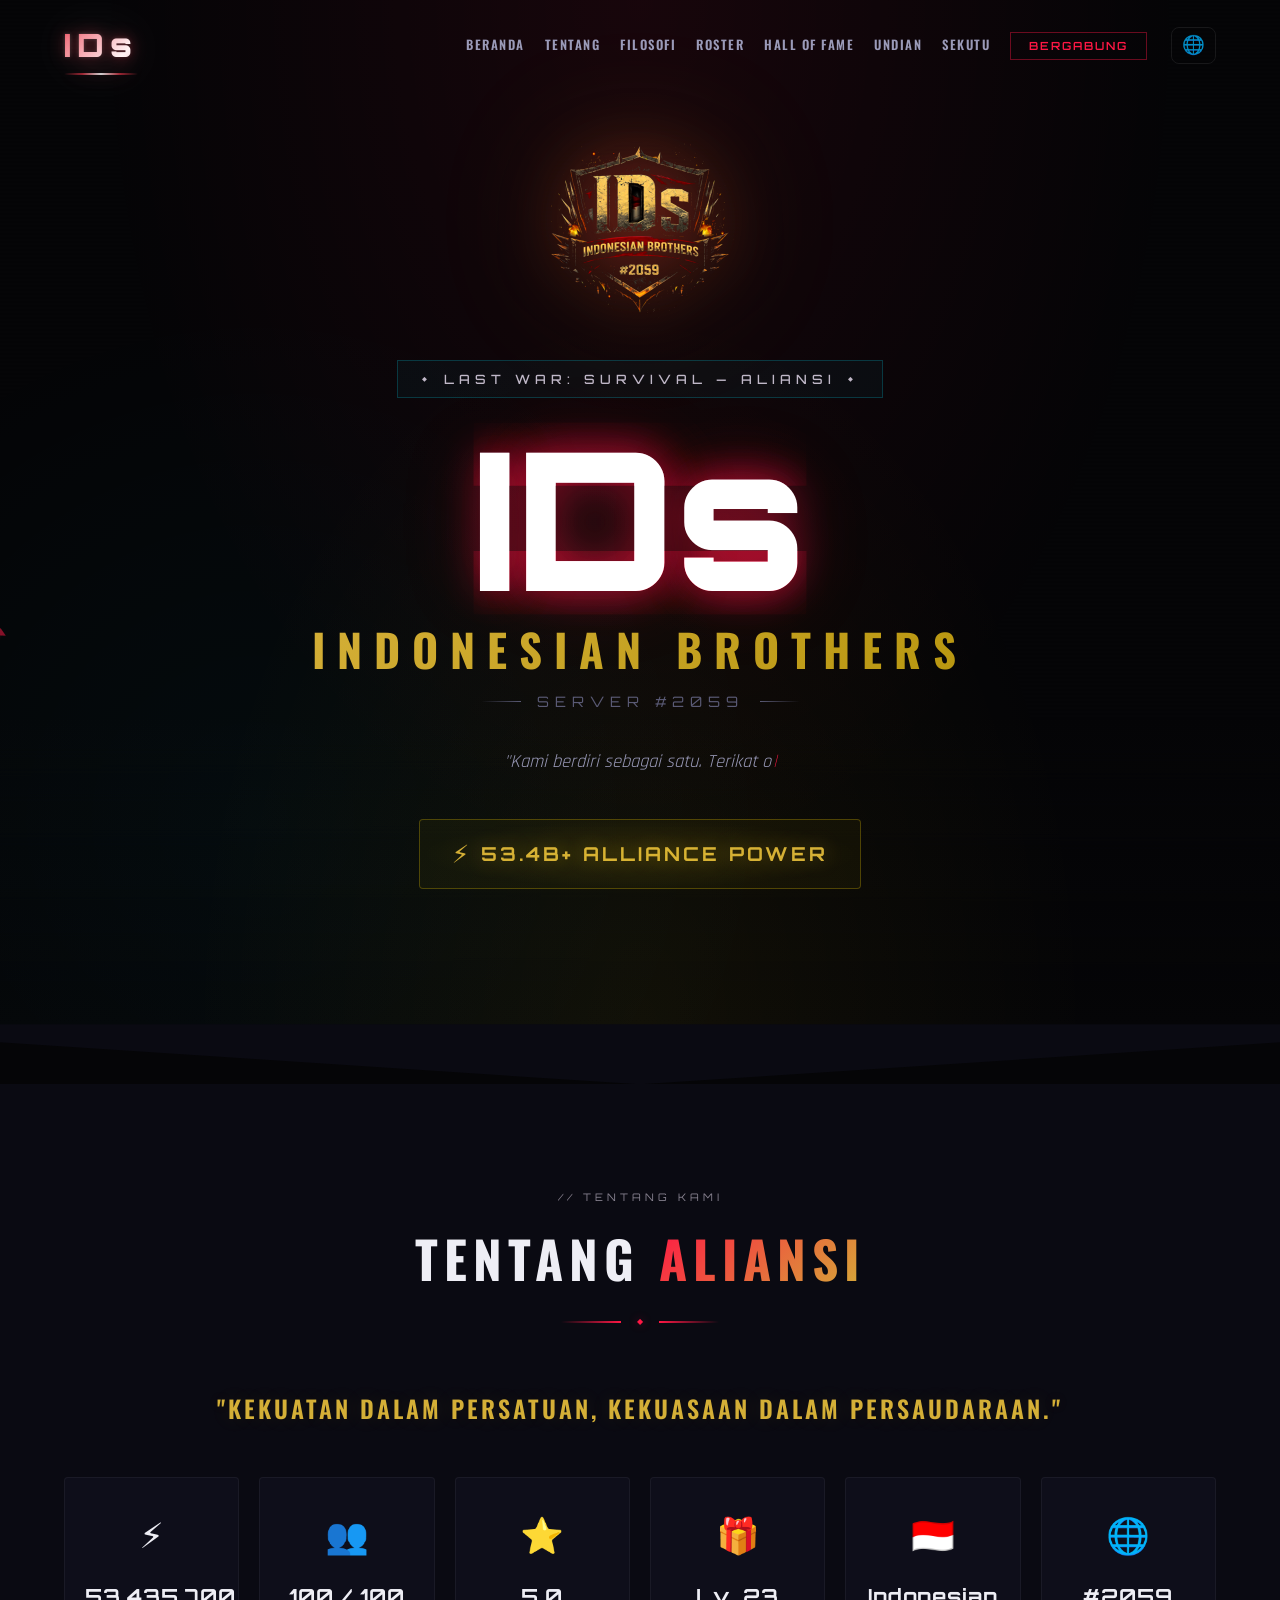
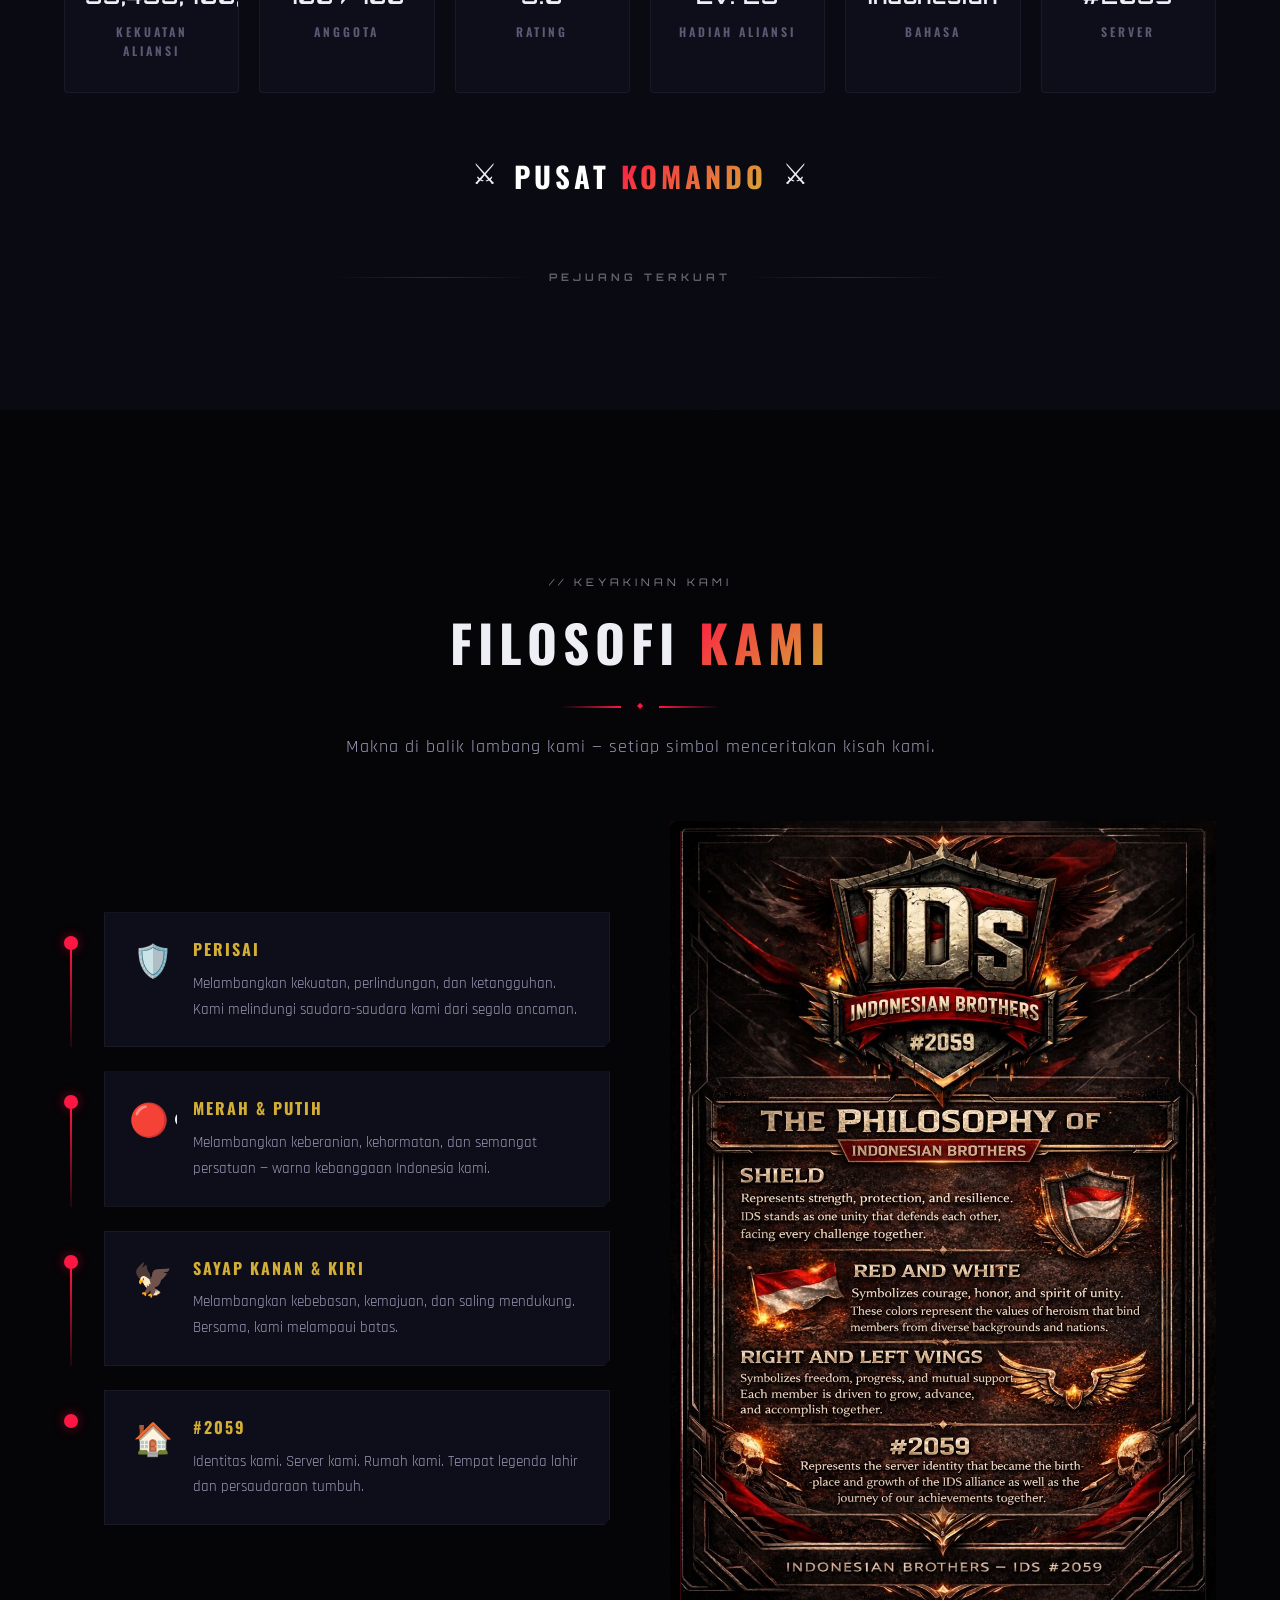
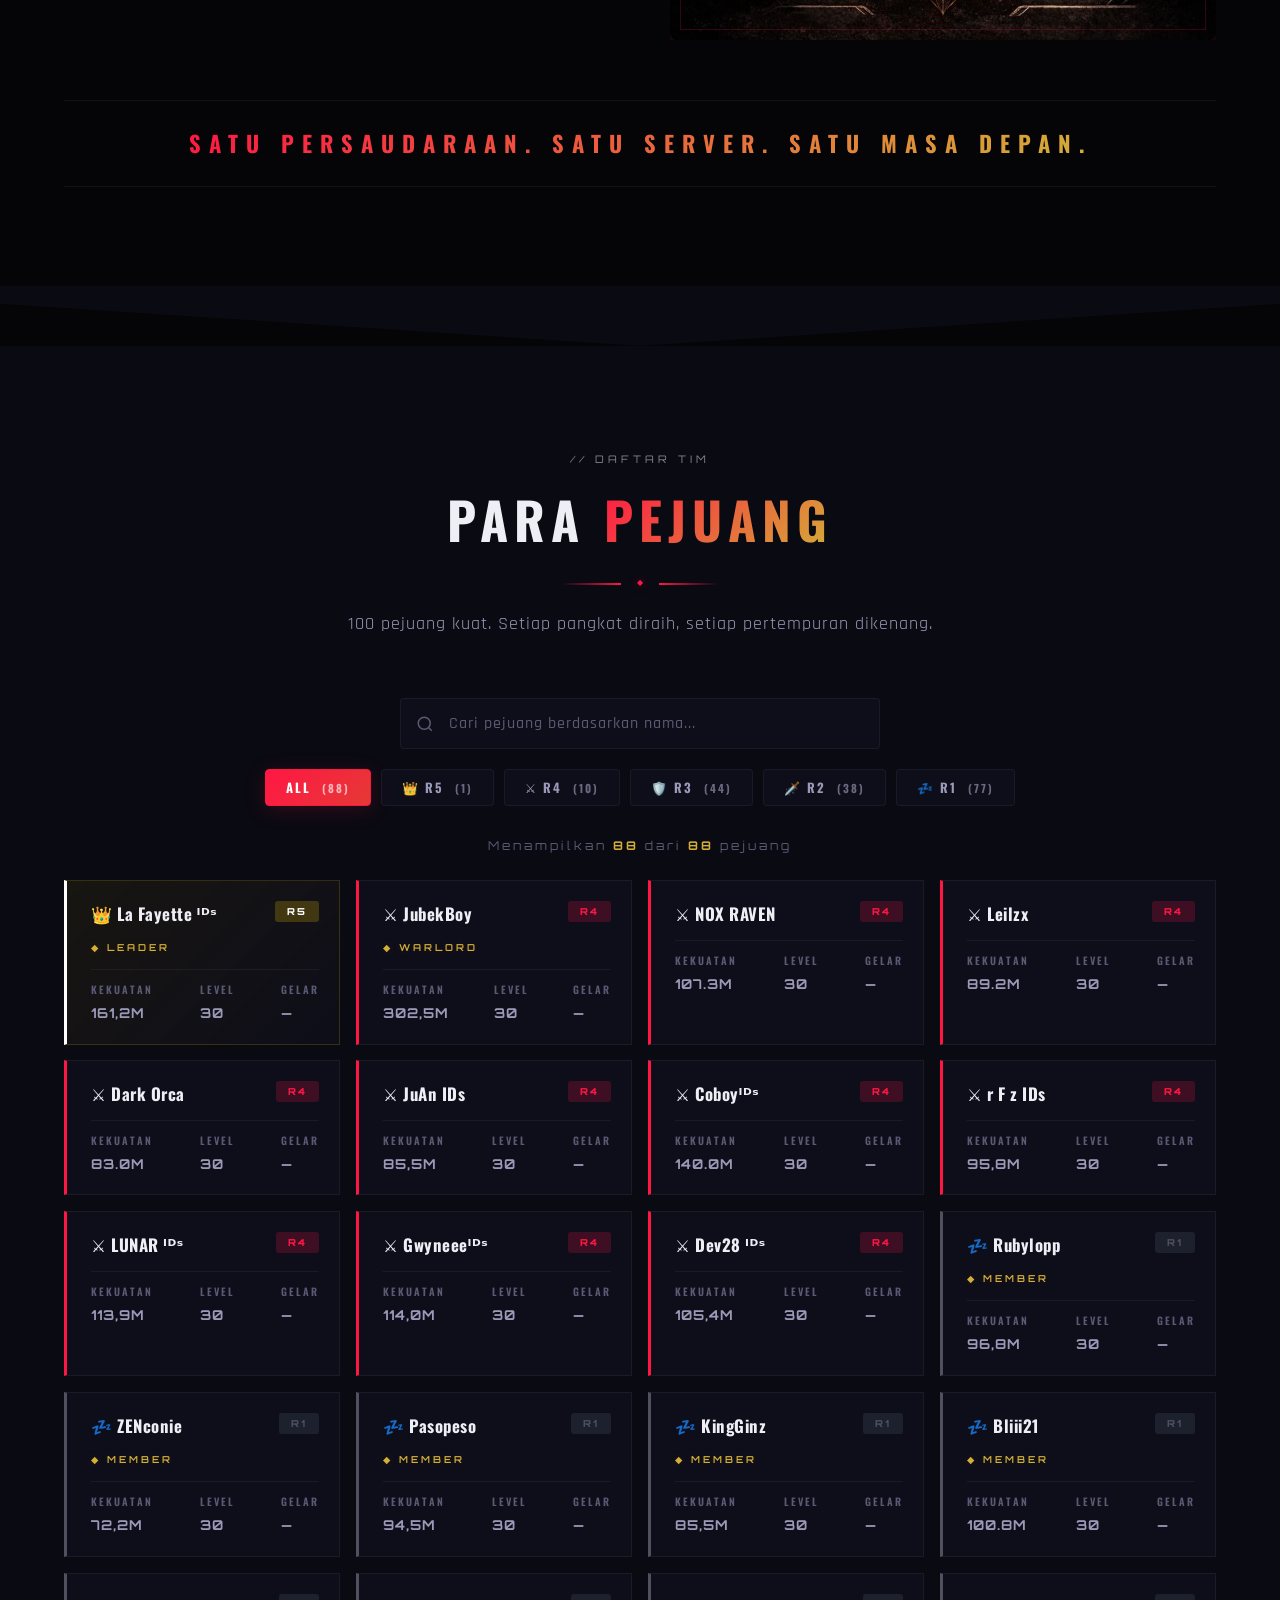
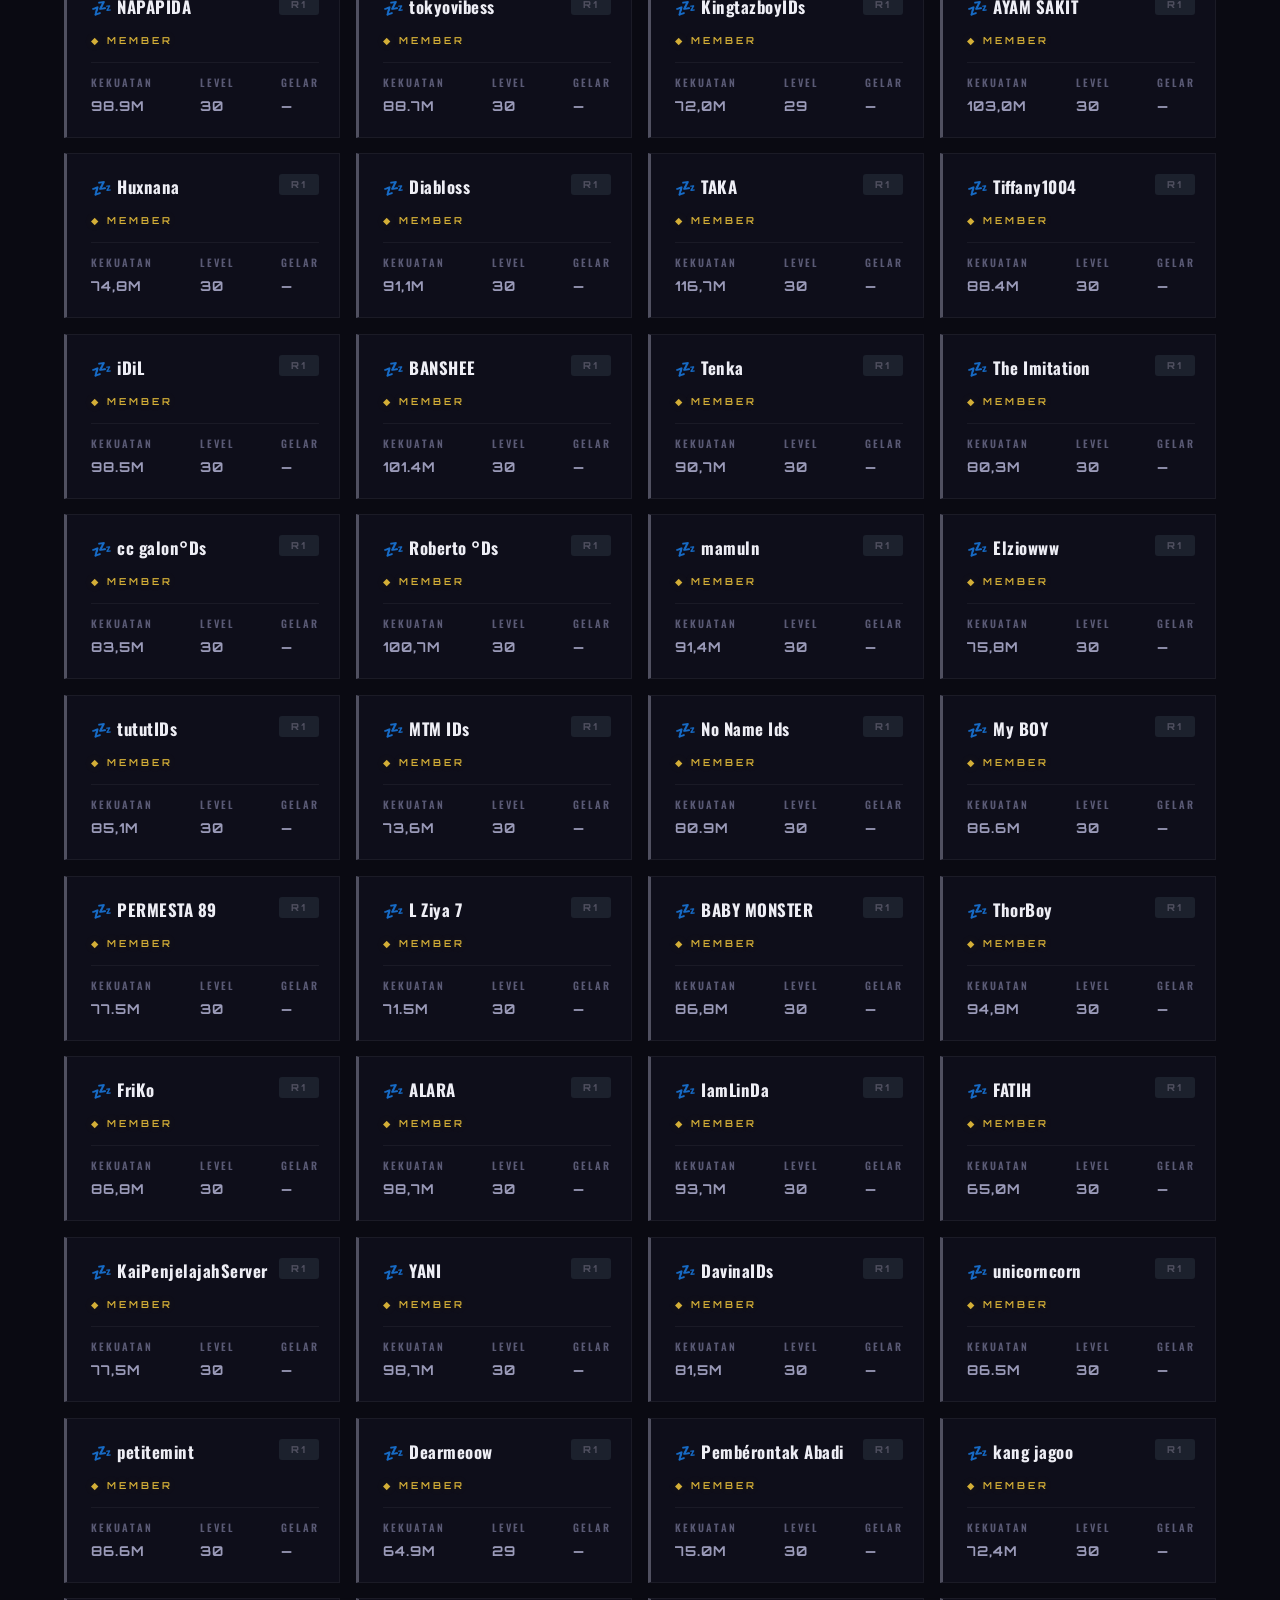
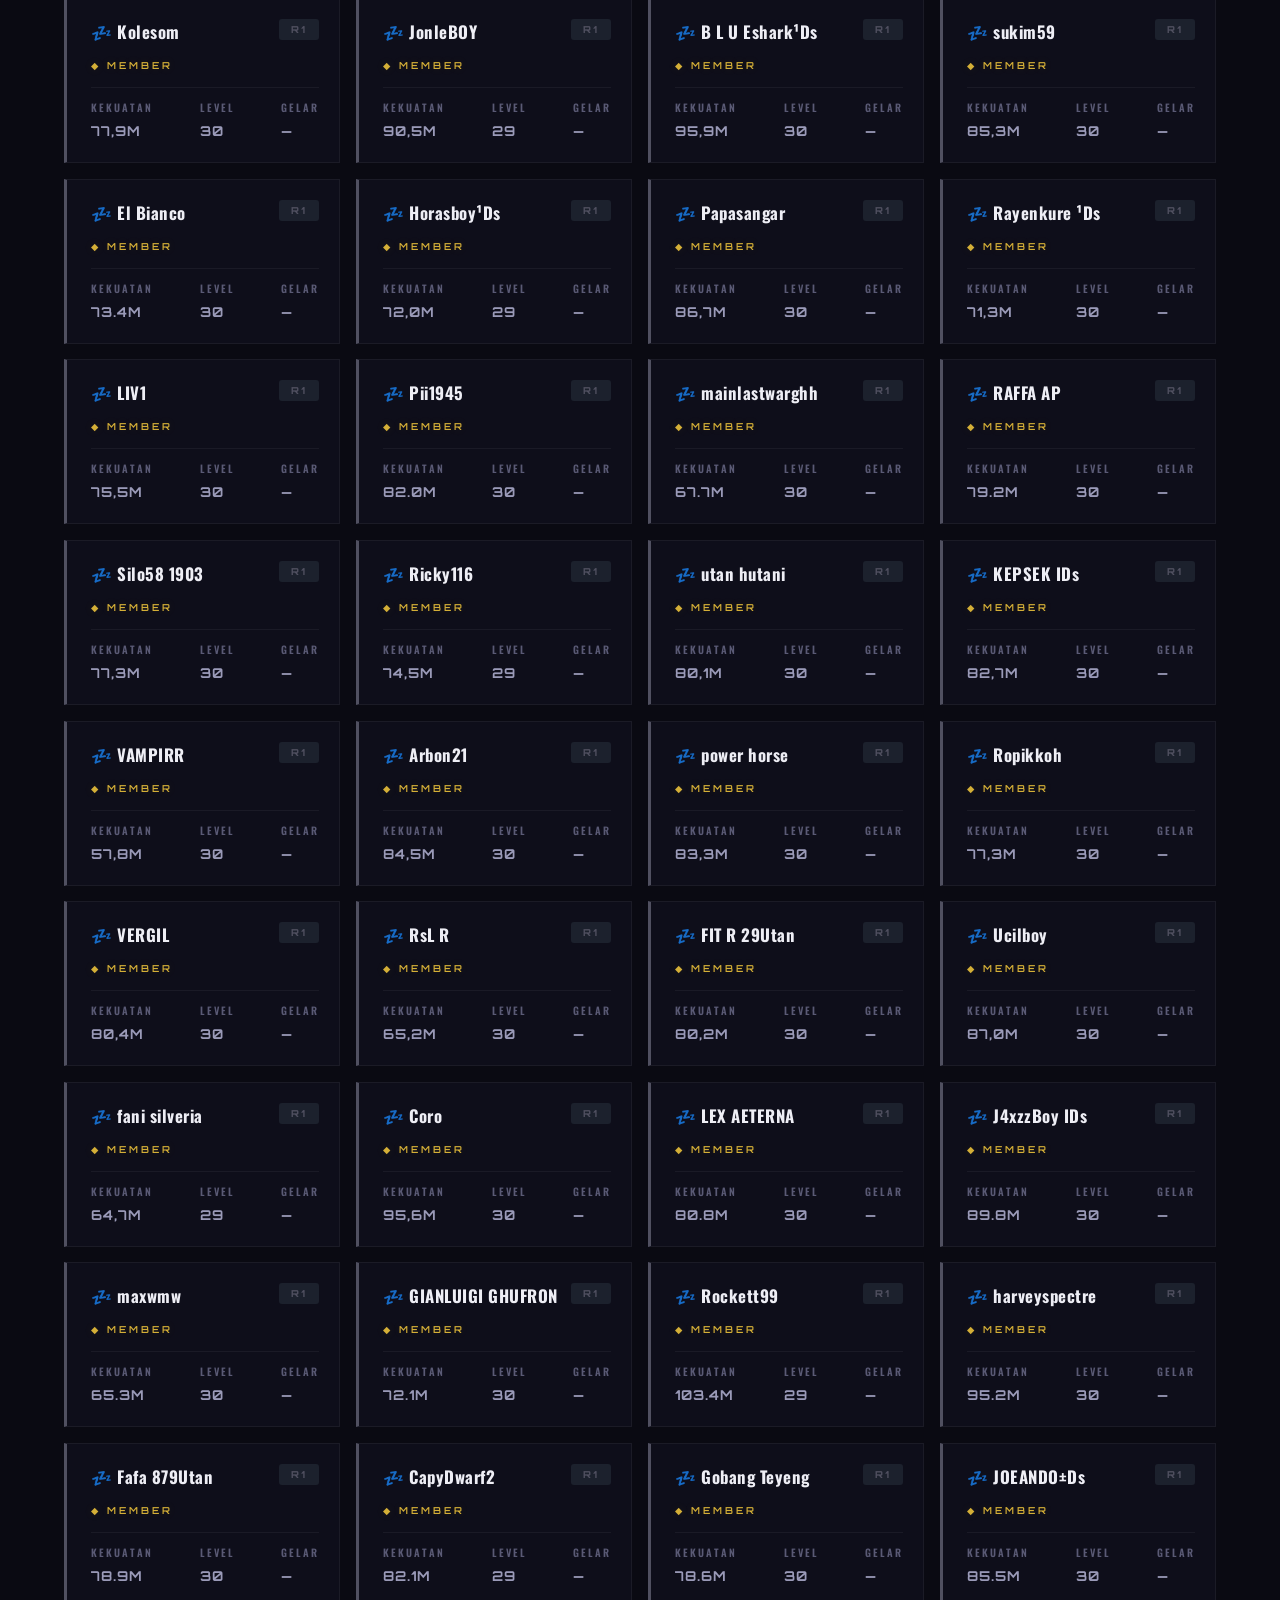
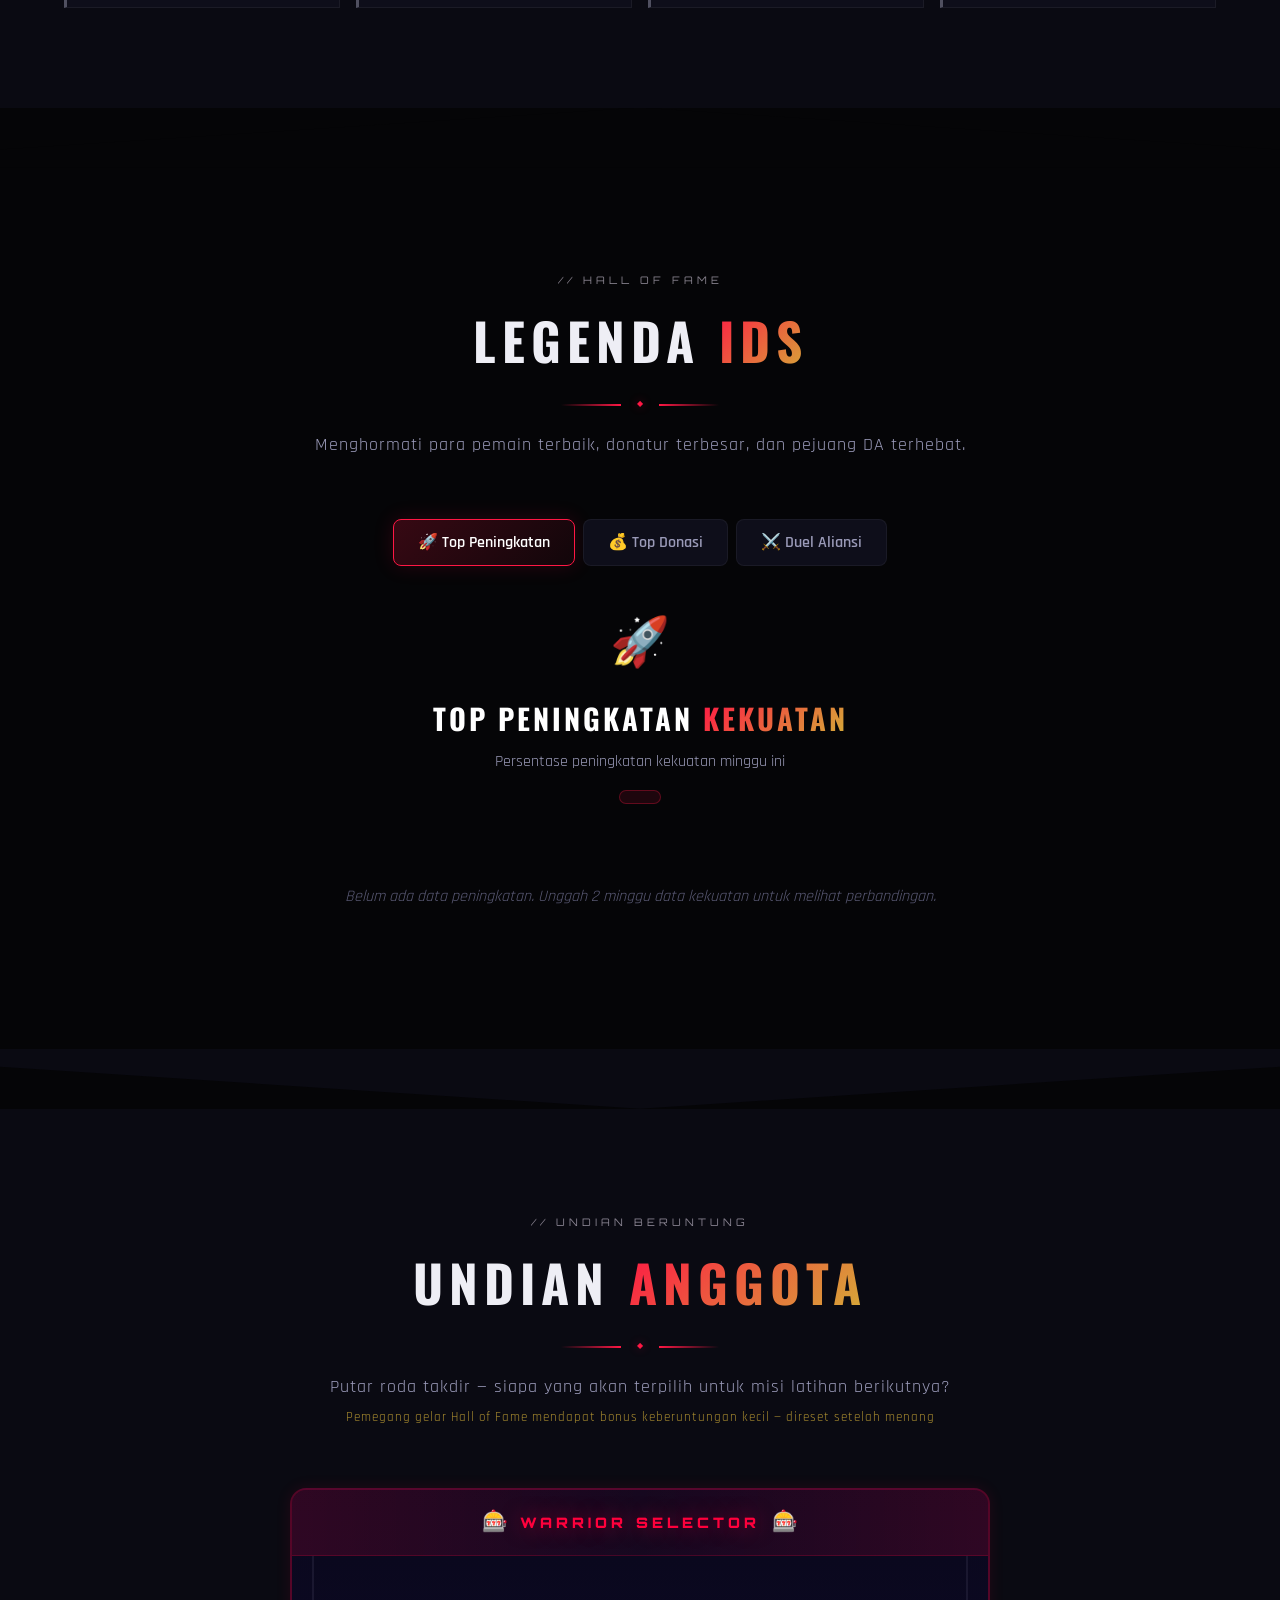
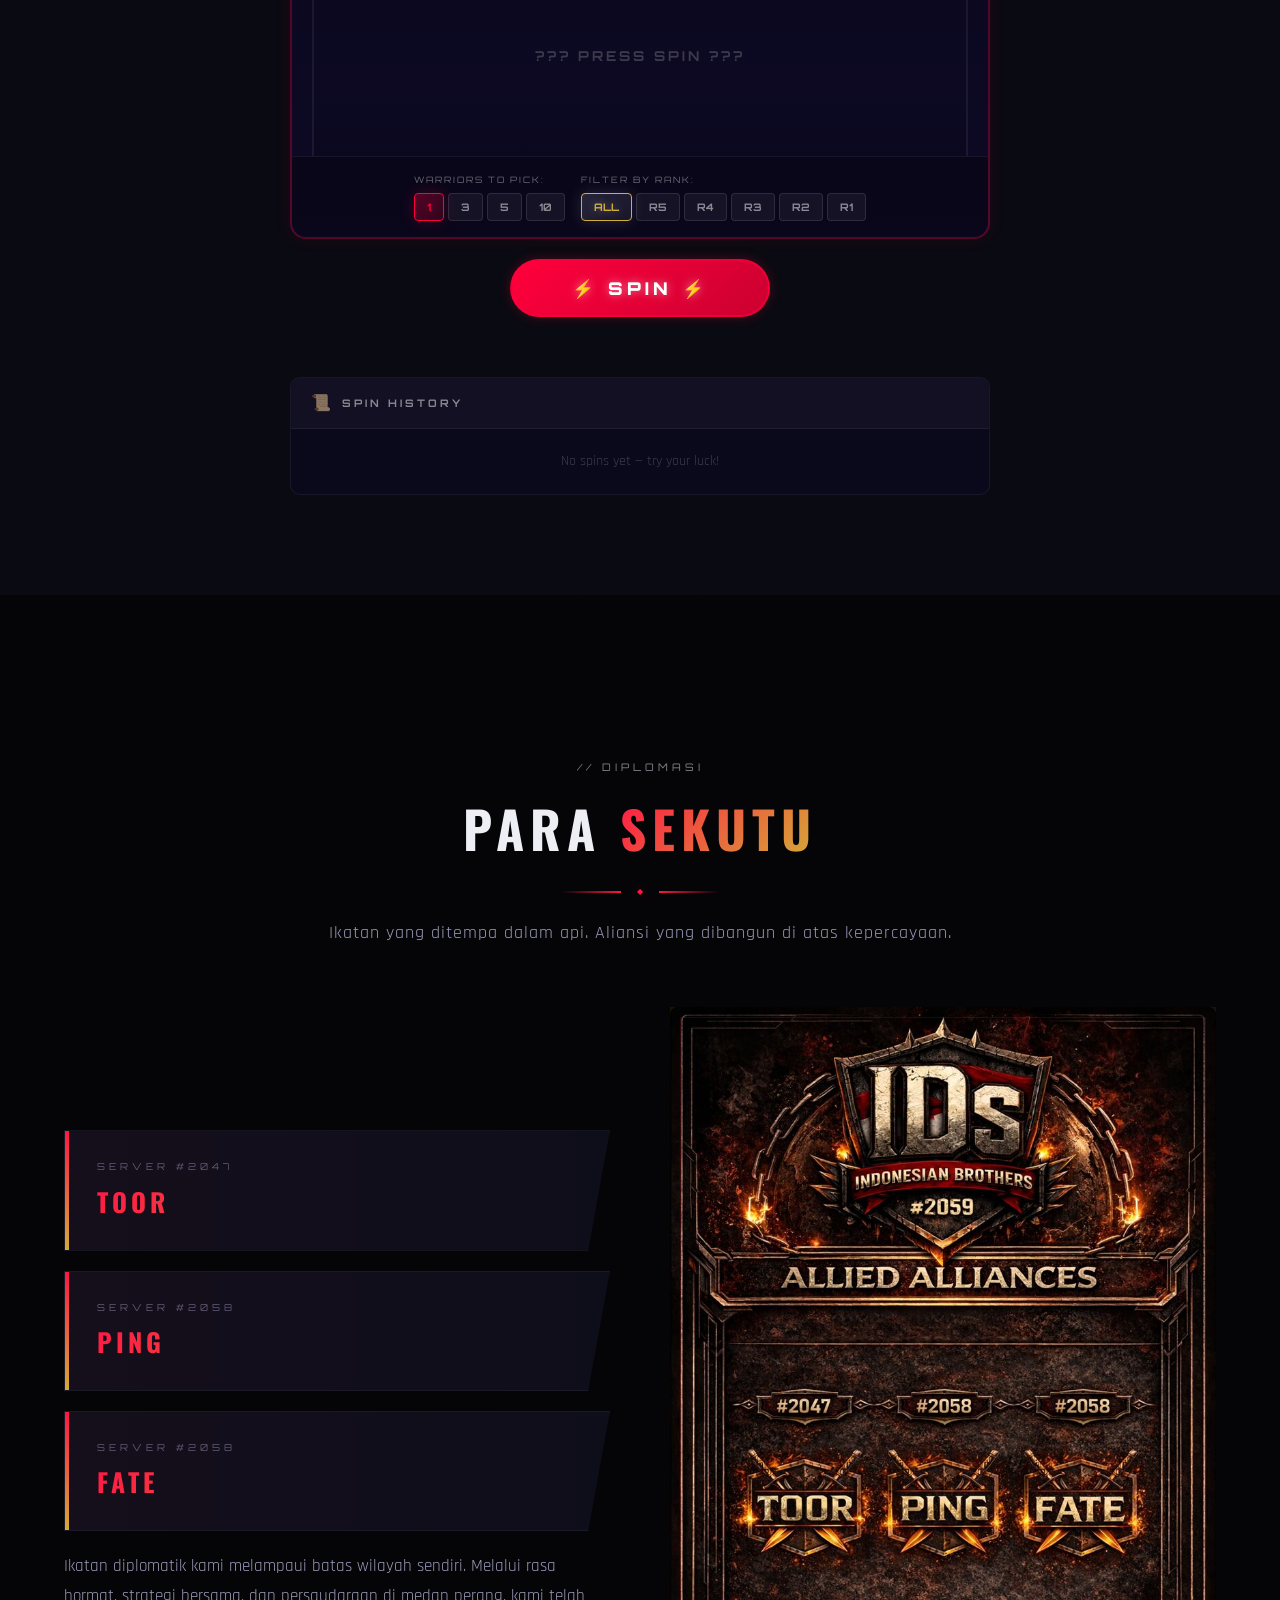
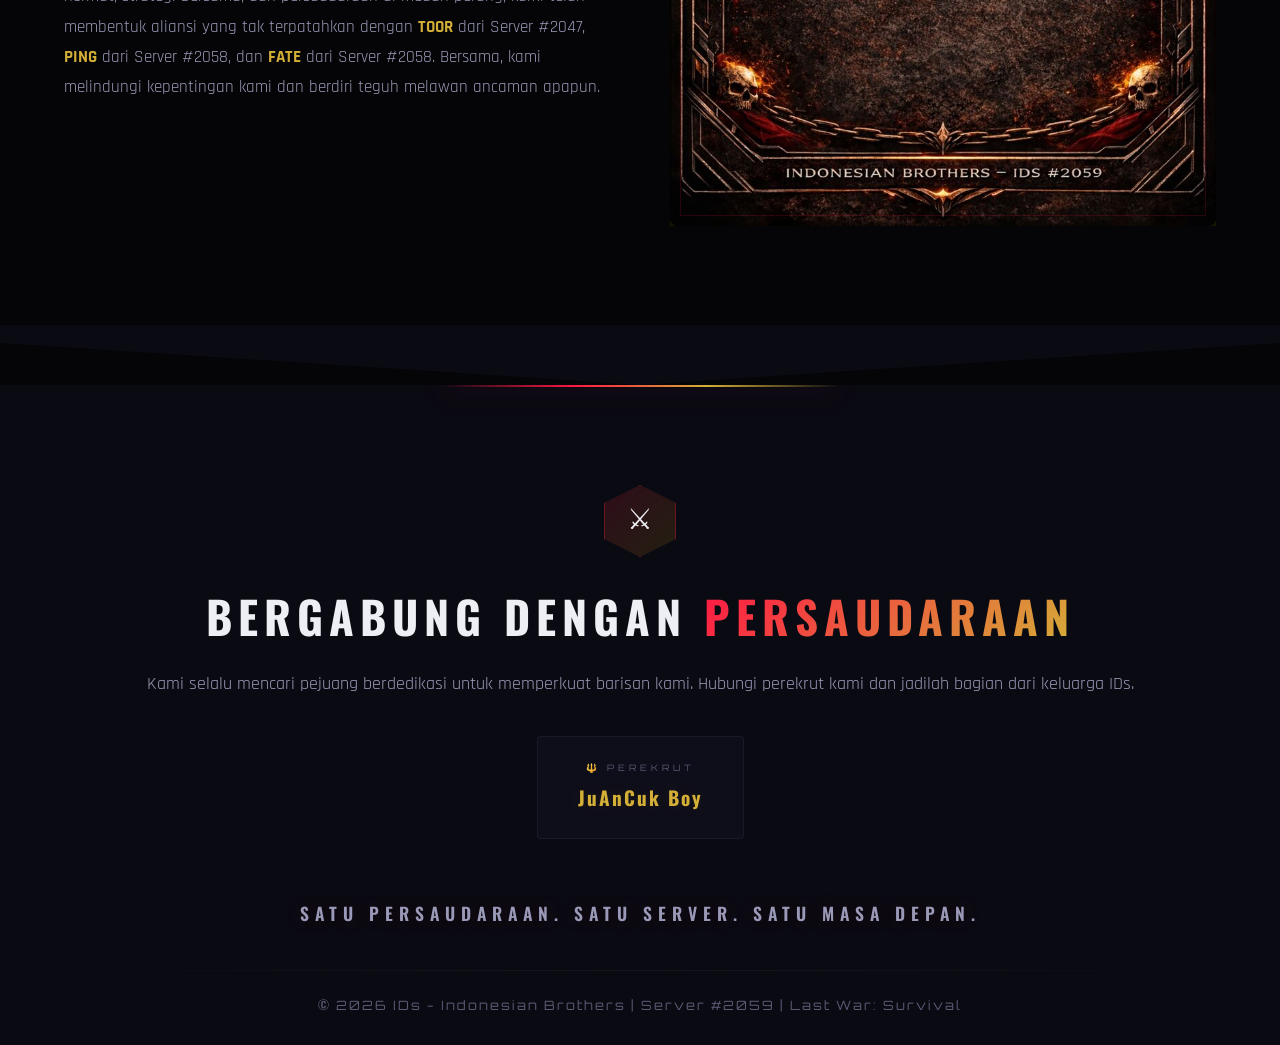
<file: index.html>
<!DOCTYPE html>
<html lang="en">
<head>
  <meta charset="UTF-8">
  <meta name="viewport" content="width=device-width, initial-scale=1.0, viewport-fit=cover">
  <meta name="theme-color" content="#050507">
  <title>IDs - Indonesian Brothers | Server #2059 | Last War: Survival</title>
  <meta name="description" content="Official website of IDs - Indonesian Brothers alliance from Last War: Survival, Server #2059. Strength in Unity, Power in Brotherhood.">
  <link rel="preconnect" href="https://fonts.googleapis.com">
  <link rel="preconnect" href="https://fonts.gstatic.com" crossorigin>
  <link href="https://fonts.googleapis.com/css2?family=Oswald:wght@400;600;700;800&family=Rajdhani:wght@400;500;600;700&family=Orbitron:wght@600;700;900&display=swap" rel="stylesheet">
  <link rel="stylesheet" href="styles.css">

  <script>
    // Suppress errors from browser extensions (e.g. MetaMask)
    window.addEventListener('unhandledrejection', function(e) {
      if (e && e.reason && typeof e.reason.message === 'string' &&
          (e.reason.message.includes('MetaMask') || e.reason.message.includes('chrome-extension'))) {
        e.preventDefault();
      }
    });
  </script>
</head>
<body>

  <!-- ============================================
       NAVBAR
       ============================================ -->
  <nav class="navbar" id="navbar">
    <div class="container nav-container">
      <a href="#hero" class="nav-brand">
        <span class="holo-logo" data-text="IDs">IDs</span>
      </a>
      <ul class="nav-links" id="nav-links">
        <li><a href="#hero" class="nav-link" data-i18n="nav_home">Home</a></li>
        <li><a href="#about" class="nav-link" data-i18n="nav_about">About</a></li>
        <li><a href="#philosophy" class="nav-link" data-i18n="nav_philosophy">Philosophy</a></li>
        <li><a href="#members" class="nav-link" data-i18n="nav_roster">Roster</a></li>
        <li><a href="#halloffame" class="nav-link" data-i18n="nav_halloffame">Hall of Fame</a></li>
        <li><a href="#train-lottery" class="nav-link" data-i18n="nav_lottery">Lottery</a></li>
        <li><a href="#allies" class="nav-link" data-i18n="nav_allies">Allies</a></li>
        <li><a href="#join" class="nav-link nav-link-cta" data-i18n="nav_join">Join Us</a></li>
        <li class="nav-lang-item">
          <button class="nav-lang-btn" id="lang-toggle">
            <span class="lang-globe">🌐</span>
            <span class="lang-current" id="lang-current">Indonesia</span>
            <span class="lang-arrow">▾</span>
          </button>
          <div class="nav-lang-dropdown" id="lang-dropdown">
            <button class="lang-option active" data-lang="id">🇮🇩 Indonesia</button>
            <button class="lang-option" data-lang="en">🇬🇧 English</button>
            <button class="lang-option" data-lang="zh-CN">🇨🇳 简体中文</button>
            <button class="lang-option" data-lang="zh-TW">🇹🇼 繁體中文</button>
            <button class="lang-option" data-lang="ja">🇯🇵 日本語</button>
            <button class="lang-option" data-lang="ko">🇰🇷 한국어</button>
            <button class="lang-option" data-lang="ms">🇲🇾 Bahasa Melayu</button>
            <button class="lang-option" data-lang="th">🇹🇭 ภาษาไทย</button>
            <button class="lang-option" data-lang="vi">🇻🇳 Tiếng Việt</button>
            <button class="lang-option" data-lang="hi">🇮🇳 हिन्दी</button>
            <button class="lang-option" data-lang="ar">🇸🇦 العربية</button>
            <button class="lang-option" data-lang="tr">🇹🇷 Türkçe</button>
            <button class="lang-option" data-lang="fr">🇫🇷 Français</button>
            <button class="lang-option" data-lang="es">🇪🇸 Español</button>
            <button class="lang-option" data-lang="de">🇩🇪 Deutsch</button>
            <button class="lang-option" data-lang="ru">🇷🇺 Русский</button>
            <button class="lang-option" data-lang="pt">🇧🇷 Português</button>
          </div>
        </li>
      </ul>

      <button class="nav-toggle" id="nav-toggle" aria-label="Toggle navigation menu" aria-expanded="false">
        <span></span>
        <span></span>
        <span></span>
      </button>
    </div>
  </nav>

  <!-- Mobile Nav Overlay -->
  <div class="mobile-nav-overlay" id="mobile-nav-overlay"></div>

  <!-- ============================================
       HERO SECTION
       ============================================ -->
  <section id="hero" class="hero">
    <canvas id="hero-canvas" class="hero-canvas"></canvas>
    <div class="hero-scanlines"></div>
    <div class="hero-gradient-overlay"></div>

    <div class="hero-content">
      <div class="hero-emblem">
        <img src="assets/philosophy.png" alt="IDs Indonesian Brothers Emblem" class="hero-emblem-img">
      </div>

      <div class="hero-tag">
        <span class="tag-diamond">◆</span>
        <span data-i18n="hero_tag">LAST WAR: SURVIVAL — ALLIANCE</span>
        <span class="tag-diamond">◆</span>
      </div>

      <h1 class="hero-title">
        <span class="glitch" data-text="IDs">IDs</span>
      </h1>
      <div class="hero-subtitle">INDONESIAN BROTHERS</div>
      <div class="hero-server notranslate">
        <span class="server-line"></span>
        SERVER #2059
        <span class="server-line"></span>
      </div>

      <p class="hero-slogan" id="hero-slogan"><span class="hero-slogan-cursor" id="slogan-cursor">|</span></p>

      <div class="hero-power">
        <div class="power-glow"></div>
        <span class="power-icon">⚡</span>
        <span class="power-text notranslate" id="hero-alliance-power">⏳ Loading...</span>
      </div>

    </div>
  </section>

  <!-- Angular Divider -->
  <div class="section-angle angle-down"></div>

  <!-- ============================================
       ABOUT / STATS SECTION
       ============================================ -->
  <section id="about" class="section section-dark">
    <div class="container">
      <div class="section-header reveal">
        <span class="section-tag" data-i18n="section_tag_about">// ABOUT US</span>
        <h2 class="section-title"><span data-i18n="section_title_about_pre">ABOUT THE</span> <span class="text-accent" data-i18n="section_title_about_accent">ALLIANCE</span></h2>
        <div class="section-divider">
          <span class="divider-line"></span>
          <span class="divider-diamond">◆</span>
          <span class="divider-line"></span>
        </div>
      </div>

      <p class="about-motto reveal" data-i18n="about_motto">"Strength in Unity, Power in Brotherhood."</p>

      <div class="stats-grid">
        <div class="stat-card reveal" data-delay="0">
          <div class="stat-card-border"></div>
          <div class="stat-icon">⚡</div>
          <div class="stat-value counter notranslate" id="stat-alliance-power" data-target="0" data-suffix="" data-format="comma">0</div>
          <div class="stat-label" data-i18n="stat_label_power">ALLIANCE POWER</div>
        </div>
        <div class="stat-card reveal" data-delay="100">
          <div class="stat-card-border"></div>
          <div class="stat-icon">👥</div>
          <div class="stat-value notranslate"><span class="counter" data-target="100" data-suffix="" data-format="plain">0</span> / 100</div>
          <div class="stat-label" data-i18n="stat_label_members">MEMBERS</div>
        </div>
        <div class="stat-card reveal" data-delay="200">
          <div class="stat-card-border"></div>
          <div class="stat-icon">⭐</div>
          <div class="stat-value notranslate"><span class="counter" data-target="5.0" data-suffix="" data-format="decimal">0</span></div>
          <div class="stat-label" data-i18n="stat_label_rating">RATING</div>
        </div>
        <div class="stat-card reveal" data-delay="300">
          <div class="stat-card-border"></div>
          <div class="stat-icon">🎁</div>
          <div class="stat-value notranslate">Lv. <span class="counter" data-target="23" data-suffix="" data-format="plain">0</span></div>
          <div class="stat-label" data-i18n="stat_label_gifts">ALLIANCE GIFTS</div>
        </div>
        <div class="stat-card reveal" data-delay="400">
          <div class="stat-card-border"></div>
          <div class="stat-icon">🇮🇩</div>
          <div class="stat-value notranslate">Indonesian</div>
          <div class="stat-label" data-i18n="stat_label_language">LANGUAGE</div>
        </div>
        <div class="stat-card reveal" data-delay="500">
          <div class="stat-card-border"></div>
          <div class="stat-icon">🌐</div>
          <div class="stat-value notranslate">#<span class="counter" data-target="2059" data-suffix="" data-format="plain">0</span></div>
          <div class="stat-label" data-i18n="stat_label_server">SERVER</div>
        </div>
      </div>

      <!-- TOP POWER LEADERBOARD -->
      <div class="top-power-section reveal">
        <div class="top-power-header">
          <span class="top-power-icon">⚔️</span>
          <h3 class="top-power-title"><span data-i18n="cmd_title_pre">COMMAND</span> <span class="text-accent" data-i18n="cmd_title_accent">CENTER</span></h3>
          <span class="top-power-icon">⚔️</span>
        </div>

        <!-- Featured Duo: King & Leader -->
        <div class="featured-duo" id="featured-duo">
          <!-- Rendered by JavaScript -->
        </div>

        <!-- Other Role Cards -->
        <div class="role-cards-section" id="role-cards">
          <!-- Rendered by JavaScript -->
        </div>

        <div class="top-power-divider">
          <span class="divider-line"></span>
          <span class="divider-label" data-i18n="top_power_warriors">TOP POWER WARRIORS</span>
          <span class="divider-line"></span>
        </div>

        <div class="top-power-leaderboard" id="top-power-leaderboard">
          <!-- Rendered by JavaScript -->
        </div>
      </div>
    </div>
  </section>

  <!-- Angular Divider -->
  <div class="section-angle angle-up"></div>

  <!-- ============================================
       PHILOSOPHY SECTION
       ============================================ -->
  <section id="philosophy" class="section section-darker">
    <div class="container">
      <div class="section-header reveal">
        <span class="section-tag" data-i18n="section_tag_philosophy">// OUR CREED</span>
        <h2 class="section-title"><span data-i18n="section_title_philosophy_pre">OUR</span> <span class="text-accent" data-i18n="section_title_philosophy_accent">PHILOSOPHY</span></h2>
        <div class="section-divider">
          <span class="divider-line"></span>
          <span class="divider-diamond">◆</span>
          <span class="divider-line"></span>
        </div>
        <p class="section-subtitle" data-i18n="section_subtitle_philosophy">The meaning behind our emblem — every symbol tells our story.</p>
      </div>

      <div class="philosophy-content">
        <div class="philosophy-timeline reveal-left">
          <div class="timeline-item">
            <div class="timeline-dot"></div>
            <div class="timeline-connector"></div>
            <div class="timeline-card">
              <div class="timeline-icon">🛡️</div>
              <div class="timeline-body">
                <h3 class="timeline-title" data-i18n="timeline_shield">THE SHIELD</h3>
                <p class="timeline-desc" data-i18n="timeline_shield_desc">Represents strength, protection, and resilience. We guard our brothers and sisters against any threat.</p>
              </div>
            </div>
          </div>
          <div class="timeline-item">
            <div class="timeline-dot"></div>
            <div class="timeline-connector"></div>
            <div class="timeline-card">
              <div class="timeline-icon">🔴⚪</div>
              <div class="timeline-body">
                <h3 class="timeline-title" data-i18n="timeline_redwhite">RED &amp; WHITE</h3>
                <p class="timeline-desc" data-i18n="timeline_redwhite_desc">Symbolizes courage, honor, and the spirit of unity — the colors of our Indonesian pride.</p>
              </div>
            </div>
          </div>
          <div class="timeline-item">
            <div class="timeline-dot"></div>
            <div class="timeline-connector"></div>
            <div class="timeline-card">
              <div class="timeline-icon">🦅</div>
              <div class="timeline-body">
                <h3 class="timeline-title" data-i18n="timeline_wings">RIGHT &amp; LEFT WINGS</h3>
                <p class="timeline-desc" data-i18n="timeline_wings_desc">Symbolizes freedom, progress, and mutual support. Together, we soar beyond limits.</p>
              </div>
            </div>
          </div>
          <div class="timeline-item">
            <div class="timeline-dot"></div>
            <div class="timeline-card">
              <div class="timeline-icon">🏠</div>
              <div class="timeline-body">
                <h3 class="timeline-title">#2059</h3>
                <p class="timeline-desc" data-i18n="timeline_2059_desc">Our identity. Our server. Our home. Where legends are born and brotherhood thrives.</p>
              </div>
            </div>
          </div>
        </div>
        <div class="philosophy-image reveal-right">
          <div class="philosophy-frame">
            <img src="assets/alliance-info.jpeg" alt="The Philosophy of Indonesian Brothers" loading="lazy">
            <div class="philosophy-frame-border"></div>
          </div>
        </div>
      </div>

      <div class="philosophy-tagline reveal">
        <span class="tagline-text" data-i18n="philosophy_tagline">ONE BROTHERHOOD. ONE SERVER. ONE FUTURE.</span>
      </div>
    </div>
  </section>

  <!-- Angular Divider -->
  <div class="section-angle angle-down"></div>

  <!-- ============================================
       MEMBERS / ROSTER SECTION
       ============================================ -->
  <section id="members" class="section section-dark">
    <div class="container">
      <div class="section-header reveal">
        <span class="section-tag" data-i18n="section_tag_roster">// TEAM ROSTER</span>
        <h2 class="section-title"><span data-i18n="section_title_roster_pre">OUR</span> <span class="text-accent" data-i18n="section_title_roster_accent">WARRIORS</span></h2>
        <div class="section-divider">
          <span class="divider-line"></span>
          <span class="divider-diamond">◆</span>
          <span class="divider-line"></span>
        </div>
        <p class="section-subtitle" data-i18n="section_subtitle_roster">100 strong. Every rank earned, every battle remembered.</p>
      </div>

      <div class="members-controls reveal">
        <div class="search-bar">
          <span class="search-icon">
            <svg width="18" height="18" viewBox="0 0 24 24" fill="none" stroke="currentColor" stroke-width="2"><circle cx="11" cy="11" r="8"/><path d="m21 21-4.35-4.35"/></svg>
          </span>
          <input type="text" id="member-search" placeholder="Search warriors by name..." data-i18n-ph="search_placeholder" autocomplete="off">
          <span class="search-glow"></span>
        </div>
        <div class="filter-tabs">
          <button class="filter-btn active" data-rank="All">ALL <span class="count">(100)</span></button>
          <button class="filter-btn" data-rank="R5">👑 R5 <span class="count">(1)</span></button>
          <button class="filter-btn" data-rank="R4">⚔️ R4 <span class="count">(10)</span></button>
          <button class="filter-btn" data-rank="R3">🛡️ R3 <span class="count">(44)</span></button>
          <button class="filter-btn" data-rank="R2">🗡️ R2 <span class="count">(38)</span></button>
          <button class="filter-btn" data-rank="R1">💤 R1 <span class="count">(7)</span></button>
        </div>
      </div>

      <div class="member-count-display" id="member-count">
        Showing <span>100</span> of <span>100</span> warriors
      </div>

      <div class="members-grid" id="members-grid">
        <!-- Rendered by JavaScript -->
      </div>
    </div>
  </section>


  <!-- ============================================
       HALL OF FAME SECTION  
       ============================================ -->
  <div class="section-angle angle-up"></div>
  
  <section id="halloffame" class="section section-darker">
    <div class="container">
      <div class="section-header reveal">
        <span class="section-tag" data-i18n="section_tag_halloffame">// HALL OF FAME</span>
        <h2 class="section-title"><span data-i18n="section_title_halloffame_pre">LEGENDS OF</span> <span class="text-accent notranslate">IDs</span></h2>
        <div class="section-divider">
          <span class="divider-line"></span>
          <span class="divider-diamond">◆</span>
          <span class="divider-line"></span>
        </div>
        <p class="section-subtitle" data-i18n="section_subtitle_halloffame">Honoring our top performers, biggest donors, and fiercest DA warriors.</p>
      </div>

      <!-- HoF Tabs -->
      <div class="hof-tabs reveal">
        <button class="hof-tab active" data-hof="improve" data-i18n="hof_tab_improve">🚀 Top Improve</button>
        <button class="hof-tab" data-hof="donation" data-i18n="hof_tab_donation">💰 Top Donation</button>
        <button class="hof-tab" data-hof="duel" data-i18n="hof_tab_duel">⚔️ Duel Aliansi</button>
      </div>

      <!-- Tab: Top Improve -->
      <div class="hof-panel active" id="hof-improve">
        <div class="hof-improve-container reveal">
          <div class="hof-improve-header">
            <div class="hof-improve-icon">🚀</div>
            <h3 class="hof-improve-title"><span data-i18n="hof_improve_title_pre">TOP POWER</span> <span class="text-accent" data-i18n="hof_improve_title_accent">IMPROVE</span></h3>
            <p class="hof-improve-subtitle" data-i18n="hof_improve_subtitle">Persentase kenaikan power minggu ini</p>
            <div class="hof-improve-week" id="hof-improve-week"></div>
          </div>
          <div class="hof-improve-leaderboard" id="hof-improve-leaderboard">
            <div class="hof-improve-loading">
              <div class="hof-improve-spinner"></div>
              <span data-i18n="hof_loading">Memuat data...</span>
            </div>
          </div>
        </div>
      </div>

      <!-- Tab: Top Donation -->
      <div class="hof-panel" id="hof-donation">
        <div class="hof-leaderboard-container reveal">
          <div class="hof-lb-header">
            <span class="hof-lb-icon">💰</span>
            <div>
              <h3 class="hof-lb-title" data-i18n="hof_donation_title">Top Donasi</h3>
              <p class="hof-lb-week" id="hof-donation-week">📅 Loading...</p>
            </div>
          </div>
          <div class="hof-lb-list" id="hof-donation-leaderboard">
            <div class="hof-lb-loading">Loading data...</div>
          </div>
        </div>
      </div>

      <!-- Tab: Duel Aliansi -->
      <div class="hof-panel" id="hof-duel">
        <div class="hof-leaderboard-container reveal">
          <div class="hof-lb-header">
            <span class="hof-lb-icon">⚔️</span>
            <div>
              <h3 class="hof-lb-title" data-i18n="hof_duel_title">Duel Aliansi</h3>
              <p class="hof-lb-week" id="hof-duel-week">📅 Loading...</p>
            </div>
          </div>
          <div class="hof-lb-list" id="hof-duel-leaderboard">
            <div class="hof-lb-loading">Loading data...</div>
          </div>
        </div>
      </div>
    </div>
  </section>

  <div class="section-angle angle-down"></div>

  <!-- ============================================
       TRAIN LOTTERY SECTION
       ============================================ -->
  <section id="train" class="section section-dark">
    <div class="container">
      <div class="section-header reveal" id="train-lottery">
        <span class="section-tag" data-i18n="section_tag_lottery">// LUCKY DRAW</span>
        <h2 class="section-title"><span data-i18n="section_title_lottery_pre">MEMBER</span> <span class="text-accent" data-i18n="section_title_lottery_accent">LOTTERY</span></h2>
        <div class="section-divider">
          <span class="divider-line"></span>
          <span class="divider-diamond">◆</span>
          <span class="divider-line"></span>
        </div>
        <p class="section-subtitle" data-i18n="section_subtitle_lottery">Spin the wheel of fate — who will be chosen for the next training mission?</p>
        <p class="lottery-hof-info" data-i18n="lottery_hof_info">🏆 Hall of Fame title holders receive a <strong>small luck bonus</strong> — resets after winning</p>
      </div>

      <div class="train-lottery-container reveal">
        <!-- Slot Machine Display -->
        <div class="slot-machine notranslate">
          <div class="slot-frame">
            <div class="slot-glow"></div>
            <div class="slot-header">
              <span class="slot-icon">🎰</span>
              <span class="slot-title">WARRIOR SELECTOR</span>
              <span class="slot-icon">🎰</span>
            </div>
            <div class="slot-window">
              <div class="slot-reel" id="slot-reel">
                <div class="slot-item slot-placeholder">??? PRESS SPIN ???</div>
              </div>
            </div>
            <div class="slot-footer">
              <div class="slot-count-selector">
                <label class="slot-label">Warriors to pick:</label>
                <div class="slot-count-btns">
                  <button class="slot-count-btn active" data-count="1">1</button>
                  <button class="slot-count-btn" data-count="3">3</button>
                  <button class="slot-count-btn" data-count="5">5</button>
                  <button class="slot-count-btn" data-count="10">10</button>
                </div>
              </div>
              <div class="slot-rank-filter">
                <label class="slot-label">Filter by rank:</label>
                <div class="slot-rank-btns">
                  <button class="slot-rank-btn active" data-rank="All">ALL</button>
                  <button class="slot-rank-btn" data-rank="R5">R5</button>
                  <button class="slot-rank-btn" data-rank="R4">R4</button>
                  <button class="slot-rank-btn" data-rank="R3">R3</button>
                  <button class="slot-rank-btn" data-rank="R2">R2</button>
                  <button class="slot-rank-btn" data-rank="R1">R1</button>
                </div>
              </div>
            </div>
          </div>
          <button class="spin-btn" id="spin-btn">
            <span class="spin-btn-text">⚡ SPIN ⚡</span>
            <span class="spin-btn-glow"></span>
          </button>
        </div>

        <!-- Results Display -->
        <div class="lottery-results notranslate" id="lottery-results">
          <!-- Filled by JS -->
        </div>

        <!-- History -->
        <div class="lottery-history notranslate" id="lottery-history">
          <div class="history-header">
            <span class="history-icon">📜</span>
            <span>SPIN HISTORY</span>
          </div>
          <div class="history-list" id="history-list">
            <div class="history-empty">No spins yet — try your luck!</div>
          </div>
        </div>
      </div>
    </div>
  </section>

  <!-- Angular Divider -->
  <div class="section-angle angle-up"></div>

  <!-- ============================================
       ALLIES SECTION
       ============================================ -->
  <section id="allies" class="section section-darker">
    <div class="container">
      <div class="section-header reveal">
        <span class="section-tag" data-i18n="section_tag_allies">// DIPLOMACY</span>
        <h2 class="section-title"><span data-i18n="section_title_allies_pre">OUR</span> <span class="text-accent" data-i18n="section_title_allies_accent">ALLIES</span></h2>
        <div class="section-divider">
          <span class="divider-line"></span>
          <span class="divider-diamond">◆</span>
          <span class="divider-line"></span>
        </div>
        <p class="section-subtitle" data-i18n="section_subtitle_allies">Bonds forged in fire. Alliances built on trust.</p>
      </div>

      <div class="allies-content">
        <div class="allies-info reveal-left">
          <div class="ally-banner">
            <div class="ally-banner-accent"></div>
            <div class="ally-banner-content">
              <div class="ally-server notranslate">SERVER #2047</div>
              <div class="ally-name notranslate">TOOR</div>
            </div>
            <div class="ally-banner-glow"></div>
          </div>
          <div class="ally-banner">
            <div class="ally-banner-accent"></div>
            <div class="ally-banner-content">
              <div class="ally-server notranslate">SERVER #2058</div>
              <div class="ally-name notranslate">PING</div>
            </div>
            <div class="ally-banner-glow"></div>
          </div>
          <div class="ally-banner">
            <div class="ally-banner-accent"></div>
            <div class="ally-banner-content">
              <div class="ally-server notranslate">SERVER #2058</div>
              <div class="ally-name notranslate">FATE</div>
            </div>
            <div class="ally-banner-glow"></div>
          </div>
          <p class="allies-description" data-i18n="allies_description">
            Our diplomatic bonds extend beyond our own borders. Through mutual respect, shared strategies,
            and battlefield camaraderie, we have formed unbreakable alliances with <strong>TOOR</strong> from
            Server #2047, <strong>PING</strong> from Server #2058, and <strong>FATE</strong> from Server #2058.
            Together, we protect our interests and stand united against any threat that dares challenge our combined strength.
          </p>
        </div>
        <div class="allies-image reveal-right">
          <div class="allies-frame">
            <img src="assets/alliance-detail.jpeg" alt="IDs Allied Alliances - TOOR #2047, PING #2058 & FATE #2058" loading="lazy">
            <div class="allies-frame-border"></div>
          </div>
        </div>
      </div>
    </div>
  </section>

  <!-- Angular Divider -->
  <div class="section-angle angle-down"></div>

  <!-- ============================================
       FOOTER / JOIN US
       ============================================ -->
  <footer id="join" class="footer">
    <div class="footer-glow"></div>
    <div class="container">
      <div class="join-section reveal">
        <div class="join-icon-wrapper">
          <div class="join-hex">
            <span>⚔️</span>
          </div>
        </div>
        <h2 class="join-title"><span data-i18n="join_title_pre">JOIN THE</span> <span class="text-accent" data-i18n="join_title_accent">BROTHERHOOD</span></h2>
        <p class="join-desc" data-i18n="join_desc">
          We are always looking for dedicated warriors to strengthen our ranks.<br>
          Reach out to our recruiters and become part of the IDs family.
        </p>
        <div class="contact-info">
          <div class="contact-card">
            <div class="contact-card-border"></div>
            <div class="contact-label" data-i18n="contact_label_recruiter">🔱 RECRUITER</div>
            <div class="contact-name notranslate">JuAnCuk Boy</div>
          </div>
        </div>
      </div>

      <div class="footer-tagline">
        <span class="tagline-glow" data-i18n="footer_tagline">ONE BROTHERHOOD. ONE SERVER. ONE FUTURE.</span>
      </div>

      <div class="footer-bottom">
        <span class="footer-line"></span>
        <p class="notranslate">© 2026 IDs - Indonesian Brothers | Server #2059 | Last War: Survival</p>
      </div>
    </div>
  </footer>


  <script src="translations.js"></script>
  <script src="script.js"></script>


</body>
</html>
</file>
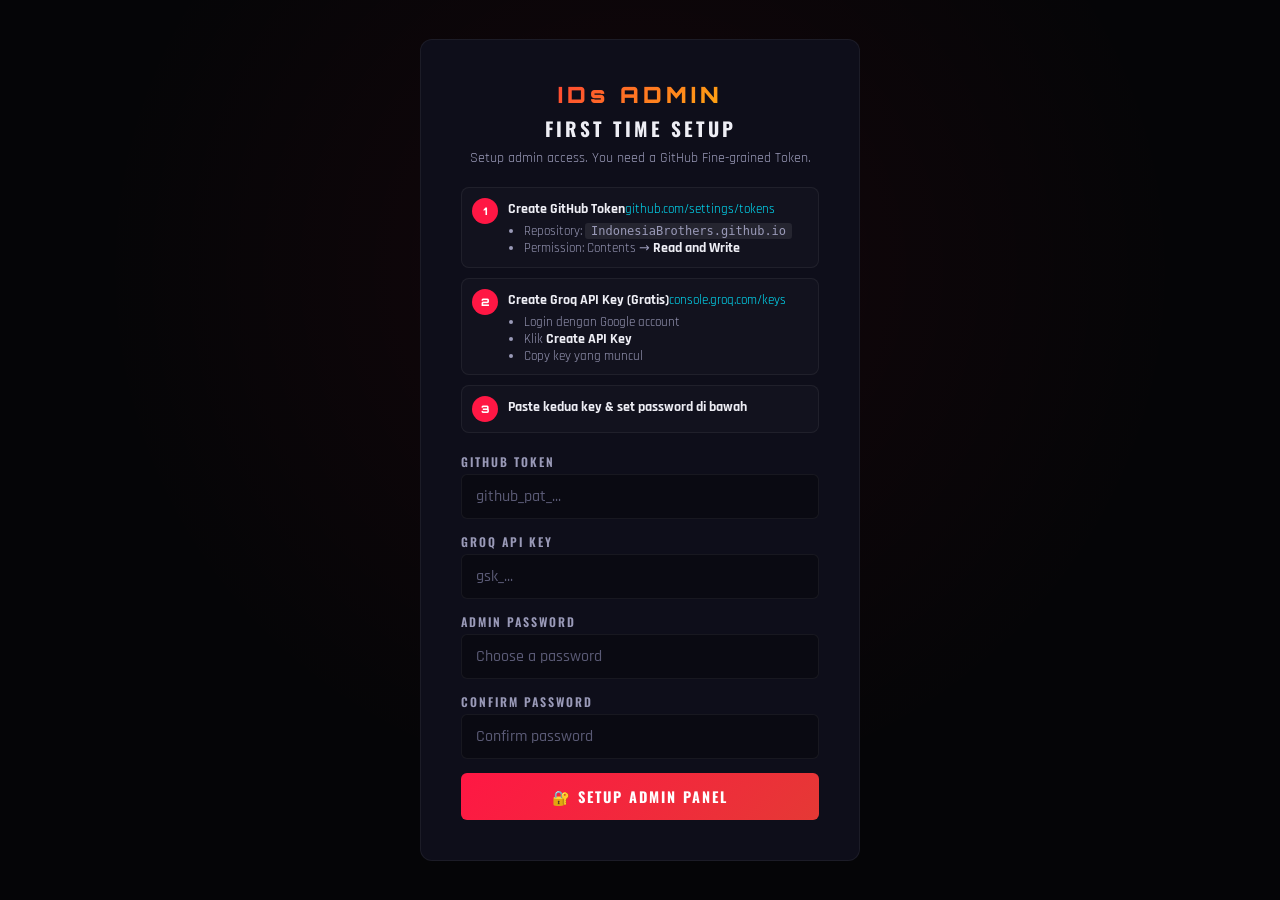
<file: admin.html>
<!DOCTYPE html>
<html lang="en">
<head>
    <meta charset="UTF-8">
    <meta name="viewport" content="width=device-width, initial-scale=1.0">
    <title>IDs Brotherhood — Admin Panel</title>
    <link rel="preconnect" href="https://fonts.googleapis.com">
    <link rel="preconnect" href="https://fonts.gstatic.com" crossorigin>
    <link href="https://fonts.googleapis.com/css2?family=Orbitron:wght@400;500;700;900&family=Oswald:wght@400;600;700&family=Rajdhani:wght@400;500;600;700&display=swap" rel="stylesheet">
    <link rel="stylesheet" href="admin.css">
</head>
<body>
    <div id="app"></div>
    <script src="admin.js"></script>
</body>
</html>
</file>
<file: styles.css>
/* ============================================
   IDs - Indonesian Brothers | ESPORTS REDESIGN
   ============================================ */

/* --- Google Fonts Import --- */
/* Google Fonts loaded via <link> tags in HTML for better performance */

/* --- CSS Variables --- */
:root {
  --bg-primary: #050507;
  --bg-secondary: #0a0a12;
  --bg-card: #0e0e1a;
  --bg-card-hover: #141424;
  --red-primary: #ff1744;
  --red-dark: #e53935;
  --red-glow: rgba(255, 23, 68, 0.4);
  --red-glow-soft: rgba(255, 23, 68, 0.15);
  --gold-primary: #d4af37;
  --gold-dark: #b8960f;
  --gold-glow: rgba(212, 175, 55, 0.3);
  --gold-glow-soft: rgba(212, 175, 55, 0.12);
  --cyan-primary: #c0b8c8;
  --cyan-glow: rgba(192, 184, 200, 0.15);
  --text-primary: #eeeef5;
  --text-secondary: #9a9ab8;
  --text-muted: #5a5a75;
  --border-color: rgba(255, 255, 255, 0.05);
  --border-glow: rgba(255, 23, 68, 0.15);
  --rank-r5: #ffffff;
  --rank-r4: #ff1744;
  --rank-r3: #c8a8b4;
  --rank-r2: #8888a0;
  --rank-r1: #505060;
  --font-heading: 'Oswald', 'Rajdhani', system-ui, sans-serif;
  --font-body: 'Rajdhani', system-ui, sans-serif;
  --font-accent: 'Orbitron', 'Oswald', system-ui, sans-serif;
  --transition-fast: 0.2s ease;
  --transition-medium: 0.4s cubic-bezier(0.25, 0.46, 0.45, 0.94);
  --transition-slow: 0.6s cubic-bezier(0.25, 0.46, 0.45, 0.94);
}

/* --- Reset & Base --- */
*, *::before, *::after {
  margin: 0;
  padding: 0;
  box-sizing: border-box;
}

html {
  scroll-behavior: smooth;
  scroll-padding-top: 70px;
  -webkit-tap-highlight-color: transparent;
}

body {
  font-family: var(--font-body);
  background: var(--bg-primary);
  color: var(--text-primary);
  line-height: 1.6;
  overflow-x: hidden;
  font-size: 16px;
  -webkit-font-smoothing: antialiased;
  -moz-osx-font-smoothing: grayscale;
}

a {
  text-decoration: none;
  color: inherit;
}

img {
  max-width: 100%;
  height: auto;
  display: block;
}

ul { list-style: none; }

/* --- Selection --- */
::selection {
  background: var(--red-primary);
  color: #fff;
}

/* --- Scrollbar --- */
::-webkit-scrollbar { width: 6px; }
::-webkit-scrollbar-track { background: var(--bg-primary); }
::-webkit-scrollbar-thumb {
  background: linear-gradient(to bottom, var(--red-primary), var(--gold-primary));
  border-radius: 3px;
}

/* --- Container --- */
.container {
  max-width: 1200px;
  margin: 0 auto;
  padding: 0 24px;
}

/* --- Accent Text --- */
.text-accent {
  background: linear-gradient(135deg, var(--red-primary), var(--gold-primary));
  -webkit-background-clip: text;
  -webkit-text-fill-color: transparent;
  background-clip: text;
}

/* ============================================
   NAVBAR
   ============================================ */
.navbar {
  position: fixed;
  top: 0;
  left: 0;
  right: 0;
  z-index: 1000;
  padding: 20px 0;
  transition: all var(--transition-medium);
  background: transparent;
}

.navbar.scrolled {
  background: rgba(5, 5, 7, 0.92);
  backdrop-filter: blur(24px);
  -webkit-backdrop-filter: blur(24px);
  padding: 10px 0;
  border-bottom: 1px solid var(--border-glow);
  box-shadow: 0 4px 30px rgba(0, 0, 0, 0.5), 0 0 40px rgba(255, 23, 68, 0.05);
}

.nav-container {
  display: flex;
  justify-content: space-between;
  align-items: center;
}

.nav-brand {
  font-family: var(--font-accent);
  font-size: 1.6rem;
  font-weight: 900;
  letter-spacing: 3px;
  transition: var(--transition-fast);
  display: flex;
  align-items: center;
  gap: 2px;
}

/* HOLOGRAM LOGO */
.holo-logo {
  position: relative;
  font-family: 'Orbitron', sans-serif;
  font-size: 2rem;
  font-weight: 900;
  letter-spacing: 6px;
  background: linear-gradient(
    135deg,
    rgba(255, 60, 80, 0.9) 0%,
    rgba(255, 255, 255, 1) 25%,
    rgba(255, 40, 60, 0.85) 50%,
    rgba(255, 220, 220, 0.95) 75%,
    rgba(255, 50, 70, 0.9) 100%
  );
  background-size: 300% 300%;
  -webkit-background-clip: text;
  -webkit-text-fill-color: transparent;
  background-clip: text;
  animation: holoShift 4s ease-in-out infinite;
  filter: drop-shadow(0 0 8px rgba(255, 60, 80, 0.4))
         drop-shadow(0 0 25px rgba(255, 255, 255, 0.15));
  transition: all 0.4s ease;
}

.holo-logo::before {
  content: attr(data-text);
  position: absolute;
  top: 0; left: 0;
  background: linear-gradient(
    135deg,
    rgba(255, 255, 255, 0.6) 0%,
    rgba(255, 80, 100, 0.3) 50%,
    rgba(255, 255, 255, 0.5) 100%
  );
  background-size: 200% 200%;
  -webkit-background-clip: text;
  -webkit-text-fill-color: transparent;
  background-clip: text;
  animation: holoGhost 3s ease-in-out infinite alternate;
  opacity: 0.4;
  filter: blur(2px);
  z-index: -1;
}

.holo-logo::after {
  content: "";
  position: absolute;
  bottom: -4px;
  left: 0; right: 0;
  height: 2px;
  background: linear-gradient(90deg,
    transparent,
    rgba(255, 60, 80, 0.6),
    rgba(255, 255, 255, 0.8),
    rgba(255, 60, 80, 0.6),
    transparent
  );
  animation: holoLine 2.5s ease-in-out infinite;
  border-radius: 2px;
}

.nav-brand:hover .holo-logo {
  filter: drop-shadow(0 0 15px rgba(255, 60, 80, 0.7))
         drop-shadow(0 0 40px rgba(255, 255, 255, 0.3))
         drop-shadow(0 0 60px rgba(255, 60, 80, 0.2));
  letter-spacing: 8px;
}

@keyframes holoShift {
  0%   { background-position: 0% 50%; }
  50%  { background-position: 100% 50%; }
  100% { background-position: 0% 50%; }
}

@keyframes holoGhost {
  0%   { transform: translate(-1px, -1px) scale(1.02); opacity: 0.3; }
  50%  { transform: translate(1px, 1px) scale(0.98); opacity: 0.5; }
  100% { transform: translate(-1px, 0px) scale(1.01); opacity: 0.3; }
}

@keyframes holoLine {
  0%, 100% { opacity: 0.4; transform: scaleX(0.6); }
  50% { opacity: 1; transform: scaleX(1); }
}

.nav-links {
  display: flex;
  gap: 20px;
  align-items: center;
}

.nav-link {
  font-family: var(--font-heading);
  font-size: 0.8rem;
  font-weight: 600;
  color: var(--text-secondary);
  text-transform: uppercase;
  letter-spacing: 1.5px;
  transition: all var(--transition-fast);
  position: relative;
  padding: 6px 0;
}

.nav-link::after {
  content: '';
  position: absolute;
  bottom: 0;
  left: 0;
  width: 0;
  height: 2px;
  background: var(--red-primary);
  box-shadow: 0 0 10px var(--red-glow);
  transition: width var(--transition-medium);
}

.nav-link:hover {
  color: var(--text-primary);
  text-shadow: 0 0 8px rgba(255, 255, 255, 0.2);
}

.nav-link:hover::after {
  width: 100%;
}

.nav-link-cta {
  color: var(--red-primary) !important;
  border: 1px solid rgba(255, 23, 68, 0.4);
  padding: 6px 18px !important;
  font-family: var(--font-accent) !important;
  font-size: 0.7rem !important;
  letter-spacing: 2px !important;
}

.nav-link-cta::after { display: none; }

.nav-link-cta:hover {
  background: rgba(255, 23, 68, 0.15);
  box-shadow: 0 0 20px var(--red-glow-soft);
  color: #fff !important;
}

/* Hamburger */


.nav-toggle {
  display: none;
  flex-direction: column;
  cursor: pointer;
  gap: 6px;
  z-index: 1001;
  padding: 4px;
  background: none;
  border: none;
  -webkit-appearance: none;
  appearance: none;
}

.nav-toggle span {
  width: 28px;
  height: 2px;
  background: var(--text-primary);
  transition: all var(--transition-fast);
  border-radius: 2px;
}

.nav-toggle.active span:nth-child(1) { transform: rotate(45deg) translate(5.5px, 5.5px); }
.nav-toggle.active span:nth-child(2) { opacity: 0; transform: scaleX(0); }
.nav-toggle.active span:nth-child(3) { transform: rotate(-45deg) translate(5.5px, -5.5px); }

.mobile-nav-overlay {
  display: none;
  position: fixed;
  inset: 0;
  background: rgba(0, 0, 0, 0.7);
  z-index: 998;
  opacity: 0;
  transition: opacity var(--transition-medium);
}

.mobile-nav-overlay.active {
  opacity: 1;
}

/* ============================================
   HERO SECTION
   ============================================ */
.hero {
  min-height: 100vh;
  min-height: 100dvh;
  display: flex;
  align-items: center;
  justify-content: center;
  position: relative;
  overflow: hidden;
  text-align: center;
  padding: 120px 24px 100px;
  background: var(--bg-primary);
}

.hero-canvas {
  position: absolute;
  top: 0;
  left: 0;
  width: 100%;
  height: 100%;
  z-index: 1;
}

/* Scanline overlay */
.hero-scanlines {
  position: absolute;
  inset: 0;
  z-index: 2;
  background: repeating-linear-gradient(
    0deg,
    transparent,
    transparent 2px,
    rgba(0, 0, 0, 0.03) 2px,
    rgba(0, 0, 0, 0.03) 4px
  );
  pointer-events: none;
}

.hero-gradient-overlay {
  position: absolute;
  inset: 0;
  z-index: 2;
  background:
    radial-gradient(ellipse at 50% 0%, rgba(255, 23, 68, 0.08) 0%, transparent 60%),
    radial-gradient(ellipse at 50% 100%, rgba(255, 214, 0, 0.05) 0%, transparent 50%),
    radial-gradient(circle at 20% 80%, rgba(0, 229, 255, 0.03) 0%, transparent 40%),
    linear-gradient(to bottom, transparent 70%, var(--bg-primary) 100%);
  pointer-events: none;
}

.hero-content {
  position: relative;
  z-index: 3;
  max-width: 900px;
}

/* Hero Tag */
.hero-tag {
  display: inline-flex;
  align-items: center;
  gap: 12px;
  font-family: var(--font-accent);
  font-size: clamp(0.6rem, 1.5vw, 0.8rem);
  font-weight: 500;
  color: var(--cyan-primary);
  letter-spacing: 5px;
  text-transform: uppercase;
  margin-bottom: 24px;
  padding: 8px 24px;
  border: 1px solid rgba(0, 229, 255, 0.2);
  background: rgba(0, 229, 255, 0.04);
  animation: fadeInDown 0.8s ease 0.2s both;
}

.tag-diamond {
  font-size: 0.5em;
  color: var(--cyan-primary);
}

/* Glitch Title */
.hero-title {
  font-family: var(--font-accent);
  font-size: clamp(5rem, 15vw, 12rem);
  font-weight: 900;
  line-height: 1;
  margin-bottom: 0;
  animation: fadeInUp 0.8s ease 0.4s both;
}

.glitch {
  position: relative;
  display: inline-block;
  color: #fff;
  text-shadow: 0 0 40px var(--red-glow), 0 0 80px rgba(255, 23, 68, 0.2);
  animation: glitchMain 4s infinite;
}

.glitch::before,
.glitch::after {
  content: attr(data-text);
  position: absolute;
  top: 0;
  left: 0;
  width: 100%;
  height: 100%;
}

.glitch::before {
  color: var(--cyan-primary);
  z-index: -1;
  animation: glitchTop 3s infinite;
  clip-path: polygon(0 0, 100% 0, 100% 33%, 0 33%);
  -webkit-clip-path: polygon(0 0, 100% 0, 100% 33%, 0 33%);
}

.glitch::after {
  color: var(--red-primary);
  z-index: -2;
  animation: glitchBottom 2.5s infinite;
  clip-path: polygon(0 67%, 100% 67%, 100% 100%, 0 100%);
  -webkit-clip-path: polygon(0 67%, 100% 67%, 100% 100%, 0 100%);
}

@keyframes glitchMain {
  0%, 100% { transform: translate(0); }
  2% { transform: translate(-2px, 1px); }
  4% { transform: translate(2px, -1px); }
  6% { transform: translate(0); }
  40% { transform: translate(0); }
  42% { transform: translate(-3px, 2px); }
  43% { transform: translate(3px, -1px); }
  44% { transform: translate(0); }
  80% { transform: translate(0); }
  82% { transform: translate(1px, -2px); }
  83% { transform: translate(0); }
}

@keyframes glitchTop {
  0%, 100% { transform: translate(0); opacity: 0.8; }
  2% { transform: translate(3px, -1px); }
  4% { transform: translate(-2px, 1px); }
  6% { transform: translate(0); }
  20% { transform: translate(0); }
  22% { transform: translate(-4px, 0); }
  24% { transform: translate(0); }
  60% { transform: translate(0); }
  62% { transform: translate(2px, 0); opacity: 0.6; }
  64% { transform: translate(0); opacity: 0.8; }
}

@keyframes glitchBottom {
  0%, 100% { transform: translate(0); opacity: 0.8; }
  3% { transform: translate(-3px, 2px); }
  5% { transform: translate(3px, 0); }
  7% { transform: translate(0); }
  30% { transform: translate(0); }
  32% { transform: translate(4px, 1px); opacity: 0.5; }
  34% { transform: translate(0); opacity: 0.8; }
  70% { transform: translate(0); }
  72% { transform: translate(-2px, 0); }
  74% { transform: translate(0); }
}

/* Hero Subtitle */
.hero-subtitle {
  font-family: var(--font-heading);
  font-size: clamp(1.5rem, 4vw, 2.8rem);
  font-weight: 700;
  letter-spacing: 12px;
  text-transform: uppercase;
  background: linear-gradient(135deg, var(--gold-primary), var(--gold-dark));
  -webkit-background-clip: text;
  -webkit-text-fill-color: transparent;
  background-clip: text;
  margin-bottom: 4px;
  animation: fadeInUp 0.8s ease 0.6s both;
}

.hero-server {
  display: flex;
  align-items: center;
  justify-content: center;
  gap: 16px;
  font-family: var(--font-accent);
  font-size: clamp(0.7rem, 1.5vw, 0.9rem);
  color: var(--text-muted);
  letter-spacing: 6px;
  margin-bottom: 32px;
  animation: fadeInUp 0.8s ease 0.7s both;
}

.server-line {
  display: inline-block;
  width: 40px;
  height: 1px;
  background: linear-gradient(90deg, transparent, var(--text-muted));
}

.server-line:last-child {
  background: linear-gradient(90deg, var(--text-muted), transparent);
}

/* Hero Slogan (typing) */
.hero-slogan {
  font-size: clamp(0.95rem, 2vw, 1.15rem);
  color: var(--text-secondary);
  max-width: 680px;
  margin: 0 auto 8px;
  line-height: 1.8;
  font-weight: 400;
  font-style: italic;
  min-height: 3.6em;
  animation: fadeInUp 0.8s ease 0.8s both;
}

.hero-slogan-cursor {
  display: inline;
  color: var(--red-primary);
  font-size: 1.2rem;
  font-weight: 300;
  animation: cursorBlink 0.8s infinite;
  vertical-align: baseline;
  margin-left: 2px;
}

@keyframes cursorBlink {
  0%, 49% { opacity: 1; }
  50%, 100% { opacity: 0; }
}

/* Hero Power */
.hero-power {
  display: inline-flex;
  align-items: center;
  gap: 12px;
  font-family: var(--font-accent);
  font-size: clamp(0.9rem, 2.5vw, 1.2rem);
  font-weight: 700;
  color: var(--gold-primary);
  margin-bottom: 36px;
  padding: 14px 32px;
  position: relative;
  border: 1px solid rgba(255, 214, 0, 0.25);
  background: rgba(255, 214, 0, 0.04);
  border-radius: 4px;
  animation: fadeInUp 0.8s ease 1s both, pulseGlow 3s ease-in-out infinite;
}

.power-glow {
  position: absolute;
  inset: 0;
  background: radial-gradient(ellipse at center, rgba(255, 214, 0, 0.1), transparent 70%);
  pointer-events: none;
}

.power-icon { font-size: 1.3em; }

.power-text {
  text-shadow: 0 0 20px var(--gold-glow);
  letter-spacing: 3px;
}

@keyframes pulseGlow {
  0%, 100% { box-shadow: 0 0 15px rgba(255, 214, 0, 0.1); }
  50% { box-shadow: 0 0 30px rgba(255, 214, 0, 0.2), 0 0 60px rgba(255, 214, 0, 0.05); }
}

/* Hero CTA */
.hero-cta {
  animation: fadeInUp 0.8s ease 1.2s both;
}

.btn-primary {
  display: inline-block;
  position: relative;
  padding: 16px 48px;
  font-family: var(--font-heading);
  font-size: 0.9rem;
  font-weight: 700;
  text-transform: uppercase;
  letter-spacing: 4px;
  color: #fff;
  background: linear-gradient(135deg, var(--red-primary), var(--red-dark));
  border: none;
  cursor: pointer;
  transition: all var(--transition-medium);
  overflow: hidden;
  clip-path: polygon(8px 0, 100% 0, calc(100% - 8px) 100%, 0 100%);
}

.btn-text { position: relative; z-index: 1; }

.btn-shine {
  position: absolute;
  top: 0;
  left: -100%;
  width: 100%;
  height: 100%;
  background: linear-gradient(90deg, transparent, rgba(255,255,255,0.2), transparent);
  transition: left 0.6s ease;
}

.btn-primary:hover {
  transform: translateY(-3px);
  filter: drop-shadow(0 8px 15px var(--red-glow)) drop-shadow(0 0 30px rgba(255, 23, 68, 0.15));
}

.btn-primary:hover .btn-shine { left: 100%; }

/* Scroll Indicator */
.scroll-indicator {
  position: absolute;
  bottom: 30px;
  left: 50%;
  transform: translateX(-50%);
  z-index: 3;
  display: flex;
  flex-direction: column;
  align-items: center;
  gap: 8px;
  animation: fadeInUp 1s ease 1.5s both;
}

.scroll-mouse {
  width: 24px;
  height: 38px;
  border: 2px solid var(--text-muted);
  border-radius: 12px;
  display: flex;
  justify-content: center;
  padding-top: 6px;
}

.scroll-wheel {
  width: 3px;
  height: 8px;
  background: var(--red-primary);
  border-radius: 2px;
  animation: scrollWheel 2s ease-in-out infinite;
}

@keyframes scrollWheel {
  0% { transform: translateY(0); opacity: 1; }
  100% { transform: translateY(12px); opacity: 0; }
}

.scroll-text {
  font-family: var(--font-accent);
  font-size: 0.55rem;
  letter-spacing: 4px;
  color: var(--text-muted);
}

/* ============================================
   ANGULAR SECTION DIVIDERS
   ============================================ */
.section-angle {
  height: 60px;
  position: relative;
  z-index: 5;
}

.section-angle.angle-down {
  background: var(--bg-secondary);
  clip-path: polygon(0 0, 100% 0, 100% 30%, 50% 100%, 0 30%);
  margin-top: -1px;
}

.section-angle.angle-up {
  background: var(--bg-primary);
  clip-path: polygon(0 70%, 50% 0, 100% 70%, 100% 100%, 0 100%);
  margin-bottom: -1px;
}

/* ============================================
   SECTION COMMON STYLES
   ============================================ */
.section {
  padding: 100px 0;
  position: relative;
}

.section-dark { background: var(--bg-secondary); }
.section-darker { background: var(--bg-primary); }

.section-header {
  text-align: center;
  margin-bottom: 60px;
}

#train-lottery {
  scroll-margin-top: 90px;
}

.section-tag {
  display: inline-block;
  font-family: var(--font-accent);
  font-size: 0.65rem;
  color: var(--cyan-primary);
  letter-spacing: 4px;
  text-transform: uppercase;
  margin-bottom: 12px;
  opacity: 0.7;
}

.section-title {
  font-family: var(--font-heading);
  font-size: clamp(2rem, 5vw, 3.2rem);
  font-weight: 700;
  text-transform: uppercase;
  letter-spacing: 6px;
  color: var(--text-primary);
  margin-bottom: 16px;
}

.section-subtitle {
  color: var(--text-secondary);
  font-size: 1.1rem;
  margin-top: 20px;
  font-weight: 400;
  letter-spacing: 1px;
}

.section-divider {
  display: flex;
  align-items: center;
  justify-content: center;
  gap: 16px;
}

.divider-line {
  display: inline-block;
  width: 60px;
  height: 2px;
  background: linear-gradient(90deg, transparent, var(--red-primary));
}

.divider-line:last-child {
  background: linear-gradient(90deg, var(--red-primary), transparent);
}

.divider-diamond {
  color: var(--red-primary);
  font-size: 0.5rem;
  text-shadow: 0 0 10px var(--red-glow);
}

/* ============================================
   ABOUT / STATS SECTION
   ============================================ */
.about-motto {
  text-align: center;
  font-family: var(--font-heading);
  font-size: clamp(1.1rem, 2.5vw, 1.5rem);
  color: var(--gold-primary);
  margin-bottom: 50px;
  letter-spacing: 3px;
  font-weight: 600;
  text-shadow: 0 0 20px var(--gold-glow-soft);
  text-transform: uppercase;
}

.stats-grid {
  display: grid;
  grid-template-columns: repeat(auto-fit, minmax(170px, 1fr));
  gap: 20px;
  margin-bottom: 60px;
}

.stat-card {
  background: var(--bg-card);
  border: 1px solid var(--border-color);
  padding: 32px 20px;
  text-align: center;
  transition: all var(--transition-medium);
  position: relative;
  overflow: hidden;
  border-radius: 4px;
}

.stat-card-border {
  position: absolute;
  inset: 0;
  border: 1px solid transparent;
  background: linear-gradient(135deg, var(--red-primary), var(--gold-primary), var(--red-primary)) border-box;
  -webkit-mask: linear-gradient(#fff 0 0) padding-box, linear-gradient(#fff 0 0);
  mask: linear-gradient(#fff 0 0) padding-box, linear-gradient(#fff 0 0);
  -webkit-mask-composite: xor;
  mask-composite: exclude;
  opacity: 0;
  transition: opacity var(--transition-medium);
  pointer-events: none;
  animation: borderRotate 4s linear infinite;
  background-size: 200% 200%;
}

@keyframes borderRotate {
  0% { background-position: 0% 0%; }
  50% { background-position: 100% 100%; }
  100% { background-position: 0% 0%; }
}

.stat-card:hover {
  transform: translateY(-6px);
  background: var(--bg-card-hover);
  box-shadow: 0 10px 40px rgba(0, 0, 0, 0.4), 0 0 30px rgba(255, 23, 68, 0.05);
}

.stat-card:hover .stat-card-border {
  opacity: 0.6;
}

.stat-icon {
  font-size: 2.2rem;
  margin-bottom: 14px;
}

.stat-value {
  font-family: var(--font-accent);
  font-size: 1.3rem;
  font-weight: 700;
  color: var(--text-primary);
  margin-bottom: 8px;
  letter-spacing: 1px;
}

.stat-label {
  font-family: var(--font-heading);
  font-size: 0.75rem;
  color: var(--text-muted);
  text-transform: uppercase;
  letter-spacing: 3px;
  font-weight: 600;
}

/* Gallery */
.about-gallery {
  display: grid;
  grid-template-columns: repeat(auto-fit, minmax(280px, 1fr));
  gap: 24px;
}

.gallery-frame {
  position: relative;
  overflow: hidden;
  border: 1px solid var(--border-color);
}

.gallery-frame img {
  width: 100%;
  height: 280px;
  object-fit: cover;
  transition: transform var(--transition-slow);
}

.gallery-overlay {
  position: absolute;
  inset: 0;
  background: linear-gradient(to top, rgba(5, 5, 7, 0.7) 0%, transparent 50%);
  pointer-events: none;
}

.gallery-corner {
  position: absolute;
  width: 16px;
  height: 16px;
  border-color: var(--red-primary);
  border-style: solid;
  border-width: 0;
  transition: all var(--transition-medium);
}

.gallery-corner.tl { top: 8px; left: 8px; border-top-width: 2px; border-left-width: 2px; }
.gallery-corner.tr { top: 8px; right: 8px; border-top-width: 2px; border-right-width: 2px; }
.gallery-corner.bl { bottom: 8px; left: 8px; border-bottom-width: 2px; border-left-width: 2px; }
.gallery-corner.br { bottom: 8px; right: 8px; border-bottom-width: 2px; border-right-width: 2px; }

.gallery-item:hover .gallery-frame img { transform: scale(1.06); }
.gallery-item:hover .gallery-corner { border-color: var(--gold-primary); }
.gallery-item:hover .gallery-frame {
  box-shadow: 0 8px 40px rgba(0, 0, 0, 0.4), 0 0 20px rgba(255, 23, 68, 0.1);
}

/* ============================================
   PHILOSOPHY SECTION (Timeline)
   ============================================ */
.philosophy-content {
  display: grid;
  grid-template-columns: 1fr 1fr;
  gap: 60px;
  align-items: center;
}

.philosophy-timeline {
  position: relative;
}

.timeline-item {
  position: relative;
  padding-left: 40px;
  margin-bottom: 0;
}

.timeline-dot {
  position: absolute;
  left: 0;
  top: 24px;
  width: 14px;
  height: 14px;
  border-radius: 50%;
  background: var(--red-primary);
  box-shadow: 0 0 12px var(--red-glow), 0 0 24px rgba(255, 23, 68, 0.15);
  z-index: 2;
  animation: dotPulse 3s ease-in-out infinite;
}

@keyframes dotPulse {
  0%, 100% { box-shadow: 0 0 12px var(--red-glow); }
  50% { box-shadow: 0 0 20px var(--red-glow), 0 0 40px rgba(255, 23, 68, 0.2); }
}

.timeline-connector {
  position: absolute;
  left: 6px;
  top: 38px;
  width: 2px;
  bottom: 0;
  background: linear-gradient(to bottom, var(--red-primary), rgba(255, 23, 68, 0.1));
}

.timeline-card {
  display: flex;
  gap: 16px;
  padding: 24px;
  background: var(--bg-card);
  border: 1px solid var(--border-color);
  margin-bottom: 24px;
  transition: all var(--transition-medium);
  clip-path: polygon(0 0, 100% 0, 100% calc(100% - 6px), calc(100% - 6px) 100%, 0 100%);
}

.timeline-card:hover {
  border-color: var(--border-glow);
  transform: translateX(8px);
  box-shadow: 0 4px 24px rgba(0, 0, 0, 0.3), -4px 0 20px rgba(255, 23, 68, 0.08);
}

.timeline-icon {
  font-size: 2rem;
  flex-shrink: 0;
  min-width: 48px;
  width: 48px;
  text-align: center;
  overflow: hidden;
}

.timeline-body {
  position: relative;
  z-index: 1;
  min-width: 0;
  flex: 1;
}

.timeline-title {
  font-family: var(--font-heading);
  font-size: 1rem;
  font-weight: 700;
  color: var(--gold-primary);
  margin-bottom: 8px;
  letter-spacing: 2px;
  text-transform: uppercase;
}

.timeline-desc {
  font-size: 0.95rem;
  color: var(--text-secondary);
  line-height: 1.7;
}

/* Philosophy Image */
.philosophy-frame {
  position: relative;
  overflow: hidden;
}

.philosophy-frame img {
  width: 100%;
  border-radius: 0;
  transition: transform var(--transition-slow);
}

.philosophy-frame-border {
  position: absolute;
  inset: 10px;
  border: 1px solid rgba(255, 23, 68, 0.2);
  pointer-events: none;
  transition: all var(--transition-medium);
}

.philosophy-frame:hover img { transform: scale(1.04); }
.philosophy-frame:hover .philosophy-frame-border {
  border-color: rgba(255, 214, 0, 0.3);
  inset: 14px;
}

/* Philosophy Tagline */
.philosophy-tagline {
  text-align: center;
  margin-top: 60px;
  padding: 24px;
  border-top: 1px solid var(--border-color);
  border-bottom: 1px solid var(--border-color);
}

.tagline-text {
  font-family: var(--font-heading);
  font-size: clamp(1rem, 2.5vw, 1.4rem);
  letter-spacing: 8px;
  text-transform: uppercase;
  font-weight: 700;
  background: linear-gradient(135deg, var(--red-primary), var(--gold-primary), var(--red-primary));
  background-size: 200% 200%;
  -webkit-background-clip: text;
  -webkit-text-fill-color: transparent;
  background-clip: text;
  animation: gradientShift 4s ease infinite;
}

@keyframes gradientShift {
  0% { background-position: 0% 50%; }
  50% { background-position: 100% 50%; }
  100% { background-position: 0% 50%; }
}

/* ============================================
   MEMBERS / ROSTER SECTION
   ============================================ */

/* Controls */
.members-controls {
  display: flex;
  flex-direction: column;
  gap: 20px;
  margin-bottom: 30px;
}

.search-bar {
  position: relative;
  max-width: 480px;
  margin: 0 auto;
  width: 100%;
}

.search-bar input {
  width: 100%;
  padding: 14px 20px 14px 48px;
  font-family: var(--font-body);
  font-size: 1rem;
  font-weight: 500;
  color: var(--text-primary);
  background: var(--bg-card);
  border: 1px solid var(--border-color);
  outline: none;
  transition: all var(--transition-fast);
  letter-spacing: 1px;
  border-radius: 4px;
}

.search-bar input::placeholder { color: var(--text-muted); }

.search-bar input:focus {
  border-color: var(--red-primary);
  box-shadow: 0 0 0 2px rgba(255, 23, 68, 0.12), 0 0 30px rgba(255, 23, 68, 0.08);
}

.search-bar .search-icon {
  position: absolute;
  left: 16px;
  top: 50%;
  transform: translateY(-50%);
  color: var(--text-muted);
  pointer-events: none;
  display: flex;
  align-items: center;
}

/* Filter Tabs */
.filter-tabs {
  display: flex;
  flex-wrap: wrap;
  gap: 10px;
  justify-content: center;
}

.filter-btn {
  padding: 8px 20px;
  font-family: var(--font-heading);
  font-size: 0.8rem;
  font-weight: 700;
  text-transform: uppercase;
  letter-spacing: 2px;
  color: var(--text-secondary);
  background: var(--bg-card);
  border: 1px solid var(--border-color);
  cursor: pointer;
  transition: all var(--transition-fast);
  border-radius: 4px;
}

.filter-btn:hover {
  border-color: rgba(255, 255, 255, 0.15);
  color: var(--text-primary);
  background: var(--bg-card-hover);
}

.filter-btn.active {
  color: #fff;
  border-color: var(--red-primary);
  background: linear-gradient(135deg, var(--red-primary), var(--red-dark));
  filter: drop-shadow(0 4px 10px var(--red-glow-soft));
}

.filter-btn .count {
  margin-left: 6px;
  font-size: 0.7rem;
  opacity: 0.65;
}

/* Member Count */
.member-count-display {
  text-align: center;
  font-family: var(--font-accent);
  font-size: 0.75rem;
  color: var(--text-muted);
  letter-spacing: 3px;
  margin-bottom: 24px;
}

.member-count-display span {
  color: var(--gold-primary);
  font-weight: 700;
}

/* Members Grid */
.members-grid {
  display: grid;
  grid-template-columns: repeat(auto-fill, minmax(270px, 1fr));
  gap: 16px;
}

/* Member Card */
.member-card {
  background: var(--bg-card);
  border: 1px solid var(--border-color);
  padding: 20px 20px 20px 24px;
  transition: all var(--transition-medium);
  position: relative;
  overflow: hidden;
  opacity: 0;
  transform: translateY(20px) perspective(800px);
  animation: cardAppear 0.5s ease forwards;
  border-left: 3px solid transparent;
  cursor: default;
}

.member-card::after {
  content: '';
  position: absolute;
  top: 0;
  left: 0;
  right: 0;
  bottom: 0;
  background: linear-gradient(135deg, transparent 40%, rgba(255, 255, 255, 0.02) 100%);
  opacity: 0;
  transition: opacity var(--transition-medium);
  pointer-events: none;
}

.member-card:hover::after { opacity: 1; }

.member-card:hover {
  box-shadow: 0 8px 30px rgba(0, 0, 0, 0.35);
  border-color: rgba(255, 255, 255, 0.08);
}

/* Rank left-border colors */
.member-card[data-rank="R5"] { border-left-color: var(--rank-r5); }
.member-card[data-rank="R4"] { border-left-color: var(--rank-r4); }
.member-card[data-rank="R3"] { border-left-color: var(--rank-r3); }
.member-card[data-rank="R2"] { border-left-color: var(--rank-r2); }
.member-card[data-rank="R1"] { border-left-color: var(--rank-r1); }

/* Rank hover glows */
.member-card[data-rank="R5"]:hover { box-shadow: 0 8px 30px rgba(0,0,0,0.35), 0 0 25px rgba(255, 214, 0, 0.1); border-left-color: var(--rank-r5); }
.member-card[data-rank="R4"]:hover { box-shadow: 0 8px 30px rgba(0,0,0,0.35), 0 0 25px rgba(255, 23, 68, 0.1); }
.member-card[data-rank="R3"]:hover { box-shadow: 0 8px 30px rgba(0,0,0,0.35), 0 0 25px rgba(176, 64, 240, 0.1); }
.member-card[data-rank="R2"]:hover { box-shadow: 0 8px 30px rgba(0,0,0,0.35), 0 0 25px rgba(41, 121, 255, 0.1); }

/* Leader card special */
.member-card[data-rank="R5"] {
  background: linear-gradient(135deg, rgba(255, 214, 0, 0.06), var(--bg-card));
  border: 1px solid rgba(255, 214, 0, 0.15);
  border-left: 3px solid var(--rank-r5);
}

.member-header {
  display: flex;
  justify-content: space-between;
  align-items: flex-start;
  margin-bottom: 12px;
}

.member-name {
  font-family: var(--font-heading);
  font-size: 1.05rem;
  font-weight: 700;
  color: var(--text-primary);
  word-break: break-word;
  letter-spacing: 0.5px;
}

.member-rank-badge {
  font-family: var(--font-accent);
  font-size: 0.6rem;
  font-weight: 800;
  padding: 3px 12px;
  letter-spacing: 2px;
  flex-shrink: 0;
  margin-left: 10px;
  border-radius: 3px;
}

.rank-R5 { background: rgba(255, 214, 0, 0.2); color: var(--rank-r5); }
.rank-R4 { background: rgba(255, 23, 68, 0.2); color: var(--rank-r4); }
.rank-R3 { background: rgba(176, 64, 240, 0.2); color: var(--rank-r3); }
.rank-R2 { background: rgba(41, 121, 255, 0.2); color: var(--rank-r2); }
.rank-R1 { background: rgba(84, 110, 122, 0.2); color: var(--rank-r1); }

.member-role {
  font-family: var(--font-accent);
  font-size: 0.6rem;
  font-weight: 600;
  color: var(--gold-primary);
  letter-spacing: 3px;
  text-transform: uppercase;
  margin-bottom: 14px;
  text-shadow: 0 0 10px var(--gold-glow-soft);
}

.member-stats {
  display: flex;
  justify-content: space-between;
  gap: 12px;
  padding-top: 12px;
  border-top: 1px solid var(--border-color);
}

.member-stat {
  display: flex;
  flex-direction: column;
  gap: 3px;
}

.member-stat-label {
  font-family: var(--font-heading);
  font-size: 0.65rem;
  color: var(--text-muted);
  text-transform: uppercase;
  letter-spacing: 2px;
  font-weight: 600;
}

.member-stat-value {
  font-family: var(--font-accent);
  font-size: 0.85rem;
  font-weight: 700;
  color: var(--text-secondary);
  letter-spacing: 1px;
}

/* Weekly HoF Title in member card */
.member-weekly-title {
  font-family: var(--font-accent);
  font-size: 0.7rem;
  font-weight: 700;
  color: var(--cyan-primary);
  letter-spacing: 0.5px;
  display: block;
  line-height: 1.5;
  text-shadow: 0 0 8px var(--cyan-glow);
}

/* No results */
.no-results {
  grid-column: 1 / -1;
  text-align: center;
  padding: 60px 20px;
  color: var(--text-muted);
  font-size: 1.1rem;
}

.no-results .icon { font-size: 3rem; margin-bottom: 16px; }

@keyframes cardAppear {
  to { opacity: 1; transform: translateY(0) perspective(800px); }
}

/* ============================================
   ALLIES SECTION
   ============================================ */
.allies-content {
  display: grid;
  grid-template-columns: 1fr 1fr;
  gap: 60px;
  align-items: center;
}

.ally-banner {
  position: relative;
  padding: 28px 28px 28px 32px;
  margin-bottom: 20px;
  background: var(--bg-card);
  border: 1px solid var(--border-color);
  overflow: hidden;
  transition: all var(--transition-medium);
  clip-path: polygon(0 0, 100% 0, 96% 100%, 0 100%);
}

.ally-banner-accent {
  position: absolute;
  top: 0;
  left: 0;
  bottom: 0;
  width: 4px;
  background: linear-gradient(to bottom, var(--red-primary), var(--gold-primary));
}

.ally-banner-glow {
  position: absolute;
  inset: 0;
  background: linear-gradient(90deg, rgba(255, 23, 68, 0.03), transparent);
  pointer-events: none;
}

.ally-banner:hover {
  transform: translateX(10px);
  border-color: var(--border-glow);
  box-shadow: 0 6px 24px rgba(0, 0, 0, 0.3), -4px 0 20px rgba(255, 23, 68, 0.08);
}

.ally-server {
  font-family: var(--font-accent);
  font-size: 0.6rem;
  color: var(--text-muted);
  letter-spacing: 4px;
  text-transform: uppercase;
  margin-bottom: 6px;
}

.ally-name {
  font-family: var(--font-heading);
  font-size: 1.6rem;
  font-weight: 800;
  letter-spacing: 4px;
  background: linear-gradient(135deg, var(--red-primary), var(--gold-primary));
  -webkit-background-clip: text;
  -webkit-text-fill-color: transparent;
  background-clip: text;
}

.allies-description {
  color: var(--text-secondary);
  font-size: 1.05rem;
  line-height: 1.8;
  margin-top: 20px;
}

.allies-description strong {
  color: var(--gold-primary);
  font-weight: 700;
}

/* Allies Image */
.allies-frame {
  position: relative;
  overflow: hidden;
}

.allies-frame img {
  width: 100%;
  transition: transform var(--transition-slow);
}

.allies-frame-border {
  position: absolute;
  inset: 10px;
  border: 1px solid rgba(255, 23, 68, 0.15);
  pointer-events: none;
  transition: all var(--transition-medium);
}

.allies-frame:hover img { transform: scale(1.04); }
.allies-frame:hover .allies-frame-border {
  border-color: rgba(255, 214, 0, 0.25);
  inset: 14px;
}

/* ============================================
   FOOTER / JOIN US
   ============================================ */
.footer {
  background: var(--bg-secondary);
  padding: 100px 0 30px;
  position: relative;
  overflow: hidden;
}

.footer-glow {
  position: absolute;
  top: 0;
  left: 50%;
  transform: translateX(-50%);
  width: 400px;
  height: 2px;
  background: linear-gradient(90deg, transparent, var(--red-primary), var(--gold-primary), transparent);
  box-shadow: 0 0 30px var(--red-glow), 0 0 60px rgba(255, 23, 68, 0.1);
}

.join-section {
  text-align: center;
  margin-bottom: 60px;
}

.join-icon-wrapper {
  margin-bottom: 24px;
}

.join-hex {
  display: inline-flex;
  align-items: center;
  justify-content: center;
  width: 72px;
  height: 72px;
  background: linear-gradient(135deg, rgba(255, 23, 68, 0.15), rgba(255, 214, 0, 0.1));
  border: 1px solid rgba(255, 23, 68, 0.3);
  clip-path: polygon(50% 0%, 100% 25%, 100% 75%, 50% 100%, 0% 75%, 0% 25%);
  font-size: 1.8rem;
  animation: hexPulse 3s ease-in-out infinite;
}

@keyframes hexPulse {
  0%, 100% { transform: scale(1); }
  50% { transform: scale(1.08); }
}

.join-title {
  font-family: var(--font-heading);
  font-size: clamp(1.6rem, 4vw, 2.8rem);
  font-weight: 700;
  color: var(--text-primary);
  margin-bottom: 16px;
  text-transform: uppercase;
  letter-spacing: 6px;
}

.join-desc {
  color: var(--text-secondary);
  font-size: 1.1rem;
  margin-bottom: 36px;
  line-height: 1.8;
}

.contact-info {
  display: flex;
  justify-content: center;
  gap: 24px;
  flex-wrap: wrap;
}

.contact-card {
  position: relative;
  background: var(--bg-card);
  border: 1px solid var(--border-color);
  padding: 24px 40px;
  text-align: center;
  transition: all var(--transition-medium);
  border-radius: 4px;
  overflow: hidden;
}

.contact-card-border {
  position: absolute;
  top: 0;
  left: 0;
  right: 0;
  height: 2px;
  background: linear-gradient(90deg, var(--red-primary), var(--gold-primary));
  transform: scaleX(0);
  transition: transform var(--transition-medium);
}

.contact-card:hover {
  border-color: var(--border-glow);
  transform: translateY(-4px);
  box-shadow: 0 8px 30px rgba(0, 0, 0, 0.3), 0 0 20px rgba(255, 23, 68, 0.05);
}

.contact-card:hover .contact-card-border {
  transform: scaleX(1);
}

.contact-label {
  font-family: var(--font-accent);
  font-size: 0.55rem;
  color: var(--text-muted);
  letter-spacing: 4px;
  margin-bottom: 8px;
}

.contact-name {
  font-family: var(--font-heading);
  font-size: 1.2rem;
  font-weight: 700;
  color: var(--gold-primary);
  letter-spacing: 2px;
  text-shadow: 0 0 15px var(--gold-glow-soft);
}

/* Footer tagline */
.footer-tagline {
  text-align: center;
  margin-bottom: 40px;
}

.tagline-glow {
  font-family: var(--font-heading);
  font-size: clamp(0.8rem, 2vw, 1.1rem);
  letter-spacing: 6px;
  text-transform: uppercase;
  font-weight: 600;
  color: var(--text-secondary);
  text-shadow: 0 0 20px rgba(255, 23, 68, 0.15);
}

/* Footer Bottom */
.footer-bottom {
  text-align: center;
  position: relative;
}

.footer-line {
  display: block;
  width: 100%;
  height: 1px;
  background: linear-gradient(90deg, transparent, var(--border-color), transparent);
  margin-bottom: 24px;
}

.footer-bottom p {
  color: var(--text-muted);
  font-size: 0.8rem;
  letter-spacing: 2px;
  font-family: var(--font-accent);
}

/* ============================================
   ANIMATIONS (Scroll Reveal)
   ============================================ */
.reveal {
  opacity: 0;
  transform: translateY(40px);
  transition: all 0.8s cubic-bezier(0.25, 0.46, 0.45, 0.94);
}

.reveal.visible {
  opacity: 1;
  transform: translateY(0);
}

.reveal-left {
  opacity: 0;
  transform: translateX(-50px);
  transition: all 0.8s cubic-bezier(0.25, 0.46, 0.45, 0.94);
}

.reveal-left.visible {
  opacity: 1;
  transform: translateX(0);
}

.reveal-right {
  opacity: 0;
  transform: translateX(50px);
  transition: all 0.8s cubic-bezier(0.25, 0.46, 0.45, 0.94);
}

.reveal-right.visible {
  opacity: 1;
  transform: translateX(0);
}

@keyframes fadeInUp {
  from { opacity: 0; transform: translateY(30px); }
  to { opacity: 1; transform: translateY(0); }
}

@keyframes fadeInDown {
  from { opacity: 0; transform: translateY(-30px); }
  to { opacity: 1; transform: translateY(0); }
}

/* ============================================
   RESPONSIVE
   ============================================ */
@media (max-width: 992px) {
  .philosophy-content {
    grid-template-columns: 1fr;
    gap: 40px;
  }

  .philosophy-image { order: -1; }

  .allies-content {
    grid-template-columns: 1fr;
    gap: 40px;
  }

  .hero-title {
    font-size: clamp(4rem, 12vw, 8rem);
  }
}

@media (max-width: 992px) {
  .nav-links {
    position: fixed;
    top: 0;
    right: -100%;
    width: 300px;
    height: 100vh;
    height: 100dvh;
    background: rgba(5, 5, 7, 0.97);
    backdrop-filter: blur(24px);
    -webkit-backdrop-filter: blur(24px);
    flex-direction: column;
    justify-content: center;
    gap: 28px;
    padding: 40px;
    transition: right var(--transition-medium);
    border-left: 1px solid var(--border-glow);
    z-index: 999;
  }

  .nav-links.active { right: 0; }

  .nav-link { font-size: 1rem; letter-spacing: 4px; }
  .nav-link-cta { font-size: 0.7rem !important; }

  .nav-toggle { display: flex; }

  .mobile-nav-overlay.active { display: block; }

  .stats-grid { grid-template-columns: repeat(2, 1fr); }
  .members-grid { grid-template-columns: 1fr; }

  .section { padding: 70px 0; }
  .section-angle { height: 40px; }

  .about-gallery { grid-template-columns: 1fr; }
  .contact-info { flex-direction: column; align-items: center; }

  .hero-subtitle { letter-spacing: 6px; }
  .hero { padding: 100px 20px 80px; }

  .section-title { letter-spacing: 3px; }

  .ally-banner { clip-path: polygon(0 0, 100% 0, 98% 100%, 0 100%); }
}

@media (max-width: 480px) {
  .stats-grid {
    grid-template-columns: 1fr 1fr;
    gap: 10px;
  }

  .stat-card { padding: 22px 14px; }
  .stat-value { font-size: 1.05rem; }

  .filter-tabs { gap: 6px; }
  .filter-btn { padding: 6px 14px; font-size: 0.7rem; }

  .hero-power { font-size: 0.8rem; padding: 10px 20px; }
  .hero-title { font-size: clamp(3.5rem, 15vw, 6rem); }
  .hero-subtitle { font-size: clamp(1.1rem, 3vw, 1.6rem); letter-spacing: 4px; }

  .timeline-card { flex-direction: column; gap: 10px; }
  .timeline-icon { width: auto; text-align: left; }

  .btn-primary { padding: 14px 32px; font-size: 0.8rem; letter-spacing: 2px; }
  .hero-emblem-img { max-width: 150px !important; }
}

/* ============================================
   HERO EMBLEM
   ============================================ */
.hero-emblem {
  margin-bottom: 20px;
  animation: emblemFloat 4s ease-in-out infinite;
}

.hero-emblem-img {
  max-width: 220px;
  height: auto;
  margin: 0 auto;
  display: block;
  filter: drop-shadow(0 0 30px rgba(220, 38, 38, 0.5)) drop-shadow(0 0 60px rgba(251, 191, 36, 0.3));
  animation: emblemPulse 3s ease-in-out infinite;
}

@keyframes emblemFloat {
  0%, 100% { transform: translateY(0); }
  50% { transform: translateY(-12px); }
}

@keyframes emblemPulse {
  0%, 100% { filter: drop-shadow(0 0 30px rgba(220, 38, 38, 0.5)) drop-shadow(0 0 60px rgba(251, 191, 36, 0.3)); }
  50% { filter: drop-shadow(0 0 50px rgba(220, 38, 38, 0.8)) drop-shadow(0 0 80px rgba(251, 191, 36, 0.5)); }
}

/* ============================================
   FEATURED DUO — KING & WARLORD
   ============================================ */
.featured-duo {
  display: flex;
  align-items: stretch;
  justify-content: center;
  gap: 0;
  margin-bottom: 40px;
  flex-wrap: wrap;
}

.duo-card {
  position: relative;
  flex: 1;
  max-width: 340px;
  min-width: 260px;
  padding: 36px 28px 28px;
  text-align: center;
  border-radius: 12px;
  overflow: hidden;
  opacity: 0;
  transform: scale(0.85) translateY(30px);
  transition: all 0.7s cubic-bezier(0.23, 1, 0.32, 1);
}

.duo-card.duo-visible {
  opacity: 1;
  transform: scale(1) translateY(0);
}

.duo-card:hover {
  transform: scale(1.04) translateY(-4px) !important;
  z-index: 2;
}

/* KING card (Gold) */
.duo-theme-king {
  background: linear-gradient(160deg, rgba(255, 138, 149, 0.12) 0%, rgba(20, 20, 35, 0.95) 40%, rgba(255, 170, 0, 0.08) 100%);
  border: 2px solid rgba(255, 138, 149, 0.35);
  box-shadow: 0 0 40px rgba(255, 138, 149, 0.12), inset 0 0 60px rgba(255, 138, 149, 0.04);
}
.duo-theme-king:hover {
  border-color: rgba(255, 138, 149, 0.7);
  box-shadow: 0 0 60px rgba(255, 138, 149, 0.25), 0 0 120px rgba(255, 138, 149, 0.1), inset 0 0 60px rgba(255, 138, 149, 0.06);
}

/* LEADER card (Red) */
.duo-theme-leader {
  background: linear-gradient(160deg, rgba(220, 38, 38, 0.12) 0%, rgba(20, 20, 35, 0.95) 40%, rgba(220, 38, 38, 0.06) 100%);
  border: 2px solid rgba(220, 38, 38, 0.35);
  box-shadow: 0 0 40px rgba(220, 38, 38, 0.12), inset 0 0 60px rgba(220, 38, 38, 0.04);
}
.duo-theme-leader:hover {
  border-color: rgba(220, 38, 38, 0.7);
  box-shadow: 0 0 60px rgba(220, 38, 38, 0.25), 0 0 120px rgba(220, 38, 38, 0.1), inset 0 0 60px rgba(220, 38, 38, 0.06);
}

/* Crown / Shield icon */
.duo-badge-wrap {
  display: flex;
  flex-direction: column;
  align-items: center;
  gap: 8px;
  margin-bottom: 16px;
}
.duo-crown {
  font-size: 3rem;
  filter: drop-shadow(0 0 15px rgba(255, 138, 149, 0.5));
  animation: crownFloat 3s ease-in-out infinite;
}
.duo-theme-leader .duo-crown {
  filter: drop-shadow(0 0 15px rgba(220, 38, 38, 0.5));
  animation: shieldPulse 2.5s ease-in-out infinite;
}

@keyframes crownFloat {
  0%, 100% { transform: translateY(0) rotate(-2deg); }
  50% { transform: translateY(-10px) rotate(2deg); }
}
@keyframes shieldPulse {
  0%, 100% { transform: scale(1); }
  50% { transform: scale(1.1); }
}

.duo-title-tag {
  font-family: 'Orbitron', sans-serif;
  font-size: 0.8rem;
  font-weight: 900;
  letter-spacing: 6px;
  padding: 4px 18px;
  border-radius: 4px;
  text-transform: uppercase;
}
.tag-king {
  background: linear-gradient(90deg, #ff8a95, #e07080);
  color: #1a1a2e;
  box-shadow: 0 0 20px rgba(255, 138, 149, 0.3);
  animation: tagGlow 2s ease-in-out infinite alternate;
}
.tag-leader {
  background: linear-gradient(90deg, #dc2626, #991b1b);
  color: #fff;
  box-shadow: 0 0 20px rgba(220, 38, 38, 0.3);
  animation: tagGlowRed 2s ease-in-out infinite alternate;
}
.tag-muse {
  background: linear-gradient(90deg, #c0a0c0, #9080a8);
  color: #fff;
  box-shadow: 0 0 20px rgba(168, 85, 247, 0.3);
  animation: tagGlowPurple 2s ease-in-out infinite alternate;
}
.tag-butler {
  background: linear-gradient(90deg, #90a8b8, #708898);
  color: #1a1a2e;
  box-shadow: 0 0 20px rgba(6, 182, 212, 0.3);
  animation: tagGlowCyan 2s ease-in-out infinite alternate;
}
.tag-recruiter {
  background: linear-gradient(90deg, #90b0a0, #708880);
  color: #1a1a2e;
  box-shadow: 0 0 20px rgba(34, 197, 94, 0.3);
  animation: tagGlowGreen 2s ease-in-out infinite alternate;
}

@keyframes tagGlowPurple {
  from { box-shadow: 0 0 20px rgba(168, 85, 247, 0.3); }
  to { box-shadow: 0 0 35px rgba(168, 85, 247, 0.6), 0 0 60px rgba(168, 85, 247, 0.2); }
}
@keyframes tagGlowCyan {
  from { box-shadow: 0 0 20px rgba(6, 182, 212, 0.3); }
  to { box-shadow: 0 0 35px rgba(6, 182, 212, 0.6), 0 0 60px rgba(6, 182, 212, 0.2); }
}
@keyframes tagGlowGreen {
  from { box-shadow: 0 0 20px rgba(34, 197, 94, 0.3); }
  to { box-shadow: 0 0 35px rgba(34, 197, 94, 0.6), 0 0 60px rgba(34, 197, 94, 0.2); }
}

@keyframes tagGlow {
  from { box-shadow: 0 0 20px rgba(255, 138, 149, 0.3); }
  to { box-shadow: 0 0 35px rgba(255, 138, 149, 0.6), 0 0 60px rgba(255, 138, 149, 0.2); }
}
@keyframes tagGlowRed {
  from { box-shadow: 0 0 20px rgba(220, 38, 38, 0.3); }
  to { box-shadow: 0 0 35px rgba(220, 38, 38, 0.6), 0 0 60px rgba(220, 38, 38, 0.2); }
}

.duo-name {
  font-family: 'Oswald', sans-serif;
  font-size: clamp(1.6rem, 4vw, 2.2rem);
  font-weight: 800;
  letter-spacing: 3px;
  text-transform: uppercase;
  margin-bottom: 4px;
}
.duo-name-king {
  background: linear-gradient(90deg, #ff8a95, #fff, #ff8a95);
  background-size: 200% 100%;
  -webkit-background-clip: text;
  -webkit-text-fill-color: transparent;
  animation: goldShimmer 3s ease-in-out infinite;
}
.duo-name-leader {
  background: linear-gradient(90deg, #ff4444, #fff, #ff4444);
  background-size: 200% 100%;
  -webkit-background-clip: text;
  -webkit-text-fill-color: transparent;
  animation: goldShimmer 3s ease-in-out infinite;
}

@keyframes goldShimmer {
  0% { background-position: 0% 50%; }
  50% { background-position: 100% 50%; }
  100% { background-position: 0% 50%; }
}

.duo-role {
  font-family: 'Rajdhani', sans-serif;
  font-size: 0.85rem;
  color: rgba(255, 255, 255, 0.5);
  letter-spacing: 2px;
  text-transform: uppercase;
  margin-bottom: 16px;
}

/* Duo Specialty */
.duo-specialty-wrap {
  display: flex;
  flex-direction: column;
  align-items: center;
  gap: 4px;
  margin-bottom: 6px;
}
.duo-specialty-label {
  font-family: 'Rajdhani', sans-serif;
  font-size: 0.65rem;
  letter-spacing: 4px;
  color: rgba(255, 255, 255, 0.35);
  text-transform: uppercase;
}
.duo-specialty-value {
  font-family: 'Orbitron', sans-serif;
  font-size: 1.2rem;
  font-weight: 900;
  letter-spacing: 4px;
  padding: 4px 16px;
  border-radius: 4px;
}
.sv-king {
  color: #ff6b6b;
  text-shadow: 0 0 15px rgba(255, 138, 149, 0.5);
  border: 1px solid rgba(255, 138, 149, 0.2);
  background: rgba(255, 138, 149, 0.05);
}
.sv-leader {
  color: #ff4444;
  text-shadow: 0 0 15px rgba(220, 38, 38, 0.5);
  border: 1px solid rgba(220, 38, 38, 0.2);
  background: rgba(220, 38, 38, 0.05);
}
.duo-power-small {
  font-family: 'Orbitron', sans-serif;
  font-size: 0.75rem;
  color: rgba(255, 255, 255, 0.4);
  letter-spacing: 2px;
  margin-bottom: 4px;
}

.duo-level {
  font-family: 'Orbitron', sans-serif;
  font-size: 0.7rem;
  color: rgba(255, 255, 255, 0.35);
  letter-spacing: 3px;
  margin-bottom: 12px;
}

.duo-desc {
  font-family: 'Rajdhani', sans-serif;
  font-size: 0.8rem;
  color: rgba(255, 255, 255, 0.45);
  letter-spacing: 1px;
  font-style: italic;
}

/* Aura glow behind cards */
.duo-aura {
  position: absolute;
  top: 50%;
  left: 50%;
  width: 200%;
  height: 200%;
  transform: translate(-50%, -50%);
  border-radius: 50%;
  pointer-events: none;
  z-index: -1;
}
.duo-aura-king {
  background: radial-gradient(circle, rgba(255, 138, 149, 0.06) 0%, transparent 60%);
  animation: auraBreath 4s ease-in-out infinite;
}
.duo-aura-leader {
  background: radial-gradient(circle, rgba(220, 38, 38, 0.06) 0%, transparent 60%);
  animation: auraBreath 4s ease-in-out infinite 1s;
}

@keyframes auraBreath {
  0%, 100% { transform: translate(-50%, -50%) scale(1); opacity: 0.5; }
  50% { transform: translate(-50%, -50%) scale(1.2); opacity: 1; }
}

/* Crown glow overlay */
.duo-crown-glow, .duo-shield-glow {
  position: absolute;
  top: -20px;
  left: 50%;
  transform: translateX(-50%);
  width: 120px;
  height: 120px;
  border-radius: 50%;
  pointer-events: none;
  z-index: 0;
}
.duo-crown-glow {
  background: radial-gradient(circle, rgba(255, 138, 149, 0.2) 0%, transparent 70%);
  animation: crownGlow 3s ease-in-out infinite;
}
.duo-shield-glow {
  background: radial-gradient(circle, rgba(220, 38, 38, 0.2) 0%, transparent 70%);
  animation: crownGlow 3s ease-in-out infinite 0.5s;
}

@keyframes crownGlow {
  0%, 100% { opacity: 0.5; transform: translateX(-50%) scale(1); }
  50% { opacity: 1; transform: translateX(-50%) scale(1.3); }
}

/* VS / EQUALS divider between cards */
.duo-vs {
  display: flex;
  flex-direction: column;
  align-items: center;
  justify-content: center;
  gap: 6px;
  padding: 0 16px;
  opacity: 0;
  transform: scale(0.5);
  transition: all 0.6s cubic-bezier(0.23, 1, 0.32, 1);
}
.duo-vs-visible {
  opacity: 1;
  transform: scale(1);
}
.duo-vs-line {
  width: 2px;
  height: 40px;
  background: linear-gradient(to bottom, transparent, rgba(255, 255, 255, 0.2), transparent);
}
.duo-vs-badge {
  font-size: 2rem;
  animation: vsSpin 4s ease-in-out infinite;
  filter: drop-shadow(0 0 10px rgba(255, 255, 255, 0.3));
}
@keyframes vsSpin {
  0%, 100% { transform: rotate(0deg) scale(1); }
  25% { transform: rotate(10deg) scale(1.15); }
  75% { transform: rotate(-10deg) scale(1.15); }
}
.duo-vs-text {
  font-family: 'Orbitron', sans-serif;
  font-size: 0.55rem;
  font-weight: 700;
  letter-spacing: 4px;
  color: rgba(255, 255, 255, 0.5);
}

/* ============================================
   ROLE CARDS — Muse, Butler, Recruiter
   ============================================ */
.role-cards-section {
  margin-top: 32px;
  margin-bottom: 36px;
}

.role-cards-grid {
  display: grid;
  grid-template-columns: repeat(3, 1fr);
  gap: 16px;
  max-width: 840px;
  margin: 0 auto;
}

.role-card {
  position: relative;
  padding: 28px 20px 22px;
  text-align: center;
  border-radius: 10px;
  overflow: hidden;
  opacity: 0;
  transform: translateY(30px) scale(0.9);
  transition: all 0.6s cubic-bezier(0.23, 1, 0.32, 1);
}
.role-card.role-visible {
  opacity: 1;
  transform: translateY(0) scale(1);
}
.role-card:hover {
  transform: translateY(-6px) scale(1.03) !important;
  z-index: 2;
}

/* Muse - Purple */
.role-theme-muse {
  background: linear-gradient(160deg, rgba(168, 85, 247, 0.1) 0%, rgba(20, 20, 35, 0.95) 50%);
  border: 1px solid rgba(168, 85, 247, 0.3);
}
.role-theme-muse:hover {
  border-color: rgba(168, 85, 247, 0.6);
  box-shadow: 0 0 40px rgba(168, 85, 247, 0.2), 0 0 80px rgba(168, 85, 247, 0.08);
}

/* Butler - Cyan */
.role-theme-butler {
  background: linear-gradient(160deg, rgba(6, 182, 212, 0.1) 0%, rgba(20, 20, 35, 0.95) 50%);
  border: 1px solid rgba(6, 182, 212, 0.3);
}
.role-theme-butler:hover {
  border-color: rgba(6, 182, 212, 0.6);
  box-shadow: 0 0 40px rgba(6, 182, 212, 0.2), 0 0 80px rgba(6, 182, 212, 0.08);
}

/* Recruiter - Green */
.role-theme-recruiter {
  background: linear-gradient(160deg, rgba(34, 197, 94, 0.1) 0%, rgba(20, 20, 35, 0.95) 50%);
  border: 1px solid rgba(34, 197, 94, 0.3);
}
.role-theme-recruiter:hover {
  border-color: rgba(34, 197, 94, 0.6);
  box-shadow: 0 0 40px rgba(34, 197, 94, 0.2), 0 0 80px rgba(34, 197, 94, 0.08);
}

.role-glow {
  position: absolute;
  top: -20px;
  left: 50%;
  transform: translateX(-50%);
  width: 80px;
  height: 80px;
  border-radius: 50%;
  pointer-events: none;
  z-index: 0;
}
.role-glow-muse { background: radial-gradient(circle, rgba(140, 80, 200, 0.15) 0%, transparent 70%); }
.role-glow-butler { background: radial-gradient(circle, rgba(50, 150, 160, 0.15) 0%, transparent 70%); }
.role-glow-recruiter { background: radial-gradient(circle, rgba(60, 160, 80, 0.15) 0%, transparent 70%); }

.role-emoji {
  font-size: 2.2rem;
  margin-bottom: 10px;
  position: relative;
  z-index: 1;
  animation: roleFloat 3s ease-in-out infinite;
}
.role-theme-muse .role-emoji { animation-delay: 0s; }
.role-theme-butler .role-emoji { animation-delay: 0.5s; }
.role-theme-recruiter .role-emoji { animation-delay: 1s; }

@keyframes roleFloat {
  0%, 100% { transform: translateY(0); }
  50% { transform: translateY(-6px); }
}

.role-tag-badge {
  display: inline-block;
  font-family: 'Orbitron', sans-serif;
  font-size: 0.6rem;
  font-weight: 900;
  letter-spacing: 4px;
  padding: 3px 14px;
  border-radius: 3px;
  text-transform: uppercase;
  margin-bottom: 12px;
  position: relative;
  z-index: 1;
}

.role-card-name {
  font-family: 'Oswald', sans-serif;
  font-size: 1.2rem;
  font-weight: 700;
  letter-spacing: 2px;
  text-transform: uppercase;
  color: #fff;
  margin-bottom: 4px;
  position: relative;
  z-index: 1;
}
.role-theme-muse .role-card-name { color: #b07cd8; }
.role-theme-butler .role-card-name { color: #4db8b8; }
.role-theme-recruiter .role-card-name { color: #5cb85c; }

.role-card-rank {
  font-family: 'Rajdhani', sans-serif;
  font-size: 0.7rem;
  color: rgba(255, 255, 255, 0.4);
  letter-spacing: 2px;
  text-transform: uppercase;
  margin-bottom: 10px;
}

/* Role Specialty */
.role-specialty {
  display: flex;
  flex-direction: column;
  align-items: center;
  gap: 3px;
  margin-bottom: 8px;
}
.role-specialty-label {
  font-family: 'Rajdhani', sans-serif;
  font-size: 0.55rem;
  letter-spacing: 3px;
  color: rgba(255, 255, 255, 0.3);
  text-transform: uppercase;
}
.role-specialty-value {
  font-family: 'Orbitron', sans-serif;
  font-size: 0.75rem;
  font-weight: 900;
  letter-spacing: 3px;
  padding: 3px 12px;
  border-radius: 3px;
}
.role-sv-muse {
  color: #c0a0c0;
  border: 1px solid rgba(168, 85, 247, 0.25);
  background: rgba(168, 85, 247, 0.08);
  text-shadow: 0 0 10px rgba(168, 85, 247, 0.4);
}
.role-sv-butler {
  color: #90a8b8;
  border: 1px solid rgba(6, 182, 212, 0.25);
  background: rgba(6, 182, 212, 0.08);
  text-shadow: 0 0 10px rgba(6, 182, 212, 0.4);
}
.role-sv-recruiter {
  color: #90b0a0;
  border: 1px solid rgba(34, 197, 94, 0.25);
  background: rgba(34, 197, 94, 0.08);
  text-shadow: 0 0 10px rgba(34, 197, 94, 0.4);
}

.role-card-power {
  font-family: 'Orbitron', sans-serif;
  font-size: 0.8rem;
  font-weight: 700;
  letter-spacing: 1px;
  margin-bottom: 8px;
  opacity: 0.5;
}
.role-theme-muse .role-card-power { color: #b0a0c0; }
.role-theme-butler .role-card-power { color: #90b0b0; }
.role-theme-recruiter .role-card-power { color: #90b0a0; }

.role-card-desc {
  font-family: 'Rajdhani', sans-serif;
  font-size: 0.7rem;
  color: rgba(255, 255, 255, 0.35);
  letter-spacing: 1px;
  font-style: italic;
  line-height: 1.3;
}

@media (max-width: 768px) {
  .role-cards-grid { grid-template-columns: 1fr; max-width: 340px; }
}

/* Divider between duo and leaderboard */
.top-power-divider {
  display: flex;
  align-items: center;
  justify-content: center;
  gap: 16px;
  margin-bottom: 24px;
}
.top-power-divider .divider-line {
  flex: 1;
  max-width: 200px;
  height: 1px;
  background: linear-gradient(90deg, transparent, rgba(220, 38, 38, 0.4), transparent);
}
.divider-label {
  font-family: 'Orbitron', sans-serif;
  font-size: 0.65rem;
  font-weight: 700;
  letter-spacing: 4px;
  color: rgba(255, 255, 255, 0.35);
  white-space: nowrap;
}

/* ============================================
   TOP POWER LEADERBOARD
   ============================================ */
.top-power-section {
  margin-top: 60px;
}

.top-power-header {
  display: flex;
  align-items: center;
  justify-content: center;
  gap: 16px;
  margin-bottom: 30px;
}

.top-power-icon {
  font-size: 1.8rem;
  animation: emblemPulse 2s ease-in-out infinite;
}

.top-power-title {
  font-family: 'Oswald', sans-serif;
  font-size: clamp(1.4rem, 3vw, 1.8rem);
  font-weight: 700;
  letter-spacing: 4px;
  text-transform: uppercase;
  color: #fff;
}

.top-power-leaderboard {
  display: flex;
  flex-direction: column;
  gap: 8px;
  max-width: 800px;
  margin: 0 auto;
}

/* === POWER ROW - NEON ESPORTS === */
.power-row {
  display: flex;
  align-items: center;
  gap: 14px;
  padding: 14px 20px;
  background: linear-gradient(135deg, rgba(10, 10, 25, 0.95), rgba(15, 15, 40, 0.9));
  border: 1px solid rgba(0, 255, 255, 0.06);
  border-left: 3px solid #ff003c;
  border-radius: 6px;
  position: relative;
  overflow: hidden;
  transition: all 0.4s cubic-bezier(0.25, 0.8, 0.25, 1);
  animation: powerRowSlideIn 0.5s ease forwards;
  opacity: 0;
  transform: translateX(-30px);
  backdrop-filter: blur(10px);
}
.power-row::before {
  content: "";
  position: absolute;
  top: 0; left: 0;
  width: 100%; height: 100%;
  background: linear-gradient(90deg, transparent, rgba(255, 0, 60, 0.03), transparent);
  pointer-events: none;
}

.power-row:hover {
  background: linear-gradient(135deg, rgba(255, 0, 60, 0.1), rgba(10, 10, 30, 0.95));
  border-left-color: #d4af37;
  transform: translateX(8px) scale(1.01) !important;
  box-shadow: 0 0 25px rgba(255, 0, 60, 0.2), 0 0 50px rgba(160, 160, 184, 0.05);
}

@keyframes powerRowSlideIn {
  to { opacity: 1; transform: translateX(0); }
}

/* Top 3 special styling - NEON */
.power-row.rank-1 {
  border-left: 3px solid #ff8a95;
  background: linear-gradient(135deg, rgba(255, 138, 149, 0.06), rgba(255, 170, 0, 0.03), rgba(10, 10, 25, 0.95));
  box-shadow: 0 0 30px rgba(255, 138, 149, 0.08), inset 0 0 60px rgba(255, 138, 149, 0.02);
}
.power-row.rank-1:hover {
  box-shadow: 0 0 40px rgba(255, 138, 149, 0.25), 0 0 80px rgba(255, 170, 0, 0.1);
  border-left-color: #ffb0b8;
}

.power-row.rank-2 {
  border-left: 3px solid #c0b8c8;
  background: linear-gradient(135deg, rgba(160, 160, 184, 0.05), rgba(10, 10, 25, 0.95));
  box-shadow: 0 0 20px rgba(160, 160, 184, 0.05);
}
.power-row.rank-2:hover {
  border-left-color: #40ffff;
  box-shadow: 0 0 35px rgba(160, 160, 184, 0.2), 0 0 60px rgba(160, 160, 184, 0.05);
}

.power-row.rank-3 {
  border-left: 3px solid #c8a098;
  background: linear-gradient(135deg, rgba(200, 160, 152, 0.05), rgba(10, 10, 25, 0.95));
  box-shadow: 0 0 20px rgba(200, 160, 152, 0.05);
}
.power-row.rank-3:hover {
  border-left-color: #d0a8a0;
  box-shadow: 0 0 30px rgba(200, 160, 152, 0.2), 0 0 60px rgba(200, 160, 152, 0.05);
}

/* Rank badges - NEON */
.power-rank-badge {
  min-width: 42px;
  height: 42px;
  display: flex;
  align-items: center;
  justify-content: center;
  font-family: 'Orbitron', sans-serif;
  font-weight: 900;
  font-size: 1rem;
  border-radius: 6px;
  flex-shrink: 0;
  position: relative;
}

.rank-1 .power-rank-badge {
  background: linear-gradient(135deg, #ff8a95, #d06070);
  color: #0a0a19;
  font-size: 1.1rem;
  box-shadow: 0 0 20px rgba(255, 138, 149, 0.5), 0 0 40px rgba(255, 140, 0, 0.2);
  animation: rank1Pulse 2s ease-in-out infinite;
}
@keyframes rank1Pulse {
  0%, 100% { box-shadow: 0 0 20px rgba(255, 138, 149, 0.5), 0 0 40px rgba(255, 140, 0, 0.2); }
  50% { box-shadow: 0 0 30px rgba(255, 138, 149, 0.7), 0 0 60px rgba(255, 140, 0, 0.3); }
}

.rank-2 .power-rank-badge {
  background: linear-gradient(135deg, #c0b8c8, #a0a0b8);
  color: #0a0a19;
  box-shadow: 0 0 15px rgba(160, 160, 184, 0.4);
}
.rank-3 .power-rank-badge {
  background: linear-gradient(135deg, #c8a098, #b89088);
  color: #0a0a19;
  box-shadow: 0 0 15px rgba(200, 160, 152, 0.4);
}
.power-rank-badge.rank-other {
  background: rgba(255, 255, 255, 0.04);
  color: rgba(255, 255, 255, 0.4);
  border: 1px solid rgba(255, 255, 255, 0.08);
}

.power-player-info {
  flex: 1;
  display: flex;
  flex-direction: column;
  gap: 3px;
  min-width: 0;
}

.power-player-name {
  font-family: 'Oswald', sans-serif;
  font-size: 1.05rem;
  font-weight: 600;
  color: #eee;
  letter-spacing: 1.5px;
  display: flex;
  align-items: center;
  gap: 10px;
}

.lb-role-badge {
  font-family: 'Orbitron', sans-serif;
  font-size: 0.5rem;
  font-weight: 700;
  letter-spacing: 2px;
  padding: 3px 10px;
  border-radius: 4px;
  white-space: nowrap;
  text-shadow: 0 0 8px currentColor;
  animation: roleBadgeGlow 2s ease-in-out infinite alternate;
}
@keyframes roleBadgeGlow {
  0% { filter: brightness(1); }
  100% { filter: brightness(1.3); }
}

.rank-1 .power-player-name { color: #ff8a95; text-shadow: 0 0 12px rgba(255, 138, 149, 0.4); }
.rank-2 .power-player-name { color: #d4af37; text-shadow: 0 0 10px rgba(160, 160, 184, 0.3); }
.rank-3 .power-player-name { color: #d0a8a0; text-shadow: 0 0 10px rgba(200, 160, 152, 0.3); }

.power-player-rank {
  font-family: 'Rajdhani', sans-serif;
  font-size: 0.75rem;
  color: rgba(255, 255, 255, 0.35);
  letter-spacing: 1.5px;
  text-transform: uppercase;
}

.power-value {
  font-family: 'Orbitron', sans-serif;
  font-size: 1rem;
  font-weight: 700;
  color: #ff003c;
  letter-spacing: 1px;
  white-space: nowrap;
  text-align: right;
  min-width: 80px;
  text-shadow: 0 0 10px rgba(255, 0, 60, 0.3);
}

.rank-1 .power-value { color: #ff8a95; text-shadow: 0 0 15px rgba(255, 138, 149, 0.5); }
.rank-2 .power-value { color: #d4af37; text-shadow: 0 0 12px rgba(160, 160, 184, 0.4); }
.rank-3 .power-value { color: #c8a098; text-shadow: 0 0 12px rgba(200, 160, 152, 0.4); }

.power-bar-container {
  flex: 0 0 120px;
  height: 6px;
  background: rgba(255, 255, 255, 0.04);
  border-radius: 3px;
  overflow: hidden;
  position: relative;
}

.power-bar {
  height: 100%;
  border-radius: 3px;
  background: linear-gradient(90deg, #ff003c, #ff0066);
  transition: width 1.5s cubic-bezier(0.25, 0.8, 0.25, 1);
  width: 0;
  box-shadow: 0 0 10px rgba(255, 0, 60, 0.4);
  position: relative;
}
.power-bar::after {
  content: "";
  position: absolute;
  top: 0; right: 0;
  width: 20px; height: 100%;
  background: linear-gradient(90deg, transparent, rgba(255, 255, 255, 0.6));
  border-radius: 3px;
}

.rank-1 .power-bar { background: linear-gradient(90deg, #ff8a95, #e07080, #ffb0b8); box-shadow: 0 0 15px rgba(255, 138, 149, 0.5); }
.rank-2 .power-bar { background: linear-gradient(90deg, #a0a0b8, #c0b8c8); box-shadow: 0 0 12px rgba(160, 160, 184, 0.4); }
.rank-3 .power-bar { background: linear-gradient(90deg, #b89088, #c8a098, #d0a8a0); box-shadow: 0 0 12px rgba(200, 160, 152, 0.4); }

@media (max-width: 768px) {
  .featured-duo { flex-direction: column; align-items: center; }
  .duo-card { max-width: 100%; min-width: 0; width: 100%; }
  .duo-vs { flex-direction: row; padding: 10px 0; }
  .duo-vs-line { width: 40px; height: 2px; }
  .duo-name { font-size: 1.4rem; }
  .power-row { padding: 10px 14px; gap: 10px; }
  .power-rank-badge { min-width: 32px; height: 32px; font-size: 0.85rem; }
  .power-player-name { font-size: 0.85rem; }
  .power-value { font-size: 0.8rem; min-width: 65px; }
  .power-bar-container { flex: 0 0 60px; }
  .top-power-header { gap: 10px; }
  .top-power-icon { font-size: 1.3rem; }
}

@media (max-width: 480px) {
  .duo-card { padding: 24px 16px 20px; }
  .duo-crown { font-size: 2.2rem; }
  .duo-specialty-value { font-size: 0.9rem; }
  .power-bar-container { display: none; }
  .power-row { padding: 10px 12px; gap: 2px 10px; flex-wrap: wrap; }
  .power-rank-badge { min-width: 28px; height: 28px; font-size: 0.75rem; flex-shrink: 0; }
  .power-player-info { flex: 1 1 auto; min-width: calc(100% - 44px); }
  .power-player-name { font-size: 0.9rem; letter-spacing: 1px; }
  .power-value { flex: 0 0 100%; font-size: 0.8rem; text-align: right; padding-left: 38px; min-width: auto; }
}

/* Enhanced Philosophy image */
.philosophy-frame img {
  border-radius: 8px;
  box-shadow: 0 0 40px rgba(255, 23, 68, 0.3), 0 20px 60px rgba(0, 0, 0, 0.5);
}

/* Enhanced Allies image */
.allies-frame img {
  border-radius: 8px;
  box-shadow: 0 0 40px rgba(255, 214, 0, 0.3), 0 20px 60px rgba(0, 0, 0, 0.5);
}

/* ============================================
   TRAIN LOTTERY SECTION
   ============================================ */
.train-lottery-container {
  max-width: 700px;
  margin: 0 auto;
  display: flex;
  flex-direction: column;
  gap: 30px;
}

/* SLOT MACHINE */
.slot-machine {
  display: flex;
  flex-direction: column;
  align-items: center;
  gap: 20px;
}

.slot-frame {
  width: 100%;
  contain: layout style;
  will-change: transform, box-shadow;
  background: linear-gradient(180deg, rgba(10, 8, 30, 0.98), rgba(15, 10, 40, 0.95));
  border: 2px solid rgba(255, 0, 60, 0.3);
  border-radius: 16px;
  padding: 0;
  position: relative;
  overflow: hidden;
  box-shadow: 0 0 15px rgba(255, 0, 60, 0.1);
}

.slot-glow {
  display: none;
}
@keyframes slotGlowSpin {
  to { transform: rotate(360deg); }
}

.slot-header {
  display: flex;
  align-items: center;
  justify-content: center;
  gap: 12px;
  padding: 16px 20px;
  background: linear-gradient(90deg, rgba(255, 0, 60, 0.15), rgba(255, 0, 60, 0.05), rgba(255, 0, 60, 0.15));
  border-bottom: 1px solid rgba(255, 0, 60, 0.2);
}

.slot-icon {
  font-size: 1.3rem;
  animation: slotIconBounce 1s ease-in-out infinite alternate;
}
@keyframes slotIconBounce {
  0% { transform: translateY(0); }
  100% { transform: translateY(-3px); }
}

.slot-title {
  font-family: 'Orbitron', sans-serif;
  font-size: 0.9rem;
  font-weight: 900;
  letter-spacing: 4px;
  color: #ff003c;
  text-shadow: 0 0 20px rgba(255, 0, 60, 0.5);
}

/* Slot Window */
.slot-window {
  position: relative;
  height: 200px;
  overflow: hidden;
  margin: 0 20px;
  border-left: 2px solid rgba(160, 160, 184, 0.1);
  border-right: 2px solid rgba(160, 160, 184, 0.1);
}
.slot-window::before,
.slot-window::after {
  content: "";
  position: absolute;
  left: 0; right: 0;
  height: 60px;
  z-index: 2;
  pointer-events: none;
}
.slot-window::before {
  top: 0;
  background: linear-gradient(to bottom, rgba(10, 8, 30, 1), transparent);
}
.slot-window::after {
  bottom: 0;
  background: linear-gradient(to top, rgba(10, 8, 30, 1), transparent);
}

.slot-reel {
  display: flex;
  flex-direction: column;
  align-items: center;
  justify-content: center;
  height: 100%;
  transition: none;
}

.slot-item {
  padding: 12px 20px;
  font-family: 'Oswald', sans-serif;
  font-size: 1.3rem;
  font-weight: 700;
  letter-spacing: 2px;
  color: #fff;
  text-align: center;
  white-space: nowrap;
  height: 50px;
  display: flex;
  align-items: center;
  justify-content: center;
  flex-shrink: 0;
}

.slot-placeholder {
  color: rgba(255, 255, 255, 0.2);
  font-family: 'Orbitron', sans-serif;
  font-size: 0.85rem;
  letter-spacing: 3px;
  animation: placeholderPulse 2s ease-in-out infinite;
}
@keyframes placeholderPulse {
  0%, 100% { opacity: 0.3; }
  50% { opacity: 0.7; }
}

.slot-item.spinning {
  color: rgba(255, 255, 255, 0.5);
}

.slot-item.selected {
  color: #d4af37;
  text-shadow: 0 0 20px rgba(160, 160, 184, 0.6), 0 0 40px rgba(160, 160, 184, 0.3);
  font-size: 1.5rem;
}

/* Slot Footer - Controls */
.slot-footer {
  padding: 16px 20px;
  display: flex;
  flex-wrap: wrap;
  gap: 16px;
  justify-content: center;
  border-top: 1px solid rgba(255, 255, 255, 0.06);
  background: rgba(0, 0, 0, 0.3);
}

.slot-label {
  font-family: 'Orbitron', sans-serif;
  font-size: 0.55rem;
  letter-spacing: 2px;
  color: rgba(255, 255, 255, 0.4);
  text-transform: uppercase;
  margin-bottom: 6px;
  display: block;
}

.slot-count-btns,
.slot-rank-btns {
  display: flex;
  gap: 4px;
}

.slot-count-btn,
.slot-rank-btn {
  background: rgba(255, 255, 255, 0.05);
  border: 1px solid rgba(255, 255, 255, 0.1);
  color: rgba(255, 255, 255, 0.5);
  font-family: 'Orbitron', sans-serif;
  font-size: 0.65rem;
  font-weight: 700;
  padding: 6px 12px;
  border-radius: 4px;
  cursor: pointer;
  transition: all 0.3s ease;
}
.slot-count-btn:hover,
.slot-rank-btn:hover {
  background: rgba(255, 0, 60, 0.1);
  border-color: rgba(255, 0, 60, 0.3);
  color: #fff;
}
.slot-count-btn.active {
  background: linear-gradient(135deg, rgba(255, 0, 60, 0.3), rgba(255, 0, 60, 0.15));
  border-color: #ff003c;
  color: #ff003c;
  box-shadow: 0 0 15px rgba(255, 0, 60, 0.2);
  text-shadow: 0 0 8px rgba(255, 0, 60, 0.5);
}
.slot-rank-btn.active {
  background: linear-gradient(135deg, rgba(160, 160, 184, 0.2), rgba(160, 160, 184, 0.1));
  border-color: #d4af37;
  color: #d4af37;
  box-shadow: 0 0 15px rgba(160, 160, 184, 0.2);
  text-shadow: 0 0 8px rgba(160, 160, 184, 0.5);
}

/* SPIN BUTTON */
.spin-btn {
  position: relative;
  background: linear-gradient(135deg, #ff003c, #cc0030);
  border: 2px solid rgba(255, 0, 60, 0.6);
  color: #fff;
  font-family: 'Orbitron', sans-serif;
  font-size: 1.1rem;
  font-weight: 900;
  letter-spacing: 4px;
  padding: 16px 60px;
  border-radius: 50px;
  cursor: pointer;
  overflow: hidden;
  transition: all 0.3s ease;
  text-shadow: 0 0 10px rgba(255, 255, 255, 0.5);
  box-shadow: 0 0 12px rgba(255, 0, 60, 0.25);
}
.spin-btn:hover {
  transform: scale(1.05);
  box-shadow: 0 0 20px rgba(255, 0, 60, 0.4);
}
.spin-btn:active {
  transform: scale(0.97);
}
.spin-btn.spinning {
  background: linear-gradient(135deg, #333, #222);
  border-color: rgba(255, 255, 255, 0.1);
  cursor: not-allowed;
  box-shadow: none;
}
.spin-btn-glow {
  position: absolute;
  top: -2px; left: -100%;
  width: 60%; height: calc(100% + 4px);
  background: linear-gradient(90deg, transparent, rgba(255, 255, 255, 0.2), transparent);
  transform: skewX(-20deg);
  animation: spinBtnShimmer 2.5s ease-in-out infinite;
}
@keyframes spinBtnShimmer {
  0% { left: -100%; }
  100% { left: 200%; }
}

/* ============================================
   DRAMATIC SPIN ANIMATION SYSTEM
   ============================================ */
.spin-adj {
  color: rgba(255,255,255,0.15) !important;
  font-size: 0.9rem !important;
  letter-spacing: 1px !important;
  transition: none !important;
}
.spin-curr {
  color: #fff !important;
  font-size: 1.5rem !important;
  text-shadow: 0 0 8px rgba(255,255,255,0.2);
  will-change: transform, opacity, filter;
}
.slot-frame.spin-p-turbo {
  border-color: rgba(255,0,60,0.9) !important;
  animation: dramaTurbo 0.12s ease-in-out infinite alternate !important;
}
@keyframes dramaTurbo {
  0% { border-color: rgba(255,0,60,0.9); box-shadow: 0 0 20px rgba(255,0,60,0.3); }
  100% { border-color: rgba(160, 160, 184, 0.9); box-shadow: 0 0 20px rgba(160, 160, 184, 0.3); }
}
.slot-frame.spin-p-fast {
  border-color: rgba(255,0,60,0.6) !important;
  box-shadow: 0 0 15px rgba(255,0,60,0.25) !important;
}
.slot-frame.spin-p-medium {
  border-color: rgba(160, 160, 184, 0.5) !important;
  animation: dramaMedium 0.8s ease-in-out infinite !important;
}
@keyframes dramaMedium {
  0%, 100% { box-shadow: 0 0 15px rgba(160, 160, 184, 0.2); }
  50% { box-shadow: 0 0 25px rgba(160, 160, 184, 0.35); }
}
.slot-frame.spin-p-slow {
  border-color: rgba(255, 138, 149, 0.4) !important;
  animation: dramaHeartbeat 0.7s ease-in-out infinite !important;
}
@keyframes dramaHeartbeat {
  0%, 56%, 100% { border-color: rgba(255, 138, 149, 0.3); box-shadow: 0 0 12px rgba(255, 138, 149, 0.15); }
  14% { border-color: rgba(255, 138, 149, 0.6); box-shadow: 0 0 25px rgba(255, 138, 149, 0.35); }
  42% { border-color: rgba(255, 138, 149, 0.45); box-shadow: 0 0 18px rgba(255, 138, 149, 0.25); }
}
.slot-frame.spin-p-fakeout {
  border-color: rgba(255, 138, 149, 0.6) !important;
  box-shadow: 0 0 25px rgba(255, 138, 149, 0.3) !important;
}
.spin-fakeout-glow {
  color: #ff8a95 !important;
  text-shadow: 0 0 12px rgba(255, 138, 149, 0.6) !important;
  font-size: 1.6rem !important;
  animation: fakeoutPulse 0.5s ease-in-out infinite !important;
}
@keyframes fakeoutPulse {
  0%, 100% { text-shadow: 0 0 12px rgba(255, 138, 149, 0.6); }
  50% { text-shadow: 0 0 20px rgba(255, 138, 149, 0.8); }
}
.slot-frame.spin-p-jerk {
  border-color: rgba(255,0,60,0.5) !important;
}
.spin-jerk-shake {
  animation: jerkShake 0.25s ease-out !important;
}
@keyframes jerkShake {
  0% { transform: translateX(0); }
  20% { transform: translateX(-6px) rotate(-0.5deg); }
  40% { transform: translateX(6px) rotate(0.5deg); }
  60% { transform: translateX(-4px); }
  80% { transform: translateX(3px); }
  100% { transform: translateX(0); }
}
.spin-winner-name {
  color: #ff8a95 !important;
  font-size: 1.9rem !important;
  font-weight: 900 !important;
  text-shadow: 0 0 15px rgba(255, 138, 149, 0.7), 0 0 30px rgba(255, 138, 149, 0.3) !important;
  letter-spacing: 4px !important;
}
.spin-winner-explode {
  border-color: #ff8a95 !important;
  animation: winnerGlowExplode 1.5s ease-out forwards !important;
}
@keyframes winnerGlowExplode {
  0% { box-shadow: 0 0 0 rgba(255, 138, 149, 0); }
  15% { box-shadow: 0 0 40px rgba(255, 138, 149, 0.5); }
  40% { box-shadow: 0 0 25px rgba(255, 138, 149, 0.35); }
  100% { box-shadow: 0 0 15px rgba(255, 138, 149, 0.2); }
}
.slot-tick-flash {
  position: absolute;
  top: 0; left: 0; right: 0; bottom: 0;
  background: linear-gradient(180deg, transparent 30%, rgba(255,255,255,0.08) 48%, rgba(255,255,255,0.15) 50%, rgba(255,255,255,0.08) 52%, transparent 70%);
  pointer-events: none;
  z-index: 3;
  animation: tickFlashFade 0.25s ease-out forwards;
}
@keyframes tickFlashFade {
  0% { opacity: 1; }
  100% { opacity: 0; }
}
.spin-next-warrior {
  color: #ff003c !important;
  font-family: 'Orbitron', sans-serif !important;
  font-size: 1.1rem !important;
  letter-spacing: 4px !important;
  text-shadow: 0 0 20px rgba(255,0,60,0.6) !important;
  animation: nextWarriorPulse 0.8s ease-in-out infinite !important;
}
@keyframes nextWarriorPulse {
  0%, 100% { opacity: 0.7; transform: scale(1); }
  50% { opacity: 1; transform: scale(1.06); }
}


/* LOTTERY RESULTS */
.lottery-results {
  display: flex;
  flex-direction: column;
  gap: 10px;
}

/* LOTTERY RESULTS - EXPLOSIVE EDITION */
.lottery-results {
  position: relative;
}

.lottery-results.winner-active {
  animation: none;
}

@keyframes screenShake {
  0%   { transform: translate(0); }
  10%  { transform: translate(-4px, 3px); }
  20%  { transform: translate(5px, -4px); }
  30%  { transform: translate(-3px, 2px); }
  40%  { transform: translate(4px, -2px); }
  50%  { transform: translate(-2px, 3px); }
  60%  { transform: translate(3px, -1px); }
  70%  { transform: translate(-1px, 2px); }
  80%  { transform: translate(2px, -1px); }
  90%  { transform: translate(-1px, 1px); }
  100% { transform: translate(0); }
}

/* Winner Flash Overlay */
.winner-flash {
  position: fixed;
  top: 0; left: 0; right: 0; bottom: 0;
  background: radial-gradient(circle at center,
    rgba(255, 138, 149, 0.4),
    rgba(255, 0, 60, 0.2),
    transparent 70%
  );
  z-index: 9998;
  pointer-events: none;
  animation: flashBang 0.8s ease-out forwards;
}
@keyframes flashBang {
  0%   { opacity: 1; }
  30%  { opacity: 0.8; }
  100% { opacity: 0; }
}

/* Confetti Canvas */
.confetti-canvas {
  position: fixed;
  top: 0; left: 0;
  width: 100%; height: 100%;
  pointer-events: none;
  z-index: 9999;
}

/* Result Card - MEGA ENTRANCE */
.result-card {
  display: flex;
  align-items: center;
  gap: 16px;
  padding: 16px 22px;
  position: relative;
  overflow: hidden;
  background: linear-gradient(135deg,
    rgba(255, 138, 149, 0.08),
    rgba(255, 0, 60, 0.05),
    rgba(10, 10, 25, 0.95)
  );
  border: 1px solid rgba(255, 138, 149, 0.2);
  border-left: 4px solid #ff8a95;
  border-radius: 12px;
  opacity: 0;
  transform: translateX(-15px) scale(0.9);
  animation: resultExplosion 0.8s cubic-bezier(0.17, 0.67, 0.35, 1.3) forwards;
  box-shadow: 0 0 12px rgba(255, 138, 149, 0.12);
}

.result-card::before {
  display: none;
}

.result-card::after {
  display: none;
}

@keyframes resultExplosion {
  0%   { opacity: 0; transform: translateX(-15px) scale(0.9); }
  60%  { opacity: 1; transform: translateX(3px) scale(1.02); }
  100% { opacity: 1; transform: translateX(0) scale(1); }
}

@keyframes resultSpin {
  to { transform: rotate(360deg); }
}

@keyframes resultShimmer {
  0%   { left: -150%; }
  100% { left: 250%; }
}

.result-card:hover {
  background: linear-gradient(135deg,
    rgba(255, 138, 149, 0.15),
    rgba(255, 0, 60, 0.1),
    rgba(10, 10, 25, 0.95)
  );
  transform: translateX(8px) scale(1.02) !important;
  box-shadow: 0 0 20px rgba(255, 138, 149, 0.2);
  border-color: rgba(255, 138, 149, 0.5);
}

/* Result Number Badge - GLOWING */
.result-number {
  min-width: 42px;
  height: 42px;
  display: flex;
  align-items: center;
  justify-content: center;
  background: linear-gradient(135deg, #ff8a95, #d06070, #ff003c);
  color: #0a0a19;
  font-family: 'Orbitron', sans-serif;
  font-weight: 900;
  font-size: 0.9rem;
  border-radius: 10px;
  box-shadow: 0 0 10px rgba(255, 138, 149, 0.3);
  animation: badgePulseResult 2s ease-in-out infinite;
  position: relative;
  z-index: 1;
}

@keyframes badgePulseResult {
  0%, 100% { box-shadow: 0 0 10px rgba(255, 138, 149, 0.3); }
  50% { box-shadow: 0 0 18px rgba(255, 138, 149, 0.5); }
}

.result-info {
  flex: 1;
  display: flex;
  flex-direction: column;
  gap: 3px;
  position: relative;
  z-index: 1;
}

.result-name {
  font-family: 'Oswald', sans-serif;
  font-size: 1.15rem;
  font-weight: 700;
  letter-spacing: 2px;
  color: #ff8a95;
  text-shadow: 0 0 8px rgba(255, 138, 149, 0.3);
}

@keyframes nameRainbow {
  0%   { background-position: 0% 50%; }
  100% { background-position: 300% 50%; }
}

.lottery-hof-info {
  text-align: center;
  font-family: 'Rajdhani', sans-serif;
  font-size: 0.8rem;
  color: #d4af37;
  letter-spacing: 1px;
  margin-top: 6px;
  opacity: 0.8;
}
.lottery-hof-info strong {
  color: #fff;
}

.result-hof-badge {
  display: inline-block;
  margin-left: 8px;
  padding: 2px 8px;
  font-family: 'Rajdhani', sans-serif;
  font-size: 0.65rem;
  font-weight: 700;
  color: #d4af37;
  background: rgba(212, 175, 55, 0.12);
  border: 1px solid rgba(212, 175, 55, 0.3);
  border-radius: 4px;
  letter-spacing: 1px;
  vertical-align: middle;
}

.result-rank {
  font-family: 'Rajdhani', sans-serif;
  font-size: 0.78rem;
  color: rgba(255, 255, 255, 0.5);
  letter-spacing: 1.5px;
  text-transform: uppercase;
  position: relative;
  z-index: 1;
}

.result-power {
  font-family: 'Orbitron', sans-serif;
  font-size: 0.9rem;
  font-weight: 700;
  color: #ff003c;
  text-shadow: 0 0 8px rgba(255, 0, 60, 0.3);
  white-space: nowrap;
  position: relative;
  z-index: 1;
  animation: powerFlash 2s ease-in-out infinite;
}

@keyframes powerFlash {
  0%, 100% { opacity: 0.9; }
  50% { opacity: 1; }
}

/* Sparkle particles on each card */
.result-sparkle {
  position: absolute;
  width: 4px; height: 4px;
  background: #ff8a95;
  border-radius: 50%;
  pointer-events: none;
  z-index: 0;
  animation: sparkleFloat 2s ease-out infinite;
}

@keyframes sparkleFloat {
  0%   { opacity: 1; transform: translate(0, 0) scale(1); }
  100% { opacity: 0; transform: translate(var(--sx, 20px), var(--sy, -30px)) scale(0); }
}

/* HISTORY */
.lottery-history {
  background: rgba(10, 8, 30, 0.8);
  border: 1px solid rgba(255, 255, 255, 0.06);
  border-radius: 10px;
  overflow: hidden;
}
.history-header {
  display: flex;
  align-items: center;
  gap: 8px;
  padding: 12px 20px;
  background: rgba(255, 255, 255, 0.03);
  border-bottom: 1px solid rgba(255, 255, 255, 0.06);
  font-family: 'Orbitron', sans-serif;
  font-size: 0.65rem;
  font-weight: 700;
  letter-spacing: 3px;
  color: rgba(255, 255, 255, 0.5);
}
.history-icon {
  font-size: 1rem;
}
.history-list {
  padding: 12px 20px;
  max-height: 200px;
  overflow-y: auto;
  display: flex;
  flex-direction: column;
  gap: 8px;
}
.history-list::-webkit-scrollbar { width: 4px; }
.history-list::-webkit-scrollbar-track { background: transparent; }
.history-list::-webkit-scrollbar-thumb { background: rgba(255, 0, 60, 0.3); border-radius: 2px; }

.history-empty {
  font-family: 'Rajdhani', sans-serif;
  font-size: 0.85rem;
  color: rgba(255, 255, 255, 0.2);
  text-align: center;
  padding: 10px;
}

.history-entry {
  display: flex;
  align-items: center;
  gap: 10px;
  padding: 8px 12px;
  background: rgba(255, 255, 255, 0.02);
  border-radius: 6px;
  border-left: 2px solid rgba(255, 0, 60, 0.3);
  font-family: 'Rajdhani', sans-serif;
  font-size: 0.8rem;
  color: rgba(255, 255, 255, 0.5);
  animation: historyFadeIn 0.3s ease;
}
@keyframes historyFadeIn {
  from { opacity: 0; transform: translateX(-10px); }
  to { opacity: 1; transform: translateX(0); }
}
.history-time {
  font-family: 'Orbitron', sans-serif;
  font-size: 0.55rem;
  color: rgba(255, 255, 255, 0.25);
  white-space: nowrap;
}
.history-names {
  flex: 1;
  color: #d4af37;
  font-weight: 600;
}

/* RESPONSIVE */
@media (max-width: 600px) {
  .slot-footer { flex-direction: column; align-items: center; }
  .spin-btn { padding: 14px 40px; font-size: 0.9rem; }
  .slot-item { font-size: 1rem; }
  .slot-item.selected { font-size: 1.2rem; }
  .result-card { padding: 10px 14px; gap: 10px; }
  .result-name { font-size: 0.9rem; }
}


/* ============================================
   ACCESSIBILITY: Reduced Motion
   ============================================ */
@media (prefers-reduced-motion: reduce) {
  *, *::before, *::after {
    animation-duration: 0.01ms !important;
    animation-iteration-count: 1 !important;
    transition-duration: 0.01ms !important;
    scroll-behavior: auto !important;
  }
  .glitch::before, .glitch::after { animation: none; }
  .hero-canvas { display: none; }
}

/* ============================================
   SAFE AREA INSETS (Notched Phones)
   ============================================ */
@supports (padding: env(safe-area-inset-top)) {
  .navbar {
    padding-left: env(safe-area-inset-left);
    padding-right: env(safe-area-inset-right);
  }
  .hero {
    padding-top: calc(120px + env(safe-area-inset-top));
  }
  .footer {
    padding-bottom: calc(30px + env(safe-area-inset-bottom));
  }
}

/* ============================================
   TOUCH TARGETS (Min 44x44px for mobile)
   ============================================ */
@media (pointer: coarse) {
  .nav-link { min-height: 44px; display: flex; align-items: center; }
  .filter-btn { min-height: 44px; }
  .slot-count-btn, .slot-rank-btn { min-height: 44px; min-width: 44px; }
  .spin-btn { min-height: 48px; }
}

/* ============================================
   RESPONSIVE: Tablet (768px - 992px)
   ============================================ */
@media (min-width: 769px) and (max-width: 992px) {
  .stats-grid { grid-template-columns: repeat(3, 1fr); }
  .members-grid { grid-template-columns: repeat(2, 1fr); }
  .role-cards-grid { grid-template-columns: repeat(3, 1fr); gap: 12px; }
  .duo-card { max-width: 300px; padding: 28px 20px 24px; }
  .duo-name { font-size: 1.5rem; }
  .philosophy-content { gap: 40px; }
  .allies-content { gap: 40px; }
}

/* ============================================
   RESPONSIVE: Small Phones (< 360px)
   ============================================ */
@media (max-width: 360px) {
  .container { padding: 0 16px; }
  .hero-tag { font-size: 0.5rem; letter-spacing: 2px; padding: 6px 12px; gap: 6px; }
  .hero-server { letter-spacing: 3px; gap: 8px; }
  .hero-subtitle { letter-spacing: 3px; }
  .hero-power { font-size: 0.7rem; padding: 8px 16px; }
  .hero { padding: 80px 16px 60px; }
  .stats-grid { grid-template-columns: 1fr; }
  .section-title { font-size: 1.5rem; letter-spacing: 2px; }
  .philosophy-tagline .tagline-text { letter-spacing: 3px; }
  .slot-footer { padding: 12px 10px; gap: 10px; }
  .slot-count-btn, .slot-rank-btn { padding: 6px 8px; font-size: 0.6rem; }
  .contact-card { padding: 20px 24px; }
  .filter-tabs { gap: 4px; }
  .filter-btn { padding: 6px 10px; font-size: 0.65rem; letter-spacing: 1px; }
}

/* ============================================
   iOS-specific Fixes
   ============================================ */
@supports (-webkit-touch-callout: none) {
  .hero {
    min-height: -webkit-fill-available;
  }
  body {
    -webkit-text-size-adjust: 100%;
  }
}


/* ============================================
   MOBILE PERFORMANCE OPTIMIZATIONS
   Simplify GPU-heavy effects for smooth 60fps
   ============================================ */
@media (max-width: 768px) {
  /* Disable spinning conic gradients on mobile */
  .slot-glow,
  .result-card::before {
    animation: none !important;
    background: none !important;
  }

  /* Simplify slot frame shadow animations - use border glow instead */
  .slot-frame.spin-p-turbo {
    animation: dramaTurboMobile 0.12s ease-in-out infinite alternate !important;
  }
  @keyframes dramaTurboMobile {
    0% { border-color: rgba(255,0,60,0.9); box-shadow: 0 0 25px rgba(255,0,60,0.4); }
    100% { border-color: rgba(160, 160, 184, 0.9); box-shadow: 0 0 25px rgba(160, 160, 184, 0.4); }
  }

  .slot-frame.spin-p-fast {
    box-shadow: 0 0 20px rgba(255,0,60,0.3) !important;
  }

  .slot-frame.spin-p-medium {
    animation: dramaMediumMobile 0.8s ease-in-out infinite !important;
  }
  @keyframes dramaMediumMobile {
    0%, 100% { box-shadow: 0 0 20px rgba(160, 160, 184, 0.2); }
    50% { box-shadow: 0 0 35px rgba(160, 160, 184, 0.4); }
  }

  .slot-frame.spin-p-slow {
    animation: dramaHeartbeatMobile 0.7s ease-in-out infinite !important;
  }
  @keyframes dramaHeartbeatMobile {
    0% { transform: scale(1); box-shadow: 0 0 20px rgba(255, 138, 149, 0.15); }
    14% { transform: scale(1.015); box-shadow: 0 0 35px rgba(255, 138, 149, 0.35); }
    28% { transform: scale(1); box-shadow: 0 0 20px rgba(255, 138, 149, 0.15); }
    42% { transform: scale(1.01); box-shadow: 0 0 28px rgba(255, 138, 149, 0.25); }
    56%, 100% { transform: scale(1); box-shadow: 0 0 20px rgba(255, 138, 149, 0.15); }
  }

  .slot-frame.spin-p-fakeout {
    box-shadow: 0 0 35px rgba(255, 138, 149, 0.3) !important;
  }

  /* Simplify fakeout text glow */
  .spin-fakeout-glow {
    animation: fakeoutPulseMobile 0.5s ease-in-out infinite !important;
  }
  @keyframes fakeoutPulseMobile {
    0%, 100% { text-shadow: 0 0 15px rgba(255, 138, 149, 0.6); }
    50% { text-shadow: 0 0 25px rgba(255, 138, 149, 0.8); }
  }

  /* Simplify winner explosion glow */
  .spin-winner-explode {
    animation: winnerGlowMobile 1.5s ease-out forwards !important;
  }
  @keyframes winnerGlowMobile {
    0% { box-shadow: 0 0 0 rgba(255, 138, 149, 0); }
    15% { box-shadow: 0 0 50px rgba(255, 138, 149, 0.5); }
    40% { box-shadow: 0 0 35px rgba(255, 138, 149, 0.35); }
    100% { box-shadow: 0 0 20px rgba(255, 138, 149, 0.2); }
  }

  /* Simplify winner name glow */
  .spin-winner-name {
    text-shadow: 0 0 15px rgba(255, 138, 149, 0.7), 0 0 30px rgba(255, 138, 149, 0.3) !important;
  }

  /* Simplify result card - remove heavy animations */
  .result-card {
    animation: resultExplosionMobile 0.6s cubic-bezier(0.17, 0.67, 0.35, 1.3) forwards !important;
    box-shadow: 0 0 15px rgba(255, 138, 149, 0.1) !important;
  }
  @keyframes resultExplosionMobile {
    0%   { opacity: 0; transform: scale(0.5) translateX(-20px); }
    60%  { opacity: 0.9; transform: scale(1.05) translateX(2px); }
    100% { opacity: 1; transform: scale(1) translateX(0); }
  }

  .result-card::after {
    animation: none !important;
    display: none;
  }

  .result-card:hover {
    box-shadow: 0 0 20px rgba(255, 138, 149, 0.15) !important;
  }

  /* Disable screen shake on mobile (jittery on low-end devices) */
  .lottery-results.winner-active {
    animation: none !important;
  }

  /* Simplify spin button glow */
  .spin-btn {
    box-shadow: 0 0 15px rgba(255, 0, 60, 0.25) !important;
  }
  .spin-btn:hover {
    box-shadow: 0 0 25px rgba(255, 0, 60, 0.4) !important;
  }

  /* Simplify shimmer animation */
  .spin-btn-glow {
    animation: none !important;
    display: none;
  }

  /* Reduce result sparkle animations */
  .result-sparkle {
    animation-duration: 4s !important;
  }

  /* Use GPU compositing hints */
  .slot-reel,
  .slot-item,
  .slot-frame {
    will-change: transform;
    -webkit-backface-visibility: hidden;
    backface-visibility: hidden;
  }

  .spin-curr {
    will-change: transform, opacity;
  }

  /* Smooth scrolling for the whole page */
  html {
    scroll-behavior: smooth;
    -webkit-overflow-scrolling: touch;
  }
}

/* Ultra-low-end devices (< 400px) - even more simplified */
@media (max-width: 400px) {
  .slot-frame.spin-p-turbo,
  .slot-frame.spin-p-fast,
  .slot-frame.spin-p-medium {
    animation: none !important;
  }

  .confetti-canvas {
    display: none !important;
  }
}


/* ============================================
   HALL OF FAME SECTION
   ============================================ */
.hof-tabs {
  display: flex;
  justify-content: center;
  gap: 8px;
  margin-bottom: 40px;
  flex-wrap: wrap;
}

.hof-tab {
  padding: 12px 24px;
  background: var(--bg-card);
  border: 1px solid var(--border-color);
  border-radius: 8px;
  color: var(--text-secondary);
  font-family: 'Rajdhani', sans-serif;
  font-size: 1rem;
  font-weight: 600;
  cursor: pointer;
  transition: all 0.3s ease;
  white-space: nowrap;
}

.hof-tab:hover {
  border-color: var(--red-primary);
  color: var(--text-primary);
  background: var(--bg-card-hover);
}

.hof-tab.active {
  background: linear-gradient(135deg, rgba(255,23,68,0.2), rgba(255,23,68,0.05));
  border-color: var(--red-primary);
  color: #fff;
  box-shadow: 0 0 20px var(--red-glow-soft);
}

.hof-panel {
  display: none;
}

.hof-panel.active {
  display: block;
  animation: hofFadeIn 0.4s ease;
}

@keyframes hofFadeIn {
  from { opacity: 0; transform: translateY(15px); }
  to { opacity: 1; transform: translateY(0); }
}

.hof-coming-soon {
  text-align: center;
  padding: 60px 20px;
  background: var(--bg-card);
  border: 1px solid var(--border-color);
  border-radius: 16px;
  max-width: 500px;
  margin: 0 auto;
}

.hof-cs-icon {
  font-size: 4rem;
  margin-bottom: 16px;
  animation: hofFloat 3s ease-in-out infinite;
}

@keyframes hofFloat {
  0%, 100% { transform: translateY(0); }
  50% { transform: translateY(-10px); }
}

.hof-cs-title {
  font-family: 'Oswald', sans-serif;
  font-size: 1.6rem;
  font-weight: 700;
  text-transform: uppercase;
  letter-spacing: 2px;
  margin-bottom: 12px;
  background: linear-gradient(135deg, var(--red-primary), var(--gold-primary));
  -webkit-background-clip: text;
  -webkit-text-fill-color: transparent;
  background-clip: text;
}

.hof-cs-desc {
  color: var(--text-secondary);
  font-size: 1rem;
  line-height: 1.7;
  margin-bottom: 24px;
}

.hof-cs-badge {
  display: inline-block;
  padding: 10px 32px;
  background: linear-gradient(135deg, rgba(255,23,68,0.15), rgba(255,214,0,0.1));
  border: 1px solid var(--red-primary);
  border-radius: 50px;
  font-family: 'Orbitron', monospace;
  font-size: 0.85rem;
  font-weight: 700;
  letter-spacing: 3px;
  color: var(--red-primary);
  animation: hofPulse 2s ease-in-out infinite;
}

@keyframes hofPulse {
  0%, 100% { box-shadow: 0 0 10px var(--red-glow-soft); }
  50% { box-shadow: 0 0 25px var(--red-glow); }
}

.hof-cs-note {
  color: var(--text-muted);
  font-size: 0.85rem;
  margin-top: 20px;
  font-style: italic;
}

/* Mobile responsive */
@media (max-width: 768px) {
  .hof-tabs { gap: 6px; }
  .hof-tab {
    padding: 10px 16px;
    font-size: 0.85rem;
  }
  .hof-coming-soon { padding: 40px 16px; }
  .hof-cs-icon { font-size: 3rem; }
  .hof-cs-title { font-size: 1.3rem; }
}


/* ============================================
   HALL OF FAME - TOP IMPROVE LEADERBOARD
   ============================================ */
.hof-improve-container {
  max-width: 700px;
  margin: 0 auto;
}

.hof-improve-header {
  text-align: center;
  margin-bottom: 32px;
}

.hof-improve-icon {
  font-size: 3rem;
  margin-bottom: 12px;
  animation: hofFloat 3s ease-in-out infinite;
}

.hof-improve-title {
  font-family: 'Oswald', sans-serif;
  font-size: 1.8rem;
  font-weight: 700;
  text-transform: uppercase;
  letter-spacing: 3px;
  color: #fff;
  margin-bottom: 8px;
}

.hof-improve-subtitle {
  color: var(--text-secondary);
  font-size: 1rem;
  margin-bottom: 12px;
}

.hof-improve-week {
  display: inline-block;
  padding: 6px 20px;
  background: rgba(255,23,68,0.1);
  border: 1px solid rgba(255,23,68,0.3);
  border-radius: 50px;
  font-family: 'Orbitron', monospace;
  font-size: 0.75rem;
  font-weight: 600;
  letter-spacing: 2px;
  color: var(--red-primary);
}

.hof-improve-leaderboard {
  display: flex;
  flex-direction: column;
  gap: 10px;
}

.hof-improve-loading {
  text-align: center;
  padding: 40px;
  color: var(--text-muted);
  display: flex;
  align-items: center;
  justify-content: center;
  gap: 12px;
}

.hof-improve-spinner {
  width: 20px;
  height: 20px;
  border: 2px solid rgba(255,23,68,0.2);
  border-top-color: var(--red-primary);
  border-radius: 50%;
  animation: spin 0.8s linear infinite;
}

@keyframes spin {
  to { transform: rotate(360deg); }
}

.hof-improve-row {
  display: flex;
  align-items: center;
  gap: 12px;
  padding: 14px 16px;
  background: var(--bg-card);
  border: 1px solid var(--border-color);
  border-radius: 12px;
  transition: all 0.3s ease;
  opacity: 0;
  transform: translateX(-20px);
}

.hof-improve-row.hof-row-visible {
  opacity: 1;
  transform: translateX(0);
}

.hof-improve-row:hover {
  border-color: var(--red-primary);
  background: var(--bg-card-hover);
  box-shadow: 0 0 20px rgba(255,23,68,0.1);
}

.hof-improve-row.hof-rank-1 {
  background: linear-gradient(135deg, rgba(255, 138, 149, 0.12), rgba(255, 138, 149, 0.03));
  border-color: rgba(255, 138, 149, 0.4);
}

.hof-improve-row.hof-rank-2 {
  background: linear-gradient(135deg, rgba(192,192,192,0.1), rgba(192,192,192,0.03));
  border-color: rgba(192,192,192,0.3);
}

.hof-improve-row.hof-rank-3 {
  background: linear-gradient(135deg, rgba(205,127,50,0.1), rgba(205,127,50,0.03));
  border-color: rgba(205,127,50,0.3);
}

.hof-improve-badge {
  width: 40px;
  height: 40px;
  display: flex;
  align-items: center;
  justify-content: center;
  border-radius: 10px;
  font-family: 'Orbitron', monospace;
  font-size: 0.85rem;
  font-weight: 700;
  background: rgba(255,255,255,0.05);
  border: 1px solid var(--border-color);
  color: var(--text-secondary);
  flex-shrink: 0;
}

.hof-rank-1 .hof-improve-badge {
  background: linear-gradient(135deg, rgba(255, 138, 149, 0.3), rgba(255, 138, 149, 0.1));
  border-color: rgba(255, 138, 149, 0.5);
  color: #ff8a95;
  font-size: 1.2rem;
}

.hof-rank-2 .hof-improve-badge {
  background: linear-gradient(135deg, rgba(192,192,192,0.2), rgba(192,192,192,0.05));
  border-color: rgba(192,192,192,0.4);
  color: #c0c0c0;
  font-size: 1.1rem;
}

.hof-rank-3 .hof-improve-badge {
  background: linear-gradient(135deg, rgba(205,127,50,0.2), rgba(205,127,50,0.05));
  border-color: rgba(205,127,50,0.4);
  color: #c0a098;
  font-size: 1.1rem;
}

.hof-improve-info {
  flex: 1;
  min-width: 0;
}

.hof-improve-name {
  font-family: 'Rajdhani', sans-serif;
  font-size: 1.05rem;
  font-weight: 700;
  color: #fff;
  white-space: nowrap;
  overflow: hidden;
  text-overflow: ellipsis;
}

.hof-improve-power-detail {
  font-size: 0.8rem;
  color: var(--text-muted);
  margin-top: 2px;
}

.hof-improve-power-detail span {
  color: var(--text-secondary);
}

.hof-improve-bar-wrap {
  flex: 1;
  min-width: 80px;
  max-width: 200px;
  height: 8px;
  background: rgba(255,255,255,0.05);
  border-radius: 4px;
  overflow: hidden;
}

.hof-improve-bar {
  height: 100%;
  border-radius: 4px;
  width: 0;
  transition: width 1.2s cubic-bezier(0.4, 0, 0.2, 1);
}

.hof-rank-1 .hof-improve-bar {
  background: linear-gradient(90deg, #ff8a95, #e07080);
  box-shadow: 0 0 8px rgba(255, 138, 149, 0.4);
}

.hof-rank-2 .hof-improve-bar {
  background: linear-gradient(90deg, #c0c0c0, #a0a0a0);
  box-shadow: 0 0 6px rgba(192,192,192,0.3);
}

.hof-rank-3 .hof-improve-bar {
  background: linear-gradient(90deg, #c0a098, #a08878);
  box-shadow: 0 0 6px rgba(205,127,50,0.3);
}

.hof-improve-bar-default {
  background: linear-gradient(90deg, var(--red-primary), #ff6b6b);
  box-shadow: 0 0 4px rgba(255,23,68,0.2);
}

.hof-improve-percent {
  font-family: 'Orbitron', monospace;
  font-size: 1rem;
  font-weight: 700;
  text-align: right;
  min-width: 70px;
  flex-shrink: 0;
}

.hof-improve-percent.hof-pct-up {
  color: #90b0a0;
}

.hof-improve-percent.hof-pct-down {
  color: #ef4444;
}

.hof-improve-percent.hof-pct-same {
  color: var(--text-muted);
}

.hof-improve-arrow {
  font-size: 0.85rem;
  margin-right: 2px;
}

.hof-improve-no-data {
  text-align: center;
  padding: 40px 20px;
  color: var(--text-muted);
  font-style: italic;
}

/* Mobile responsive */
@media (max-width: 768px) {
  .hof-improve-row {
    padding: 10px 12px;
    gap: 8px;
  }
  .hof-improve-badge {
    width: 32px;
    height: 32px;
    font-size: 0.75rem;
  }
  .hof-rank-1 .hof-improve-badge,
  .hof-rank-2 .hof-improve-badge,
  .hof-rank-3 .hof-improve-badge {
    font-size: 1rem;
  }
  .hof-improve-name {
    font-size: 0.9rem;
  }
  .hof-improve-bar-wrap {
    display: none;
  }
  .hof-improve-percent {
    font-size: 0.85rem;
    min-width: 60px;
  }
  .hof-improve-title {
    font-size: 1.4rem;
  }
}


/* ===== HALL OF FAME LEADERBOARD (Donation & Duel) ===== */
.hof-leaderboard-container {
  max-width: 700px;
  margin: 0 auto;
  padding: 20px;
}
.hof-lb-header {
  display: flex;
  align-items: center;
  gap: 15px;
  margin-bottom: 24px;
  padding-bottom: 16px;
  border-bottom: 2px solid rgba(212, 175, 55, 0.3);
}
.hof-lb-icon {
  font-size: 2.5rem;
}
.hof-lb-title {
  font-family: 'Cinzel Decorative', serif;
  font-size: 1.5rem;
  color: #ff8a95;
  margin: 0;
}
.hof-lb-week {
  font-size: 0.85rem;
  color: #aaa;
  margin: 4px 0 0;
}
.hof-lb-list {
  display: flex;
  flex-direction: column;
  gap: 8px;
}
.hof-lb-loading {
  text-align: center;
  color: #888;
  padding: 40px;
  font-style: italic;
}
.hof-lb-no-data {
  text-align: center;
  color: #888;
  padding: 40px 20px;
  font-size: 0.95rem;
}

/* Individual row */
.hof-lb-row {
  display: flex;
  align-items: center;
  gap: 12px;
  padding: 12px 16px;
  background: rgba(255,255,255,0.03);
  border-radius: 10px;
  border: 1px solid rgba(255,255,255,0.06);
  transition: all 0.3s ease;
}
.hof-lb-row:hover {
  background: rgba(212, 175, 55, 0.08);
  border-color: rgba(212, 175, 55, 0.2);
  transform: translateX(4px);
}

/* Top 3 special styles */
.hof-lb-top1 {
  background: linear-gradient(135deg, rgba(255, 138, 149, 0.12), rgba(255, 138, 149, 0.04));
  border-color: rgba(255, 138, 149, 0.3);
}
.hof-lb-top2 {
  background: linear-gradient(135deg, rgba(192, 192, 192, 0.1), rgba(192, 192, 192, 0.03));
  border-color: rgba(192, 192, 192, 0.25);
}
.hof-lb-top3 {
  background: linear-gradient(135deg, rgba(205, 127, 50, 0.1), rgba(205, 127, 50, 0.03));
  border-color: rgba(205, 127, 50, 0.25);
}

.hof-lb-badge {
  font-size: 1.5rem;
  min-width: 40px;
  text-align: center;
  font-weight: 700;
  color: #888;
}
.hof-lb-top1 .hof-lb-badge,
.hof-lb-top2 .hof-lb-badge,
.hof-lb-top3 .hof-lb-badge {
  font-size: 1.8rem;
}

.hof-lb-info {
  flex: 1;
  min-width: 0;
}
.hof-lb-name {
  font-weight: 600;
  font-size: 1rem;
  color: #e8e8e8;
  white-space: nowrap;
  overflow: hidden;
  text-overflow: ellipsis;
}
.hof-lb-top1 .hof-lb-name { color: #ff8a95; }
.hof-lb-top2 .hof-lb-name { color: #ddd; }
.hof-lb-top3 .hof-lb-name { color: #c0a098; }

/* Bar */
.hof-lb-bar-wrap {
  flex: 0 0 120px;
  height: 8px;
  background: rgba(255,255,255,0.05);
  border-radius: 4px;
  overflow: hidden;
}
.hof-lb-bar {
  height: 100%;
  border-radius: 4px;
  width: 0;
  transition: width 1s cubic-bezier(0.4, 0, 0.2, 1);
}
.hof-lb-bar-gold { background: linear-gradient(90deg, #d4af37, #b8960f) !important;
  background: linear-gradient(90deg, #ff8a95, #ffb0b8);
}
.hof-lb-bar-silver { background: linear-gradient(90deg, #c0c0c0, #909090) !important;
  background: linear-gradient(90deg, #aaa, #ddd);
}
.hof-lb-bar-bronze { background: linear-gradient(90deg, #cd7f32, #a0622e) !important;
  background: linear-gradient(90deg, #c0a098, #c8a898);
}
.hof-lb-bar-default {
  background: linear-gradient(90deg, #555, #777);
}

/* Value */
.hof-lb-value {
  min-width: 80px;
  text-align: right;
  font-weight: 700;
  font-size: 1rem;
  color: #ff8a95;
  font-family: 'Orbitron', sans-serif;
}

@media (max-width: 600px) {
  .hof-lb-row {
    padding: 10px 12px;
    gap: 2px 8px;
    flex-wrap: wrap;
  }
  .hof-lb-badge {
    font-size: 1.2rem;
    min-width: 32px;
    flex-shrink: 0;
  }
  .hof-lb-info {
    flex: 1 1 auto;
    min-width: calc(100% - 48px);
  }
  .hof-lb-name { font-size: 0.9rem; white-space: normal; overflow: visible; text-overflow: unset; }
  .hof-lb-bar-wrap { display: none; }
  .hof-lb-value { flex: 0 0 100%; min-width: auto; font-size: 0.85rem; text-align: right; padding-left: 40px; }
}

/* ============================================
   LANGUAGE SELECTOR (Inside Burger Menu)
   ============================================ */
.nav-lang-item {
  position: relative;
  list-style: none;
}
.nav-lang-btn {
  display: flex;
  align-items: center;
  gap: 8px;
  background: rgba(255, 255, 255, 0.05);
  border: 1px solid rgba(255, 255, 255, 0.12);
  border-radius: 8px;
  color: rgba(255, 255, 255, 0.8);
  padding: 8px 14px;
  font-family: 'Rajdhani', sans-serif;
  font-size: 0.95rem;
  font-weight: 500;
  cursor: pointer;
  transition: all 0.3s ease;
  width: 100%;
  justify-content: center;
}
.nav-lang-btn:hover {
  background: rgba(255, 255, 255, 0.1);
  border-color: rgba(0, 194, 255, 0.3);
  color: #fff;
}
.nav-lang-btn.open {
  background: rgba(0, 194, 255, 0.08);
  border-color: rgba(0, 194, 255, 0.4);
}
.lang-globe {
  font-size: 1.1em;
}
.lang-arrow {
  transition: transform 0.3s ease;
  font-size: 0.85em;
}
.nav-lang-btn.open .lang-arrow {
  transform: rotate(180deg);
}
.nav-lang-dropdown {
  display: none;
  position: absolute;
  bottom: calc(100% + 6px);
  left: 50%;
  transform: translateX(-50%);
  background: rgba(10, 10, 18, 0.97);
  border: 1px solid rgba(0, 194, 255, 0.2);
  border-radius: 10px;
  padding: 6px;
  min-width: 200px;
  max-height: 350px;
  overflow-y: auto;
  z-index: 1000;
  backdrop-filter: blur(16px);
  box-shadow: 0 -8px 32px rgba(0, 0, 0, 0.5);
}
.nav-lang-dropdown.open {
  display: flex;
  flex-direction: column;
  gap: 2px;
}
.lang-option {
  background: none;
  border: none;
  color: rgba(255, 255, 255, 0.75);
  padding: 8px 12px;
  text-align: left;
  font-family: 'Rajdhani', sans-serif;
  font-size: 0.92rem;
  font-weight: 500;
  cursor: pointer;
  border-radius: 6px;
  transition: all 0.2s ease;
  white-space: nowrap;
}
.lang-option:hover {
  background: rgba(0, 194, 255, 0.1);
  color: #fff;
}
.lang-option.active {
  background: rgba(0, 194, 255, 0.15);
  color: #00c2ff;
  font-weight: 600;
}

/* Desktop: show only globe icon, compact */
@media (min-width: 993px) {
  .nav-lang-item {
    margin-left: 4px;
  }
  .nav-lang-btn {
    padding: 6px 10px;
    font-size: 0.88rem;
    gap: 4px;
    background: transparent;
    border: 1px solid rgba(255, 255, 255, 0.08);
  }
  .nav-lang-btn .lang-current {
    display: none;
  }
  .nav-lang-btn .lang-arrow {
    display: none;
  }
  .nav-lang-btn .lang-globe {
    font-size: 1.3em;
  }
  .nav-lang-dropdown {
    bottom: auto;
    top: calc(100% + 6px);
    right: 0;
    left: auto;
    transform: none;
    box-shadow: 0 8px 32px rgba(0, 0, 0, 0.5);
  }
}

/* Mobile/Tablet: adjust for burger menu */
@media (max-width: 992px) {
  .nav-lang-item {
    padding: 8px 0;
    border-top: 1px solid rgba(255, 255, 255, 0.06);
    margin-top: 8px;
  }
  .nav-lang-btn .lang-current {
    display: inline;
  }
  .nav-lang-btn .lang-arrow {
    display: inline;
  }
  .nav-lang-dropdown {
    position: relative;
    bottom: auto;
    left: auto;
    transform: none;
    margin-top: 6px;
    max-height: 250px;
    box-shadow: none;
  }
}

/* Language dropdown scrollbar */
.nav-lang-dropdown::-webkit-scrollbar {
  width: 4px;
}
.nav-lang-dropdown::-webkit-scrollbar-track {
  background: transparent;
}
.nav-lang-dropdown::-webkit-scrollbar-thumb {
  background: rgba(0, 194, 255, 0.3);
  border-radius: 4px;
}
</file>
<file: admin.css>
/* ============================================
   IDs Brotherhood — Admin Panel CSS v3
   Mobile-first, dark theme
   ============================================ */

:root {
  --bg-primary: #050507;
  --bg-secondary: #0a0a12;
  --bg-card: #0e0e1a;
  --bg-card-hover: #141424;
  --red-primary: #ff1744;
  --red-dark: #e53935;
  --red-glow: rgba(255, 23, 68, 0.4);
  --gold-primary: #ffd600;
  --gold-dark: #ffab00;
  --cyan-primary: #00e5ff;
  --text-primary: #eeeef5;
  --text-secondary: #9a9ab8;
  --text-muted: #5a5a75;
  --border-color: rgba(255, 255, 255, 0.06);
  --font-heading: 'Oswald', system-ui, sans-serif;
  --font-body: 'Rajdhani', system-ui, sans-serif;
  --font-accent: 'Orbitron', system-ui, sans-serif;
  --rank-r5: #ffd600;
  --rank-r4: #ff1744;
  --rank-r3: #b040f0;
  --rank-r2: #2979ff;
  --rank-r1: #546e7a;
  --safe-top: env(safe-area-inset-top, 0px);
  --safe-bottom: env(safe-area-inset-bottom, 0px);
}

*, *::before, *::after { margin: 0; padding: 0; box-sizing: border-box; }
html { height: 100%; -webkit-text-size-adjust: 100%; }
body {
  height: 100%;
  font-family: var(--font-body);
  background: var(--bg-primary);
  color: var(--text-primary);
  font-size: 16px;
  -webkit-font-smoothing: antialiased;
  overflow: hidden;
}

#app {
  height: 100%;
  display: flex;
  flex-direction: column;
  overflow: hidden;
}

/* ===== AUTH PAGES ===== */
.auth-page {
  flex: 1;
  display: flex;
  align-items: center;
  justify-content: center;
  padding: 16px;
  overflow-y: auto;
  background: radial-gradient(ellipse at 50% 30%, rgba(255, 23, 68, 0.06) 0%, transparent 60%), var(--bg-primary);
}

.auth-card {
  background: var(--bg-card);
  border: 1px solid var(--border-color);
  border-radius: 12px;
  padding: 28px 20px;
  width: 100%;
  max-width: 440px;
  text-align: center;
}

.auth-logo {
  font-family: var(--font-accent);
  font-size: 1.4rem;
  font-weight: 900;
  letter-spacing: 4px;
  margin-bottom: 6px;
  background: linear-gradient(135deg, var(--red-primary), var(--gold-primary));
  -webkit-background-clip: text;
  -webkit-text-fill-color: transparent;
  background-clip: text;
}

.auth-card h2 {
  font-family: var(--font-heading);
  font-size: 1.2rem;
  font-weight: 700;
  letter-spacing: 3px;
  text-transform: uppercase;
  margin-bottom: 6px;
}

.auth-desc {
  color: var(--text-secondary);
  font-size: 0.9rem;
  margin-bottom: 20px;
}

.setup-steps {
  text-align: left;
  margin-bottom: 20px;
  display: flex;
  flex-direction: column;
  gap: 10px;
}

.step {
  display: flex;
  gap: 10px;
  align-items: flex-start;
  background: rgba(255,255,255,0.02);
  padding: 10px;
  border-radius: 8px;
  border: 1px solid var(--border-color);
}

.step-num {
  flex-shrink: 0;
  width: 26px; height: 26px;
  display: flex; align-items: center; justify-content: center;
  background: var(--red-primary);
  color: #fff;
  font-family: var(--font-accent);
  font-size: 0.65rem; font-weight: 900;
  border-radius: 50%;
}

.step strong { color: var(--text-primary); font-size: 0.9rem; }
.step-link { display: inline-block; color: var(--cyan-primary); font-size: 0.8rem; text-decoration: none; margin-top: 2px; }
.step-link:hover { text-decoration: underline; }
.step-details { list-style: disc; margin: 4px 0 0 16px; font-size: 0.8rem; color: var(--text-secondary); }
.step-details code { background: rgba(255,255,255,0.08); padding: 1px 6px; border-radius: 3px; font-size: 0.75rem; }

/* Forms */
.form-group { text-align: left; margin-bottom: 14px; }
.form-group label {
  display: block;
  font-family: var(--font-heading);
  font-size: 0.75rem; font-weight: 600;
  letter-spacing: 2px; text-transform: uppercase;
  color: var(--text-secondary);
  margin-bottom: 4px;
}

input, select, textarea {
  width: 100%;
  padding: 11px 14px;
  font-family: var(--font-body);
  font-size: 1rem; font-weight: 500;
  color: var(--text-primary);
  background: var(--bg-secondary);
  border: 1px solid var(--border-color);
  border-radius: 6px;
  outline: none;
  transition: border-color 0.2s, box-shadow 0.2s;
  -webkit-appearance: none;
}

input:focus, select:focus {
  border-color: var(--red-primary);
  box-shadow: 0 0 0 2px rgba(255, 23, 68, 0.12);
}
input::placeholder { color: var(--text-muted); }

/* Buttons */
.btn-primary {
  display: inline-flex; align-items: center; justify-content: center; gap: 8px;
  width: 100%;
  padding: 13px 20px;
  font-family: var(--font-heading);
  font-size: 0.9rem; font-weight: 700;
  letter-spacing: 2px; text-transform: uppercase;
  color: #fff;
  background: linear-gradient(135deg, var(--red-primary), var(--red-dark));
  border: none; border-radius: 6px;
  cursor: pointer; transition: all 0.3s ease;
  -webkit-tap-highlight-color: transparent;
}
.btn-primary:hover { transform: translateY(-1px); box-shadow: 0 4px 16px var(--red-glow); }
.btn-primary:active { transform: scale(0.98); }
.btn-primary:disabled { opacity: 0.5; cursor: not-allowed; transform: none; box-shadow: none; }

.btn-secondary {
  padding: 8px 16px;
  font-family: var(--font-heading);
  font-size: 0.75rem; font-weight: 600;
  letter-spacing: 2px; text-transform: uppercase;
  color: var(--text-secondary);
  background: var(--bg-card);
  border: 1px solid var(--border-color);
  border-radius: 6px;
  cursor: pointer; transition: all 0.2s;
  -webkit-tap-highlight-color: transparent;
}
.btn-secondary:hover { border-color: rgba(255,255,255,0.15); color: var(--text-primary); }

.btn-gold {
  padding: 12px 24px;
  font-family: var(--font-heading);
  font-size: 0.85rem; font-weight: 700;
  letter-spacing: 2px; text-transform: uppercase;
  color: #0a0a12;
  background: linear-gradient(135deg, var(--gold-primary), var(--gold-dark));
  border: none; border-radius: 6px;
  cursor: pointer; transition: all 0.3s;
  -webkit-tap-highlight-color: transparent;
}
.btn-gold:hover { transform: translateY(-1px); box-shadow: 0 4px 20px rgba(255,214,0,0.3); }
.btn-gold:active { transform: scale(0.98); }
.btn-gold:disabled { opacity: 0.5; cursor: not-allowed; transform: none; }

.btn-sm {
  padding: 8px 14px;
  font-family: var(--font-heading);
  font-size: 0.7rem; font-weight: 600;
  letter-spacing: 1px; text-transform: uppercase;
  color: var(--cyan-primary);
  background: rgba(0,229,255,0.08);
  border: 1px solid rgba(0,229,255,0.25);
  border-radius: 4px;
  cursor: pointer; transition: all 0.2s;
  -webkit-tap-highlight-color: transparent;
  white-space: nowrap;
}
.btn-sm:hover { background: rgba(0,229,255,0.15); }

.btn-danger {
  padding: 8px 12px;
  font-family: var(--font-heading);
  font-size: 0.7rem; font-weight: 600;
  letter-spacing: 1px;
  color: var(--red-primary);
  background: rgba(255,23,68,0.1);
  border: 1px solid rgba(255,23,68,0.3);
  border-radius: 4px;
  cursor: pointer; transition: all 0.2s;
  -webkit-tap-highlight-color: transparent;
}
.btn-danger:hover { background: rgba(255,23,68,0.2); }

/* Messages */
.msg {
  padding: 10px 14px; border-radius: 6px;
  font-size: 0.85rem; font-weight: 500;
  margin-bottom: 12px; text-align: left;
}
.msg-success { background: rgba(0,200,83,0.1); border: 1px solid rgba(0,200,83,0.3); color: #00c853; }
.msg-error { background: rgba(255,23,68,0.1); border: 1px solid rgba(255,23,68,0.3); color: var(--red-primary); }
.msg-info { background: rgba(0,229,255,0.08); border: 1px solid rgba(0,229,255,0.2); color: var(--cyan-primary); }

/* ===== DASHBOARD ===== */
.dash-header {
  flex-shrink: 0;
  display: flex; align-items: center; justify-content: space-between;
  padding: 10px 14px;
  background: var(--bg-secondary);
  border-bottom: 1px solid var(--border-color);
  min-height: 44px;
}

.dash-brand {
  font-family: var(--font-accent);
  font-size: 0.85rem; font-weight: 900;
  letter-spacing: 2px;
  background: linear-gradient(135deg, var(--red-primary), var(--gold-primary));
  -webkit-background-clip: text;
  -webkit-text-fill-color: transparent;
  background-clip: text;
}

.dash-actions { display: flex; gap: 8px; align-items: center; }

/* Stats bar */
.stats-bar {
  flex-shrink: 0;
  display: flex; gap: 6px;
  padding: 8px 14px;
  background: var(--bg-card);
  border-bottom: 1px solid var(--border-color);
  overflow-x: auto;
  -webkit-overflow-scrolling: touch;
  scrollbar-width: none;
}
.stats-bar::-webkit-scrollbar { display: none; }

.stat-chip {
  display: flex; align-items: center; gap: 4px;
  padding: 4px 10px;
  background: rgba(255,255,255,0.03);
  border: 1px solid var(--border-color);
  border-radius: 16px;
  font-family: var(--font-accent);
  font-size: 0.55rem; font-weight: 700;
  letter-spacing: 1px;
  white-space: nowrap;
  color: var(--text-secondary);
  flex-shrink: 0;
}
.stat-chip .val { color: var(--text-primary); }

/* Tabs */
.tab-bar {
  flex-shrink: 0;
  display: flex;
  border-bottom: 1px solid var(--border-color);
  background: var(--bg-secondary);
}

.tab-btn {
  flex: 1;
  padding: 10px 12px;
  font-family: var(--font-heading);
  font-size: 0.8rem; font-weight: 600;
  letter-spacing: 1px; text-transform: uppercase;
  color: var(--text-muted);
  background: none; border: none;
  border-bottom: 2px solid transparent;
  cursor: pointer; transition: all 0.2s;
  text-align: center;
  -webkit-tap-highlight-color: transparent;
}
.tab-btn:hover { color: var(--text-secondary); }
.tab-btn.active { color: var(--red-primary); border-bottom-color: var(--red-primary); }

/* Toolbar */
.toolbar {
  flex-shrink: 0;
  display: flex; gap: 8px;
  padding: 8px 14px;
  background: var(--bg-secondary);
  border-bottom: 1px solid var(--border-color);
  align-items: center;
  flex-wrap: wrap;
}

.toolbar input[type="search"] {
  flex: 1; min-width: 100px;
  padding: 8px 12px; font-size: 0.9rem;
}

.filter-pills {
  display: flex; gap: 4px;
  overflow-x: auto;
  -webkit-overflow-scrolling: touch;
  scrollbar-width: none;
  flex-shrink: 0;
}
.filter-pills::-webkit-scrollbar { display: none; }

.pill {
  padding: 5px 10px;
  font-family: var(--font-heading);
  font-size: 0.65rem; font-weight: 600;
  letter-spacing: 1px; text-transform: uppercase;
  color: var(--text-muted);
  background: rgba(255,255,255,0.03);
  border: 1px solid var(--border-color);
  border-radius: 16px;
  cursor: pointer; transition: all 0.2s;
  white-space: nowrap; flex-shrink: 0;
  -webkit-tap-highlight-color: transparent;
}
.pill:hover { color: var(--text-secondary); }
.pill.active {
  color: #fff;
  background: linear-gradient(135deg, var(--red-primary), var(--red-dark));
  border-color: var(--red-primary);
}

/* Content area */
.content {
  flex: 1;
  overflow-y: auto;
  -webkit-overflow-scrolling: touch;
}
.content::-webkit-scrollbar { width: 4px; }
.content::-webkit-scrollbar-track { background: var(--bg-primary); }
.content::-webkit-scrollbar-thumb { background: var(--red-primary); border-radius: 2px; }

/* ===== PLAYER CARDS (mobile) ===== */
.player-list { padding: 8px 14px 100px; }

.player-card {
  display: flex; align-items: center; gap: 10px;
  padding: 10px 12px;
  background: var(--bg-card);
  border: 1px solid var(--border-color);
  border-radius: 8px;
  margin-bottom: 6px;
  transition: background 0.2s;
  -webkit-tap-highlight-color: transparent;
  cursor: pointer;
}
.player-card:active { background: var(--bg-card-hover); }

.player-card .pc-rank {
  flex-shrink: 0;
  width: 22px; text-align: center;
}

.player-card .pc-info { flex: 1; min-width: 0; }

.player-card .pc-name {
  font-family: var(--font-heading);
  font-weight: 600; font-size: 0.95rem;
  color: var(--text-primary);
  letter-spacing: 0.5px;
  white-space: nowrap; overflow: hidden; text-overflow: ellipsis;
}

.player-card .pc-meta {
  display: flex; gap: 10px; align-items: center;
  margin-top: 2px;
}

.player-card .pc-power {
  font-family: var(--font-accent);
  font-size: 0.7rem; font-weight: 700;
  color: var(--red-primary);
}

.player-card .pc-level {
  font-family: var(--font-accent);
  font-size: 0.6rem; font-weight: 600;
  color: var(--text-muted);
}

.player-card .pc-role {
  font-family: var(--font-accent);
  font-size: 0.55rem;
  letter-spacing: 1px;
  color: var(--gold-primary);
}

.player-card .pc-num {
  font-family: var(--font-accent);
  font-size: 0.55rem; font-weight: 600;
  color: var(--text-muted);
  flex-shrink: 0;
  width: 20px; text-align: right;
}

/* Rank badges */
.rank-badge {
  display: inline-block;
  padding: 2px 6px;
  font-family: var(--font-accent);
  font-size: 0.55rem; font-weight: 800;
  letter-spacing: 1px;
  border-radius: 3px;
}
.rank-R5 { background: rgba(255,214,0,0.2); color: var(--rank-r5); }
.rank-R4 { background: rgba(255,23,68,0.2); color: var(--rank-r4); }
.rank-R3 { background: rgba(176,64,240,0.2); color: var(--rank-r3); }
.rank-R2 { background: rgba(41,121,255,0.2); color: var(--rank-r2); }
.rank-R1 { background: rgba(84,110,122,0.2); color: var(--rank-r1); }

/* ===== TABLE (desktop) ===== */
.table-wrap { padding: 0 14px 20px; display: none; }

table { width: 100%; border-collapse: collapse; }
thead { position: sticky; top: 0; z-index: 5; }

th {
  padding: 10px 8px;
  font-family: var(--font-heading);
  font-size: 0.7rem; font-weight: 700;
  letter-spacing: 2px; text-transform: uppercase;
  color: var(--text-muted);
  background: var(--bg-secondary);
  border-bottom: 1px solid var(--border-color);
  text-align: left; cursor: pointer;
  user-select: none;
  -webkit-tap-highlight-color: transparent;
}
th:hover { color: var(--text-primary); }
th.sorted { color: var(--gold-primary); }

td {
  padding: 8px 8px;
  font-size: 0.85rem;
  border-bottom: 1px solid var(--border-color);
  color: var(--text-secondary);
  vertical-align: middle;
}
tr:hover td { background: rgba(255,255,255,0.02); }

.col-num { width: 36px; text-align: center; }
.col-name { width: auto; }
.col-power { width: 85px; }
.col-level { width: 50px; text-align: center; }
.col-rank { width: 55px; text-align: center; }
.col-role { width: 85px; }
.col-actions { width: 90px; text-align: center; }

.player-name { font-family: var(--font-heading); font-weight: 600; color: var(--text-primary); letter-spacing: 0.5px; }
.power-val { font-family: var(--font-accent); font-size: 0.75rem; font-weight: 700; color: var(--red-primary); }
.role-tag { font-family: var(--font-accent); font-size: 0.55rem; letter-spacing: 1px; color: var(--gold-primary); }
.row-actions { display: flex; gap: 4px; justify-content: center; }

.empty-state { text-align: center; padding: 40px 20px; color: var(--text-muted); }
.empty-state .icon { font-size: 2.5rem; margin-bottom: 12px; }

/* ===== MODAL ===== */
.modal-overlay {
  position: fixed; inset: 0;
  background: rgba(0,0,0,0.8);
  backdrop-filter: blur(4px);
  display: flex; align-items: flex-end; justify-content: center;
  z-index: 1000;
}

.modal {
  background: var(--bg-card);
  border: 1px solid var(--border-color);
  border-radius: 16px 16px 0 0;
  padding: 24px 20px;
  padding-bottom: calc(24px + var(--safe-bottom));
  width: 100%;
  max-width: 500px;
  max-height: 90vh;
  overflow-y: auto;
  box-shadow: 0 -10px 40px rgba(0,0,0,0.5);
  animation: slideUp 0.25s ease-out;
}

@keyframes slideUp {
  from { transform: translateY(100%); }
  to { transform: translateY(0); }
}

.modal h3 {
  font-family: var(--font-heading);
  font-size: 1.1rem; font-weight: 700;
  letter-spacing: 3px; text-transform: uppercase;
  margin-bottom: 16px;
  color: var(--gold-primary);
}

.modal-actions { display: flex; gap: 10px; margin-top: 16px; }
.modal-actions .btn-primary { flex: 1; }
.modal-actions .btn-secondary { flex: 0; white-space: nowrap; }

/* ===== SCREENSHOT TAB ===== */
.screenshot-tab { padding: 14px; padding-bottom: 100px; }

.upload-zone {
  border: 2px dashed rgba(255,255,255,0.12);
  border-radius: 12px;
  padding: 30px 16px;
  text-align: center;
  cursor: pointer;
  transition: all 0.3s;
  margin-bottom: 16px;
  -webkit-tap-highlight-color: transparent;
}
.upload-zone:hover, .upload-zone.dragover {
  border-color: var(--cyan-primary);
  background: rgba(0,229,255,0.03);
}
.upload-zone .icon { font-size: 2.5rem; margin-bottom: 8px; }
.upload-zone p { color: var(--text-secondary); font-size: 0.9rem; }
.upload-zone .hint { color: var(--text-muted); font-size: 0.75rem; margin-top: 4px; }

.preview-grid {
  display: grid;
  grid-template-columns: repeat(auto-fill, minmax(80px, 1fr));
  gap: 8px;
  margin-bottom: 16px;
}

.preview-thumb {
  position: relative;
  aspect-ratio: 9/16;
  border-radius: 6px;
  overflow: hidden;
  border: 1px solid var(--border-color);
}
.preview-thumb img { width: 100%; height: 100%; object-fit: cover; }
.preview-thumb .remove-btn {
  position: absolute; top: 2px; right: 2px;
  width: 20px; height: 20px;
  display: flex; align-items: center; justify-content: center;
  background: rgba(0,0,0,0.8);
  color: var(--red-primary);
  border: none; border-radius: 50%;
  cursor: pointer; font-size: 0.7rem;
}

.ocr-status {
  padding: 12px 14px;
  background: var(--bg-card);
  border: 1px solid var(--border-color);
  border-radius: 8px;
  margin-bottom: 16px;
  font-size: 0.85rem;
}

.progress-bar {
  width: 100%; height: 4px;
  background: rgba(255,255,255,0.06);
  border-radius: 2px;
  margin-top: 6px;
  overflow: hidden;
}
.progress-fill {
  height: 100%;
  background: linear-gradient(90deg, var(--red-primary), var(--gold-primary));
  border-radius: 2px;
  transition: width 0.3s;
}

/* OCR results */
.ocr-result-card {
  display: flex; align-items: center; gap: 8px;
  padding: 8px 10px;
  background: var(--bg-card);
  border: 1px solid var(--border-color);
  border-radius: 6px;
  margin-bottom: 4px;
}
.ocr-result-card .orc-name {
  flex: 1; min-width: 0;
  font-family: var(--font-heading);
  font-size: 0.85rem; font-weight: 600;
  color: var(--text-primary);
  white-space: nowrap; overflow: hidden; text-overflow: ellipsis;
}
.ocr-result-card .orc-power {
  font-family: var(--font-accent);
  font-size: 0.7rem; font-weight: 700;
  color: var(--red-primary);
  flex-shrink: 0;
}
.ocr-result-card .orc-status {
  font-size: 0.7rem; flex-shrink: 0;
}

/* Quick update mode */
.quick-update-list { padding: 8px 0; }

.qu-item {
  display: flex; align-items: center; gap: 8px;
  padding: 6px 0;
  border-bottom: 1px solid var(--border-color);
}
.qu-item .qu-name {
  flex: 1; min-width: 0;
  font-family: var(--font-heading);
  font-size: 0.85rem;
  color: var(--text-primary);
  white-space: nowrap; overflow: hidden; text-overflow: ellipsis;
}
.qu-item input {
  width: 90px; flex-shrink: 0;
  padding: 6px 8px; font-size: 0.85rem;
  text-align: right;
}

/* Section headers */
.section-title {
  font-family: var(--font-heading);
  font-size: 0.85rem; font-weight: 700;
  letter-spacing: 2px; text-transform: uppercase;
  color: var(--gold-primary);
  margin: 14px 0 8px;
  display: flex; align-items: center; gap: 8px;
}
.section-title .count {
  font-family: var(--font-accent);
  font-size: 0.65rem;
  color: var(--text-muted);
}

/* Debug text */
.debug-text {
  background: var(--bg-secondary);
  border: 1px solid var(--border-color);
  border-radius: 6px;
  padding: 10px;
  font-size: 0.7rem;
  font-family: monospace;
  color: var(--text-muted);
  max-height: 150px;
  overflow-y: auto;
  white-space: pre-wrap;
  word-break: break-all;
  margin-bottom: 12px;
}

/* ===== PUSH BAR ===== */
.push-bar {
  flex-shrink: 0;
  display: flex; align-items: center;
  justify-content: space-between;
  padding: 8px 14px;
  padding-bottom: calc(8px + var(--safe-bottom));
  background: var(--bg-secondary);
  border-top: 1px solid var(--border-color);
  gap: 10px;
}

.push-msg {
  font-size: 0.75rem;
  color: var(--text-secondary);
  flex: 1;
  white-space: nowrap;
  overflow: hidden;
  text-overflow: ellipsis;
}
.push-msg.success { color: #00c853; }
.push-msg.error { color: var(--red-primary); }

.push-bar .btn-gold { padding: 10px 16px; font-size: 0.75rem; flex-shrink: 0; }

/* ===== DESKTOP ===== */
@media (min-width: 769px) {
  .player-list { display: none; }
  .table-wrap { display: block; }
  .modal { border-radius: 12px; align-self: center; }
  .modal-overlay { align-items: center; }
  .dash-header { padding: 12px 20px; }
  .toolbar { padding: 10px 20px; }
  .stats-bar { padding: 10px 20px; }
  .table-wrap { padding: 0 20px 20px; }
  .auth-card { padding: 40px; }
  .push-bar { padding: 12px 20px; }
  .push-bar .btn-gold { padding: 12px 28px; font-size: 0.85rem; }
  .stat-chip { font-size: 0.6rem; padding: 5px 12px; }
}

/* ===== LOADER ===== */
.loader {
  width: 36px; height: 36px;
  border: 3px solid var(--border-color);
  border-top-color: var(--red-primary);
  border-radius: 50%;
  animation: spin 0.8s linear infinite;
  margin: 0 auto 14px;
}
@keyframes spin { to { transform: rotate(360deg); } }

/* ===== TOAST ===== */
.toast {
  position: fixed;
  bottom: 80px;
  left: 50%; transform: translateX(-50%);
  padding: 10px 20px;
  background: var(--bg-card);
  border: 1px solid var(--border-color);
  border-radius: 8px;
  font-size: 0.85rem;
  color: var(--text-primary);
  box-shadow: 0 8px 30px rgba(0,0,0,0.5);
  z-index: 2000;
  animation: fadeInUp 0.3s ease;
  pointer-events: none;
}
@keyframes fadeInUp {
  from { opacity: 0; transform: translateX(-50%) translateY(10px); }
  to { opacity: 1; transform: translateX(-50%) translateY(0); }
}

/* === HALL OF FAME TAB === */
.hof-header {
  display: flex;
  justify-content: space-between;
  align-items: center;
  gap: 12px;
  margin-bottom: 16px;
  flex-wrap: wrap;
}

.hof-week-info {
  display: flex;
  flex-direction: column;
  gap: 2px;
}

.hof-week-label {
  font-size: 1rem;
  font-weight: 700;
  color: #ffd600;
}

.hof-updated {
  font-size: 0.75rem;
  color: #888;
}

.hof-actions {
  display: flex;
  gap: 8px;
  flex-wrap: wrap;
}

.btn-sm {
  font-size: 0.8rem;
  padding: 8px 14px;
  border-radius: 6px;
  border: 1px solid #333;
  background: #1a1a2e;
  color: #eee;
  cursor: pointer;
  white-space: nowrap;
  transition: all 0.2s;
}

.btn-sm:hover { background: #252542; border-color: #555; }
.btn-sm.btn-gold { background: rgba(255, 214, 0, 0.15); border-color: rgba(255, 214, 0, 0.4); color: #ffd600; }
.btn-sm.btn-gold:hover { background: rgba(255, 214, 0, 0.25); }

.hof-dirty-notice {
  background: rgba(255, 150, 0, 0.12);
  border: 1px solid rgba(255, 150, 0, 0.3);
  border-radius: 6px;
  padding: 8px 14px;
  font-size: 0.85rem;
  color: #ffb300;
  margin-bottom: 12px;
  text-align: center;
}

.hof-search-bar {
  margin-bottom: 12px;
}

.hof-search-bar input {
  width: 100%;
  padding: 10px 14px;
  border-radius: 6px;
  border: 1px solid #333;
  background: #111;
  color: #eee;
  font-size: 0.9rem;
}

.hof-search-bar input:focus {
  outline: none;
  border-color: #ff1744;
  box-shadow: 0 0 8px rgba(255, 23, 68, 0.2);
}

.hof-table-header {
  display: grid;
  grid-template-columns: 1.5fr 1fr 1fr 1fr;
  gap: 8px;
  padding: 10px 12px;
  background: #0e0e1a;
  border-radius: 6px 6px 0 0;
  border-bottom: 1px solid #333;
  font-size: 0.75rem;
  font-weight: 700;
  color: #999;
  text-transform: uppercase;
  letter-spacing: 0.5px;
}

.hof-row {
  display: grid;
  grid-template-columns: 1.5fr 1fr 1fr 1fr;
  gap: 8px;
  padding: 10px 12px;
  border-bottom: 1px solid rgba(255,255,255,0.05);
  align-items: center;
  transition: background 0.2s;
}

.hof-row:hover {
  background: rgba(255,255,255,0.02);
}

.hof-col-name {
  display: flex;
  flex-direction: column;
  gap: 1px;
  min-width: 0;
}

.hof-player-name {
  font-weight: 600;
  font-size: 0.85rem;
  white-space: nowrap;
  overflow: hidden;
  text-overflow: ellipsis;
}

.hof-player-meta {
  font-size: 0.7rem;
  color: #777;
}

.hof-col-power {
  display: flex;
  flex-direction: column;
  gap: 1px;
}

.hof-power-val {
  font-size: 0.85rem;
  font-weight: 600;
}

.hof-power-diff {
  font-size: 0.7rem;
  font-weight: 600;
}

.hof-power-diff.positive { color: #4caf50; }
.hof-power-diff.negative { color: #f44336; }
.hof-power-diff.neutral { color: #666; }

.hof-col-input {
  min-width: 0;
}

.hof-input {
  width: 100%;
  padding: 6px 8px;
  border-radius: 4px;
  border: 1px solid #333;
  background: #0a0a15;
  color: #eee;
  font-size: 0.85rem;
  text-align: right;
}

.hof-input:focus {
  outline: none;
  border-color: #ffd600;
  box-shadow: 0 0 6px rgba(255, 214, 0, 0.15);
}

/* Mobile HoF */
@media (max-width: 768px) {
  .hof-header {
    flex-direction: column;
    align-items: stretch;
    text-align: center;
  }

  .hof-actions {
    justify-content: center;
  }

  .hof-table-header {
    display: none;
  }

  .hof-row {
    grid-template-columns: 1fr 1fr;
    grid-template-rows: auto auto;
    gap: 6px 12px;
    padding: 12px;
    border: 1px solid #222;
    border-radius: 8px;
    margin-bottom: 8px;
    background: #0e0e1a;
  }

  .hof-col-name {
    grid-column: 1 / -1;
  }

  .hof-player-name {
    font-size: 0.95rem;
  }

  .hof-col-power {
    grid-column: 1 / -1;
    flex-direction: row;
    align-items: center;
    gap: 8px;
    margin-bottom: 4px;
  }

  .hof-col-input {
    position: relative;
  }

  .hof-col-input::before {
    content: attr(data-label);
    display: block;
    font-size: 0.65rem;
    color: #888;
    text-transform: uppercase;
    letter-spacing: 0.5px;
    margin-bottom: 3px;
  }

  .hof-col-input:nth-child(3)::before { content: "💰 Donation"; }
  .hof-col-input:nth-child(4)::before { content: "🐉 DA Point"; }

  .hof-input {
    padding: 10px 8px;
    font-size: 1rem;
  }
}

/* ============================================
   MONITOR DASHBOARD TAB
   ============================================ */

.monitor-grid {
  display: grid;
  grid-template-columns: repeat(3, 1fr);
  gap: 0.75rem;
  margin-bottom: 1.25rem;
}

.monitor-card {
  background: var(--bg-card);
  border: 1px solid var(--border-color);
  border-radius: 12px;
  padding: 1rem;
  text-align: center;
  transition: all 0.2s;
}

.monitor-card:hover {
  border-color: var(--red-primary);
  box-shadow: 0 0 15px var(--red-glow);
}

.monitor-icon {
  font-size: 1.5rem;
  margin-bottom: 0.3rem;
}

.monitor-val {
  font-family: var(--font-accent);
  font-size: 1.4rem;
  font-weight: 700;
  color: var(--gold-primary);
  letter-spacing: 0.5px;
}

.monitor-label {
  font-family: var(--font-body);
  font-size: 0.7rem;
  color: var(--text-secondary);
  text-transform: uppercase;
  letter-spacing: 1px;
  margin-top: 0.2rem;
}

.monitor-section {
  background: var(--bg-card);
  border: 1px solid var(--border-color);
  border-radius: 12px;
  padding: 1rem;
  margin-bottom: 1rem;
}

.monitor-title {
  font-family: var(--font-heading);
  font-size: 1rem;
  font-weight: 700;
  color: var(--text-primary);
  text-transform: uppercase;
  letter-spacing: 1px;
  margin-bottom: 0.75rem;
  padding-bottom: 0.5rem;
  border-bottom: 1px solid var(--border-color);
}

.monitor-week-label {
  font-family: var(--font-body);
  font-size: 0.75rem;
  color: var(--text-secondary);
  margin-bottom: 0.75rem;
}

.monitor-list {
  display: flex;
  flex-direction: column;
  gap: 0.4rem;
}

.monitor-row {
  display: flex;
  align-items: center;
  gap: 0.5rem;
  padding: 0.5rem 0.6rem;
  border-radius: 8px;
  background: var(--bg-secondary);
  transition: all 0.2s;
}

.monitor-row:hover {
  background: var(--bg-card-hover);
}

.monitor-row.top3 {
  background: rgba(255, 214, 0, 0.06);
  border: 1px solid rgba(255, 214, 0, 0.12);
}

.monitor-rank {
  min-width: 28px;
  text-align: center;
  font-family: var(--font-accent);
  font-size: 0.8rem;
  color: var(--text-secondary);
}

.monitor-name {
  flex: 1;
  font-family: var(--font-body);
  font-size: 0.9rem;
  font-weight: 600;
  color: var(--text-primary);
}

.monitor-pct {
  font-family: var(--font-accent);
  font-size: 0.8rem;
  font-weight: 700;
  color: #00e676;
  min-width: 60px;
  text-align: right;
}

.monitor-val-text {
  font-family: var(--font-accent);
  font-size: 0.8rem;
  font-weight: 700;
  color: var(--gold-primary);
  min-width: 70px;
  text-align: right;
}

.monitor-empty {
  font-family: var(--font-body);
  font-size: 0.85rem;
  color: var(--text-muted);
  text-align: center;
  padding: 1rem;
}

.monitor-loading {
  font-family: var(--font-body);
  font-size: 0.9rem;
  color: var(--text-secondary);
  text-align: center;
  padding: 2rem;
}

/* HQ Breakdown */
.hq-grid {
  display: grid;
  grid-template-columns: repeat(3, 1fr);
  gap: 0.5rem;
}

.hq-chip {
  background: var(--bg-secondary);
  border: 1px solid var(--border-color);
  border-radius: 8px;
  padding: 0.6rem;
  text-align: center;
  transition: all 0.2s;
}

.hq-chip:hover {
  border-color: var(--cyan-primary);
}

.hq-level {
  font-family: var(--font-accent);
  font-size: 0.7rem;
  color: var(--cyan-primary);
  letter-spacing: 0.5px;
}

.hq-count {
  font-family: var(--font-accent);
  font-size: 1.1rem;
  font-weight: 700;
  color: var(--text-primary);
}

.hq-label {
  font-family: var(--font-body);
  font-size: 0.65rem;
  color: var(--text-muted);
  text-transform: uppercase;
}

/* Rank bars for monitor */
.rank-bars {
  display: flex;
  flex-direction: column;
  gap: 0.4rem;
}

.rank-bar-row {
  display: flex;
  align-items: center;
  gap: 0.5rem;
}

.rank-bar-label {
  font-family: var(--font-accent);
  font-size: 0.75rem;
  color: var(--text-secondary);
  min-width: 28px;
  text-align: center;
}

.rank-bar-track {
  flex: 1;
  height: 20px;
  background: var(--bg-secondary);
  border-radius: 10px;
  overflow: hidden;
}

.rank-bar-fill {
  height: 100%;
  border-radius: 10px;
  transition: width 0.5s ease;
  min-width: 4px;
}

.rank-bar-count {
  font-family: var(--font-accent);
  font-size: 0.8rem;
  font-weight: 700;
  color: var(--text-primary);
  min-width: 24px;
  text-align: right;
}

@media (max-width: 480px) {
  .monitor-grid { grid-template-columns: repeat(3, 1fr); gap: 0.4rem; }
  .monitor-card { padding: 0.6rem 0.4rem; }
  .monitor-val { font-size: 1rem; }
  .monitor-label { font-size: 0.55rem; }
  .hq-grid { grid-template-columns: repeat(3, 1fr); }
  .monitor-row { padding: 0.4rem; gap: 0.3rem; }
  .monitor-name { font-size: 0.8rem; }
  .monitor-pct, .monitor-val-text { font-size: 0.7rem; }
}
</file>
